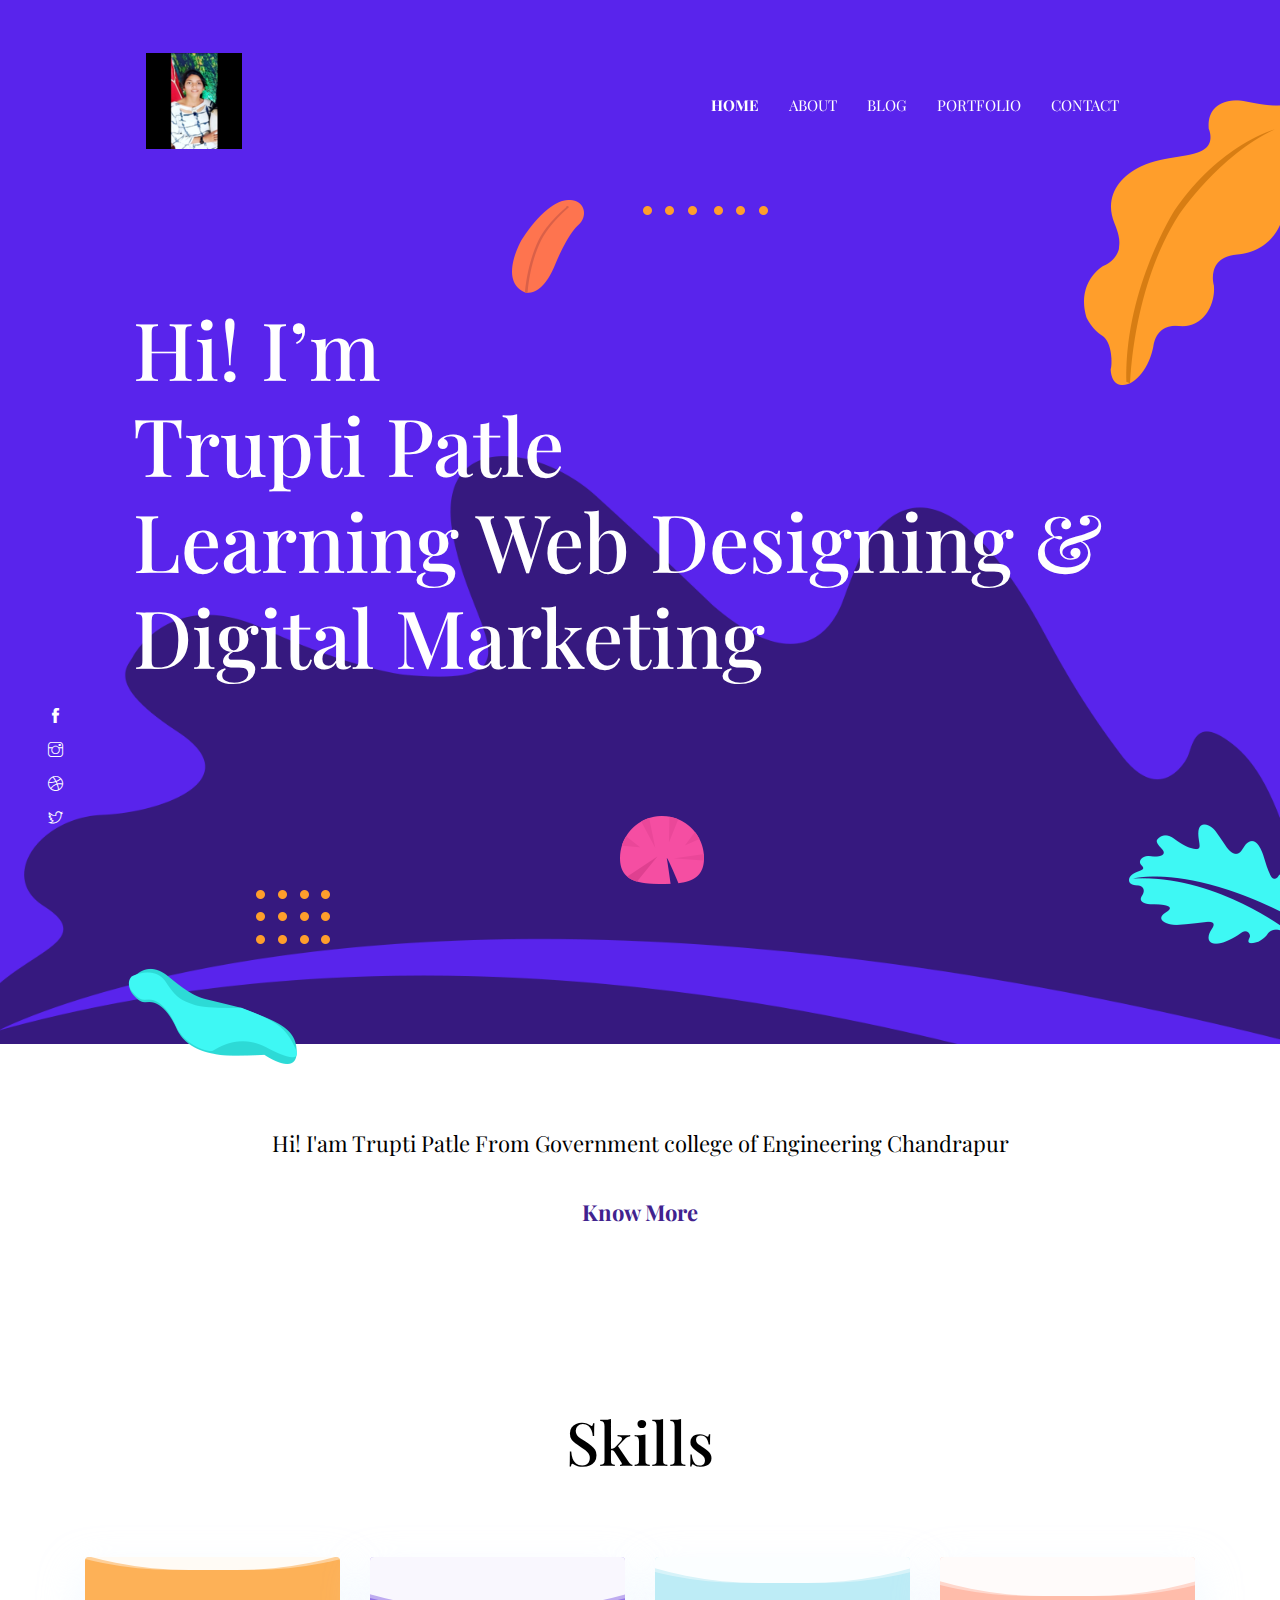
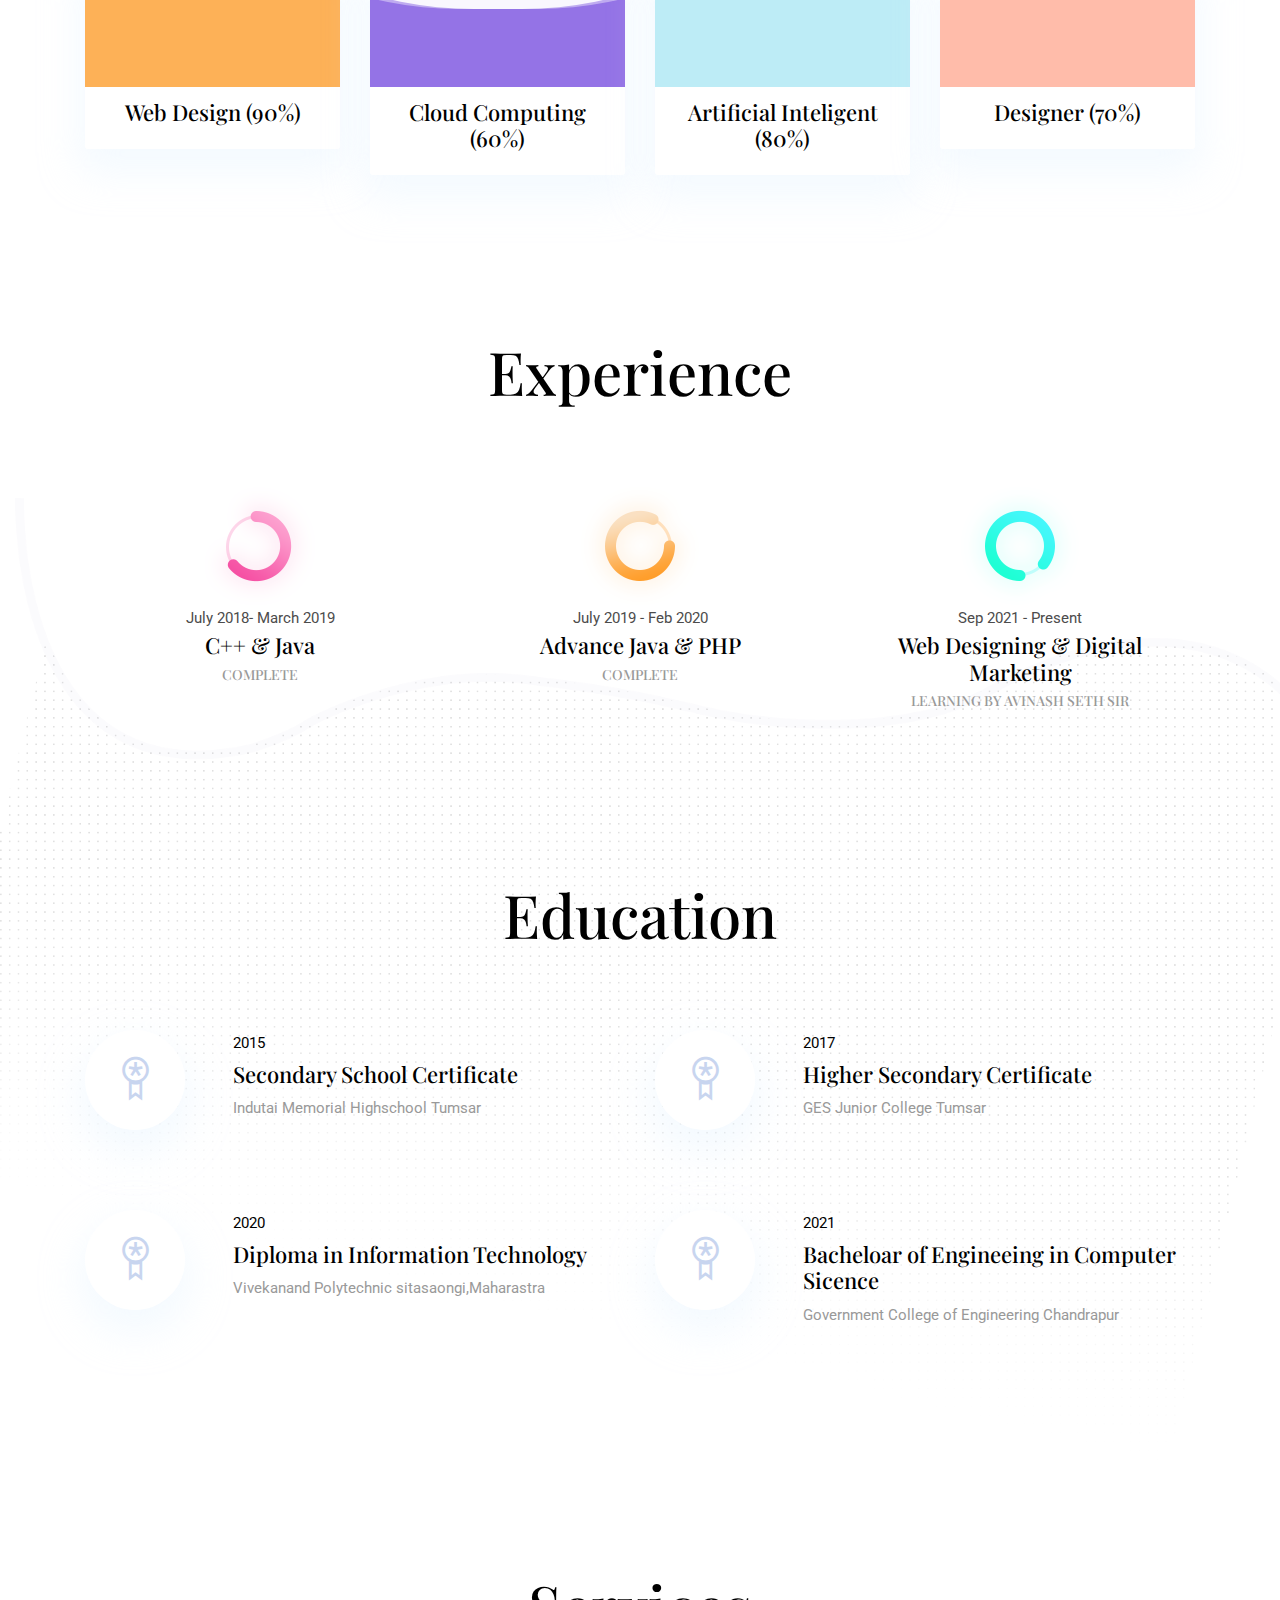
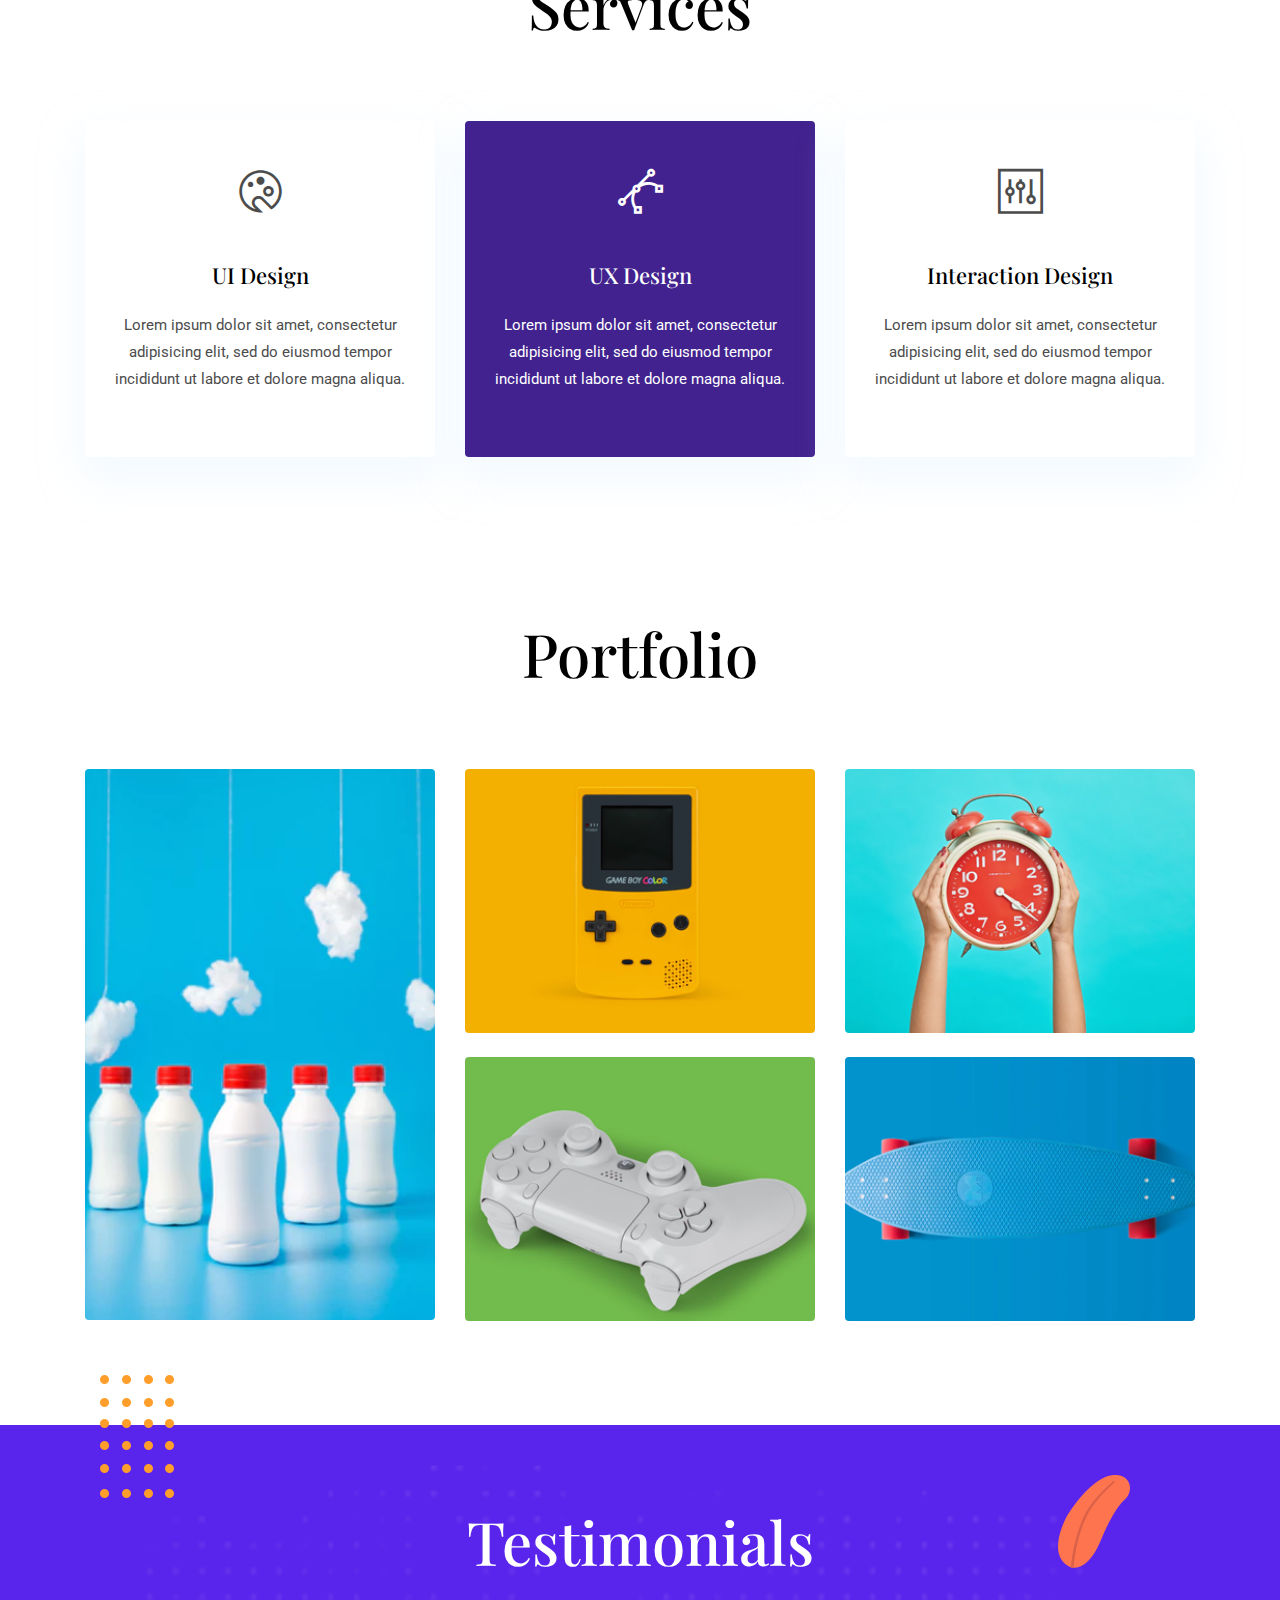
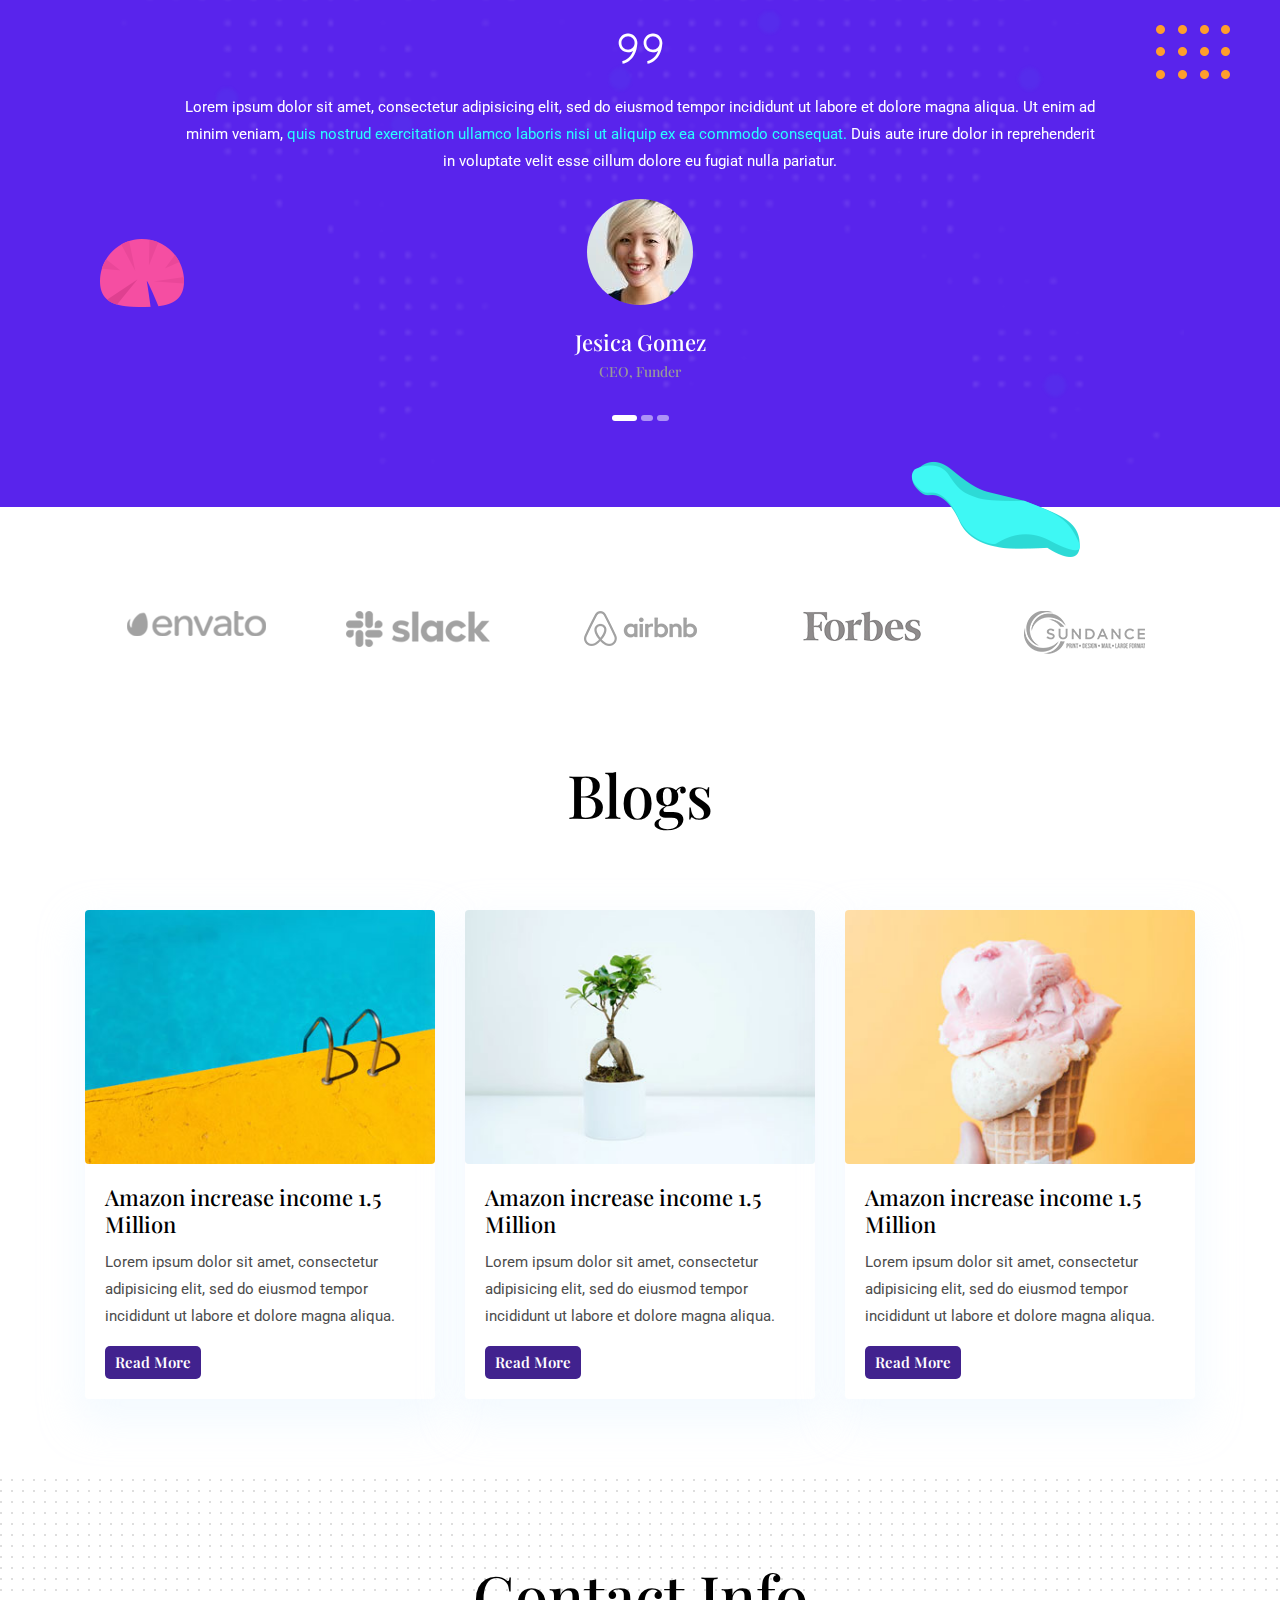
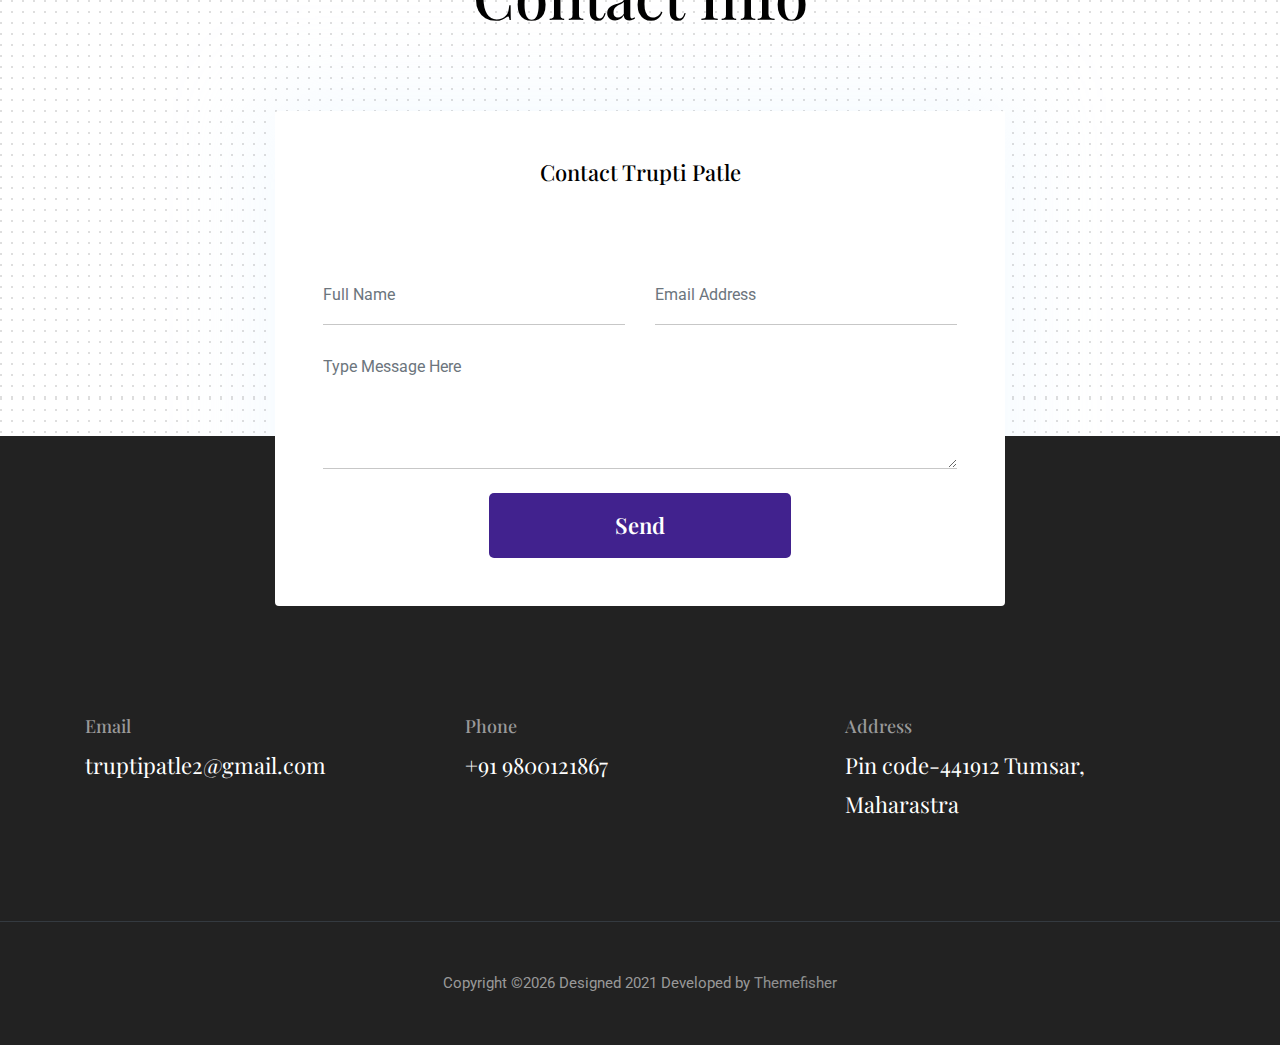
<file: index.html>
<!DOCTYPE html>
<html lang="en">
<head>

  <!-- Basic Page Needs
  ================================================== -->
  <meta charset="utf-8">
  <title>Trupti Patle</title>

  <!-- Mobile Specific Metas
  ================================================== -->
  <meta http-equiv="X-UA-Compatible" content="IE=edge">
  <meta name="description" content="Creative Portfolio Template">
  <meta name="viewport" content="width=device-width, initial-scale=1.0, maximum-scale=5.0">
  <meta name="author" content="Themefisher">
  <meta name="generator" content="Themefisher Kross Template v1.0">
  <!-- Favicon -->
  <link rel="apple-touch-icon" sizes="57x57" href="/favicon/apple-icon-57x57.png">
<link rel="apple-touch-icon" sizes="60x60" href="/favicon/apple-icon-60x60.png">
<link rel="apple-touch-icon" sizes="72x72" href="/favicon/apple-icon-72x72.png">
<link rel="apple-touch-icon" sizes="76x76" href="/favicon/apple-icon-76x76.png">
<link rel="apple-touch-icon" sizes="114x114" href="/favicon/apple-icon-114x114.png">
<link rel="apple-touch-icon" sizes="120x120" href="/favicon/apple-icon-120x120.png">
<link rel="apple-touch-icon" sizes="144x144" href="/favicon/apple-icon-144x144.png">
<link rel="apple-touch-icon" sizes="152x152" href="/favicon/apple-icon-152x152.png">
<link rel="apple-touch-icon" sizes="180x180" href="favicon/apple-icon-180x180.png">
<link rel="icon" type="image/png" sizes="192x192"  href="/favicon/android-icon-192x192.png">
<link rel="icon" type="image/png" sizes="32x32" href="/favicon/favicon-32x32.png">
<link rel="icon" type="image/png" sizes="96x96" href="/favicon/favicon-96x96.png">
<link rel="icon" type="image/png" sizes="16x16" href="/favicon/favicon-16x16.png">
<link rel="manifest" href="/manifest.json">
<meta name="msapplication-TileColor" content="#ffffff">
<meta name="msapplication-TileImage" content="/ms-icon-144x144.png">
<meta name="theme-color" content="#ffffff">
  
  <!-- ** Plugins Needed for the Project ** -->
  <!-- Bootstrap -->
  <link rel="stylesheet" href="plugins/bootstrap/bootstrap.min.css">
  <!-- slick slider -->
  <link rel="stylesheet" href="plugins/slick/slick.css">
  <!-- themefy-icon -->
  <link rel="stylesheet" href="plugins/themify-icons/themify-icons.css">

  <!-- Main Stylesheet -->
  <link href="css/style.css" rel="stylesheet">

</head>
<body>
  

<header class="navigation fixed-top">
  <nav class="navbar navbar-expand-lg navbar-dark">
    <a class="navbar-brand font-tertiary h3" href="index.html"><img src="favicon/favicon-96x96.png" alt="Myself"></a>
    <button class="navbar-toggler" type="button" data-toggle="collapse" data-target="#navigation"
      aria-controls="navigation" aria-expanded="false" aria-label="Toggle navigation">
      <span class="navbar-toggler-icon"></span>
    </button>

    <div class="collapse navbar-collapse text-center" id="navigation">
      <ul class="navbar-nav ml-auto">
        <li class="nav-item active">
          <a class="nav-link" href="index.html">Home</a>
        </li>
        <li class="nav-item">
          <a class="nav-link" href="about.html">about</a>
        </li>
        <li class="nav-item">
          <a class="nav-link" href="blog.html">Blog</a>
        </li>
        <li class="nav-item">
          <a class="nav-link" href="portfolio.html">Portfolio</a>
        </li>
        <li class="nav-item">
          <a class="nav-link" href="contact.html">Contact</a>
        </li>
      </ul>
    </div>
  </nav>
</header>

<!-- hero area -->
<section class="hero-area bg-primary" id="parallax">
  <div class="container">
    <div class="row">
      <div class="col-lg-11 mx-auto">
        <h1 class="text-white font-tertiary">Hi! I’m <br> Trupti Patle <br> Learning Web Designing & Digital Marketing</h1>
      </div>
    </div>
  </div>
  <div class="layer-bg w-100">
    <img class="img-fluid w-100" src="images/illustrations/leaf-bg.png" alt="bg-shape">
  </div>
  <div class="layer" id="l2">
    <img src="images/illustrations/dots-cyan.png" alt="bg-shape">
  </div>
  <div class="layer" id="l3">
    <img src="images/illustrations/leaf-orange.png" alt="bg-shape">
  </div>
  <div class="layer" id="l4">
    <img src="images/illustrations/dots-orange.png" alt="bg-shape">
  </div>
  <div class="layer" id="l5">
    <img src="images/illustrations/leaf-yellow.png" alt="bg-shape">
  </div>
  <div class="layer" id="l6">
    <img src="images/illustrations/leaf-cyan.png" alt="bg-shape">
  </div>
  <div class="layer" id="l7">
    <img src="images/illustrations/dots-group-orange.png" alt="bg-shape">
  </div>
  <div class="layer" id="l8">
    <img src="images/illustrations/leaf-pink-round.png" alt="bg-shape">
  </div>
  <div class="layer" id="l9">
    <img src="images/illustrations/leaf-cyan-2.png" alt="bg-shape">
  </div>
  <!-- social icon -->
  <ul class="list-unstyled ml-5 mt-3 position-relative zindex-1">
    <li class="mb-3"><a class="text-white" href="https://themefisher.com/"><i class="ti-facebook"></i></a></li>
    <li class="mb-3"><a class="text-white" href="https://themefisher.com/"><i class="ti-instagram"></i></a></li>
    <li class="mb-3"><a class="text-white" href="https://themefisher.com/"><i class="ti-dribbble"></i></a></li>
    <li class="mb-3"><a class="text-white" href="https://themefisher.com/"><i class="ti-twitter"></i></a></li>
  </ul>
  <!-- /social icon -->
</section>
<!-- /hero area -->

<!-- about -->
<section class="section">
  <div class="container">
    <div class="row">
      <div class="col-lg-10 mx-auto text-center">
        <p class="font-secondary paragraph-lg text-dark">Hi! I'am Trupti Patle From Government college of Engineering Chandrapur</p>
        <a href="about.html" class="btn btn-transparent">know more</a>
      </div>
    </div>
  </div>
</section>
<!-- /about -->

<!-- skills -->
<section class="section">
  <div class="container">
    <div class="row">
      <div class="col-lg-12 text-center">
        <h2 class="section-title">Skills</h2>
      </div>
      <div class="col-lg-3 col-sm-6 mb-4 mb-lg-0">
        <div class="card shadow text-center">
          <div class="position-relative rounded-top progress-wrapper" data-color="#fdb157">
            <div class="wave" data-progress="90%"></div>
          </div>
          <div class="card-footer bg-white">
            <h4 class="card-title">Web Design (90%)</h4>
          </div>
        </div>
      </div>
      <div class="col-lg-3 col-sm-6 mb-4 mb-lg-0">
        <div class="card shadow text-center">
          <div class="position-relative rounded-top progress-wrapper" data-color="#9473e6">
            <div class="wave" data-progress="60%"></div>
          </div>
          <div class="card-footer bg-white">
            <h4 class="card-title">Cloud Computing (60%)</h4>
          </div>
        </div>
      </div>
      <div class="col-lg-3 col-sm-6 mb-4 mb-lg-0">
        <div class="card shadow text-center">
          <div class="position-relative rounded-top progress-wrapper" data-color="#bdecf6">
            <div class="wave" data-progress="80%"></div>
          </div>
          <div class="card-footer bg-white">
            <h4 class="card-title">Artificial Inteligent (80%)</h4>
          </div>
        </div>
      </div>
      <div class="col-lg-3 col-sm-6 mb-4 mb-lg-0">
        <div class="card shadow text-center">
          <div class="position-relative rounded-top progress-wrapper" data-color="#ffbcaa">
            <div class="wave" data-progress="70%"></div>
          </div>
          <div class="card-footer bg-white">
            <h4 class="card-title">Designer (70%)</h4>
          </div>
        </div>
      </div>
    </div>
  </div>
</section>
<!-- /skills -->

<!-- experience -->
<section class="section">
  <div class="container">
    <div class="row justify-content-around">
      <div class="col-lg-12 text-center">
        <h2 class="section-title">Experience</h2>
      </div>
      <div class="col-lg-3 col-md-4 text-center">
        <img src="images/experience/icon-1.png" alt="icon">
        <p class="mb-0">July 2018- March 2019</p>
        <h4>C++ & Java</h4>
        <h6 class="text-light">COMPLETE</h6>
      </div>
      <div class="col-lg-3 col-md-4 text-center">
        <img src="images/experience/icon-2.png" alt="icon">
        <p class="mb-0">July 2019 - Feb 2020</p>
        <h4>Advance Java & PHP</h4>
        <h6 class="text-light">COMPLETE</h6>
      </div>
      <div class="col-lg-3 col-md-4 text-center">
        <img src="images/experience/icon-3.png" alt="icon">
        <p class="mb-0">Sep 2021 - Present</p>
        <h4>Web Designing & Digital Marketing</h4>
        <h6 class="text-light">LEARNING BY AVINASH SETH SIR</h6>
      </div>
    </div>
  </div>
</section>
<!-- ./experience -->

<!-- education -->
<section class="section position-relative">
  <div class="container">
    <div class="row">
      <div class="col-lg-12 text-center">
        <h2 class="section-title">Education</h2>
      </div>
      <div class="col-lg-6 col-md-6 mb-80">
        <div class="d-flex">
          <div class="mr-lg-5 mr-3">
            <i class="ti-medall icon icon-light icon-bg bg-white shadow rounded-circle d-block"></i>
          </div>
          <div>
            <p class="text-dark mb-1">2015</p>
            <h4>Secondary School Certificate</h4>
            <p class="mb-0 text-light">Indutai Memorial Highschool Tumsar</p>
          </div>
        </div>
      </div>
      <div class="col-lg-6 col-md-6 mb-80">
        <div class="d-flex">
          <div class="mr-lg-5 mr-3">
            <i class="ti-medall icon icon-light icon-bg bg-white shadow rounded-circle d-block"></i>
          </div>
          <div>
            <p class="text-dark mb-1">2017</p>
            <h4>Higher Secondary Certificate</h4>
            <p class="mb-0 text-light">GES Junior College Tumsar</p>
          </div>
        </div>
      </div>
      <div class="col-lg-6 col-md-6 mb-80">
        <div class="d-flex">
          <div class="mr-lg-5 mr-3">
            <i class="ti-medall icon icon-light icon-bg bg-white shadow rounded-circle d-block"></i>
          </div>
          <div>
            <p class="text-dark mb-1">2020</p>
            <h4>Diploma in Information Technology</h4>
            <p class="mb-0 text-light">Vivekanand Polytechnic sitasaongi,Maharastra</p>
          </div>
        </div>
      </div>
      <div class="col-lg-6 col-md-6 mb-80">
        <div class="d-flex">
          <div class="mr-lg-5 mr-3">
            <i class="ti-medall icon icon-light icon-bg bg-white shadow rounded-circle d-block"></i>
          </div>
          <div>
            <p class="text-dark mb-1">2021</p>
            <h4>Bacheloar of Engineeing in Computer Sicence</h4>
            <p class="mb-0 text-light">Government College of Engineering Chandrapur</p>
          </div>
        </div>
      </div>
    </div>
  </div>
  <!-- bg image -->
  <img class="img-fluid edu-bg-image w-100" src="images/backgrounds/education-bg.png" alt="bg-image">
</section>
<!-- /education -->

<!-- services -->
<section class="section">
  <div class="container">
    <div class="row">
      <div class="col-12 text-center">
        <h2 class="section-title">Services</h2>
      </div>
      <div class="col-md-4 mb-4 mb-md-0">
        <div class="card hover-shadow shadow">
          <div class="card-body text-center px-4 py-5">
            <i class="ti-palette icon mb-5 d-inline-block"></i>
            <h4 class="mb-4">UI Design</h4>
            <p>Lorem ipsum dolor sit amet, consectetur adipisicing elit, sed do eiusmod tempor incididunt ut labore et
              dolore magna aliqua.</p>
          </div>
        </div>
      </div>
      <div class="col-md-4 mb-4 mb-md-0">
        <div class="card active-bg-primary hover-shadow shadow">
          <div class="card-body text-center px-4 py-5">
            <i class="ti-vector icon mb-5 d-inline-block"></i>
            <h4 class="mb-4">UX Design</h4>
            <p>Lorem ipsum dolor sit amet, consectetur adipisicing elit, sed do eiusmod tempor incididunt ut labore et
              dolore magna aliqua.</p>
          </div>
        </div>
      </div>
      <div class="col-md-4 mb-4 mb-md-0">
        <div class="card hover-shadow shadow">
          <div class="card-body text-center px-4 py-5">
            <i class="ti-panel icon mb-5 d-inline-block"></i>
            <h4 class="mb-4">Interaction Design</h4>
            <p>Lorem ipsum dolor sit amet, consectetur adipisicing elit, sed do eiusmod tempor incididunt ut labore et
              dolore magna aliqua.</p>
          </div>
        </div>
      </div>
    </div>
  </div>
</section>
<!-- /services -->

<!-- portfolio -->
<section class="section">
  <div class="container">
    <div class="row">
      <div class="col-12 text-center">
        <h2 class="section-title">Portfolio</h2>
      </div>
    </div>
    <div class="row shuffle-wrapper">
      <div class="col-lg-4 col-6 mb-4 shuffle-item">
        <div class="position-relative rounded hover-wrapper">
          <img src="images/portfolio/item-1.png" alt="portfolio-image" class="img-fluid rounded w-100">
          <div class="hover-overlay">
            <div class="hover-content">
              <a class="btn btn-light btn-sm" href="#!">view project</a>
            </div>
          </div>
        </div>
      </div>
      <div class="col-lg-4 col-6 mb-4 shuffle-item">
        <div class="position-relative rounded hover-wrapper">
          <img src="images/portfolio/item-2.png" alt="portfolio-image" class="img-fluid rounded w-100">
          <div class="hover-overlay">
            <div class="hover-content">
              <a class="btn btn-light btn-sm" href="#!">view project</a>
            </div>
          </div>
        </div>
      </div>
      <div class="col-lg-4 col-6 mb-4 shuffle-item">
        <div class="position-relative rounded hover-wrapper">
          <img src="images/portfolio/item-3.png" alt="portfolio-image" class="img-fluid rounded w-100">
          <div class="hover-overlay">
            <div class="hover-content">
              <a class="btn btn-light btn-sm" href="#!">view project</a>
            </div>
          </div>
        </div>
      </div>
      <div class="col-lg-4 col-6 mb-4 shuffle-item">
        <div class="position-relative rounded hover-wrapper">
          <img src="images/portfolio/item-4.png" alt="portfolio-image" class="img-fluid rounded w-100">
          <div class="hover-overlay">
            <div class="hover-content">
              <a class="btn btn-light btn-sm" href="#!">view project</a>
            </div>
          </div>
        </div>
      </div>
      <div class="col-lg-4 col-6 mb-4 shuffle-item">
        <div class="position-relative rounded hover-wrapper">
          <img src="images/portfolio/item-5.png" alt="portfolio-image" class="img-fluid rounded w-100">
          <div class="hover-overlay">
            <div class="hover-content">
              <a class="btn btn-light btn-sm" href="#!">view project</a>
            </div>
          </div>
        </div>
      </div>
    </div>
  </div>
</section>
<!-- /portfolio -->

<!-- testimonial -->
<section class="section bg-primary position-relative testimonial-bg-shapes">
  <div class="container">
    <div class="row">
      <div class="col-12 text-center">
        <h2 class="section-title text-white mb-5">Testimonials</h2>
      </div>
      <div class="col-lg-10 mx-auto testimonial-slider">
        <!-- slider-item -->
        <div class="text-center testimonial-content">
          <i class="ti-quote-right text-white icon mb-4 d-inline-block"></i>
          <p class="text-white mb-4">Lorem ipsum dolor sit amet, consectetur adipisicing elit, sed do eiusmod tempor
            incididunt ut labore et dolore magna aliqua. Ut enim ad minim veniam, <strong>quis nostrud exercitation
              ullamco laboris nisi ut aliquip ex ea commodo consequat.</strong> Duis aute irure dolor in reprehenderit
            in voluptate velit esse cillum dolore eu fugiat nulla pariatur.</p>
          <img class="img-fluid rounded-circle mb-4 d-inline-block" src="images/testimonial/client-1.png"
            alt="client-image">
          <h4 class="text-white">Jesica Gomez</h4>
          <h6 class="text-light mb-4">CEO, Funder</h6>
        </div>
        <!-- slider-item -->
        <div class="text-center testimonial-content">
          <i class="ti-quote-right text-white icon mb-4 d-inline-block"></i>
          <p class="text-white mb-4">Lorem ipsum dolor sit amet, consectetur adipisicing elit, sed do eiusmod tempor
            incididunt ut labore et dolore magna aliqua. Ut enim ad minim veniam, <strong>quis nostrud exercitation
              ullamco
              laboris nisi ut aliquip ex ea commodo consequat.</strong> Duis aute irure dolor in reprehenderit in
            voluptate velit
            esse cillum dolore eu fugiat nulla pariatur.</p>
          <img class="img-fluid rounded-circle mb-4 d-inline-block" src="images/testimonial/client-1.png"
            alt="client-image">
          <h4 class="text-white">Jesica Gomez</h4>
          <h6 class="text-light mb-4">CEO, Funder</h6>
        </div>
        <!-- slider-item -->
        <div class="text-center testimonial-content">
          <i class="ti-quote-right text-white icon mb-4 d-inline-block"></i>
          <p class="text-white mb-4">Lorem ipsum dolor sit amet, consectetur adipisicing elit, sed do eiusmod tempor
            incididunt ut labore et dolore magna aliqua. Ut enim ad minim veniam, <strong>quis nostrud exercitation
              ullamco
              laboris nisi ut aliquip ex ea commodo consequat.</strong> Duis aute irure dolor in reprehenderit in
            voluptate velit
            esse cillum dolore eu fugiat nulla pariatur.</p>
          <img class="img-fluid rounded-circle mb-4 d-inline-block" src="images/testimonial/client-1.png"
            alt="client-image">
          <h4 class="text-white">Jesica Gomez</h4>
          <h6 class="text-light mb-4">CEO, Funder</h6>
        </div>
      </div>
    </div>
  </div>
  <!-- bg shapes -->
  <img src="images/backgrounds/map.png" alt="map" class="img-fluid bg-map">
  <img src="images/illustrations/dots-group-v.png" alt="bg-shape" class="img-fluid bg-shape-1">
  <img src="images/illustrations/leaf-orange.png" alt="bg-shape" class="img-fluid bg-shape-2">
  <img src="images/illustrations/dots-group-sm.png" alt="bg-shape" class="img-fluid bg-shape-3">
  <img src="images/illustrations/leaf-pink-round.png" alt="bg-shape" class="img-fluid bg-shape-4">
  <img src="images/illustrations/leaf-cyan.png" alt="bg-shape" class="img-fluid bg-shape-5">
</section>
<!-- /testimonial -->

<!-- client logo slider -->
<section class="section pb-0">
  <div class="container">
    <div class="client-logo-slider d-flex align-items-center">
      <a href="contact.html" class="text-center d-block outline-0 p-4"><img class="d-unset img-fluid"
          src="images/clients-logo/client-logo-1.png" alt="client-logo"></a>
      <a href="contact.html" class="text-center d-block outline-0 p-4"><img class="d-unset img-fluid"
          src="images/clients-logo/client-logo-2.png" alt="client-logo"></a>
      <a href="contact.html" class="text-center d-block outline-0 p-4"><img class="d-unset img-fluid"
          src="images/clients-logo/client-logo-3.png" alt="client-logo"></a>
      <a href="contact.html" class="text-center d-block outline-0 p-4"><img class="d-unset img-fluid"
          src="images/clients-logo/client-logo-4.png" alt="client-logo"></a>
      <a href="contact.html" class="text-center d-block outline-0 p-4"><img class="d-unset img-fluid"
          src="images/clients-logo/client-logo-5.png" alt="client-logo"></a>
      <a href="contact.html" class="text-center d-block outline-0 p-4"><img class="d-unset img-fluid"
          src="images/clients-logo/client-logo-1.png" alt="client-logo"></a>
      <a href="contact.html" class="text-center d-block outline-0 p-4"><img class="d-unset img-fluid"
          src="images/clients-logo/client-logo-2.png" alt="client-logo"></a>
      <a href="contact.html" class="text-center d-block outline-0 p-4"><img class="d-unset img-fluid"
          src="images/clients-logo/client-logo-3.png" alt="client-logo"></a>
      <a href="contact.html" class="text-center d-block outline-0 p-4"><img class="d-unset img-fluid"
          src="images/clients-logo/client-logo-4.png" alt="client-logo"></a>
      <a href="contact.html" class="text-center d-block outline-0 p-4"><img class="d-unset img-fluid"
          src="images/clients-logo/client-logo-5.png" alt="client-logo"></a>
    </div>
  </div>
</section>
<!-- /client logo slider -->

<!-- blog -->
<section class="section">
  <div class="container">
    <div class="row">
      <div class="col-12 text-center">
        <h2 class="section-title">Blogs</h2>
      </div>
      <div class="col-lg-4 col-sm-6 mb-4 mb-lg-0">
        <article class="card shadow">
          <img class="rounded card-img-top" src="images/blog/post-3.jpg" alt="post-thumb">
          <div class="card-body">
            <h4 class="card-title"><a class="text-dark" href="blog-single.html">Amazon increase income 1.5 Million</a>
            </h4>
            <p class="cars-text">Lorem ipsum dolor sit amet, consectetur adipisicing elit, sed do eiusmod tempor
              incididunt ut labore et
              dolore magna aliqua.</p>
            <a href="blog-single.html" class="btn btn-xs btn-primary">Read More</a>
          </div>
        </article>
      </div>
      <div class="col-lg-4 col-sm-6 mb-4 mb-lg-0">
        <article class="card shadow">
          <img class="rounded card-img-top" src="images/blog/post-4.jpg" alt="post-thumb">
          <div class="card-body">
            <h4 class="card-title"><a class="text-dark" href="blog-single.html">Amazon increase income 1.5 Million</a>
            </h4>
            <p class="cars-text">Lorem ipsum dolor sit amet, consectetur adipisicing elit, sed do eiusmod tempor
              incididunt ut labore et
              dolore magna aliqua.</p>
            <a href="blog-single.html" class="btn btn-xs btn-primary">Read More</a>
          </div>
        </article>
      </div>
      <div class="col-lg-4 col-sm-6 mb-4 mb-lg-0">
        <article class="card shadow">
          <img class="rounded card-img-top" src="images/blog/post-2.jpg" alt="post-thumb">
          <div class="card-body">
            <h4 class="card-title"><a class="text-dark" href="blog-single.html">Amazon increase income 1.5 Million</a>
            </h4>
            <p class="cars-text">Lorem ipsum dolor sit amet, consectetur adipisicing elit, sed do eiusmod tempor
              incididunt ut labore et
              dolore magna aliqua.</p>
            <a href="blog-single.html" class="btn btn-xs btn-primary">Read More</a>
          </div>
        </article>
      </div>
    </div>
  </div>
</section>
<!-- /blog -->

<!-- contact -->
<section class="section section-on-footer" data-background="images/backgrounds/bg-dots.png">
  <div class="container">
    <div class="row">
      <div class="col-12 text-center">
        <h2 class="section-title">Contact Info</h2>
      </div>
      <div class="col-lg-8 mx-auto">
        <div class="bg-white rounded text-center p-5 shadow-down">
          <h4 class="mb-80">Contact Trupti Patle</h4>
          <form action="#" class="row">
            <div class="col-md-6">
              <input type="text" id="name" name="name" placeholder="Full Name" class="form-control px-0 mb-4" required>
            </div>
            <div class="col-md-6">
              <input type="email" id="email" name="email" placeholder="Email Address" class="form-control px-0 mb-4" required>
            </div>
            <div class="col-12">
              <textarea name="message" id="message" class="form-control px-0 mb-4"
                placeholder="Type Message Here" required></textarea>
            </div>
            <div class="col-lg-6 col-10 mx-auto">
              <button class="btn btn-primary w-100">send</button>
            </div>
          </form>
        </div>
      </div>
    </div>
  </div>
</section>
<!-- /contact -->

<!-- footer -->
<footer class="bg-dark footer-section">
  <div class="section">
    <div class="container">
      <div class="row">
        <div class="col-md-4">
          <h5 class="text-light">Email</h5>
          <p class="text-white paragraph-lg font-secondary">truptipatle2@gmail.com</p>
        </div>
        <div class="col-md-4">
          <h5 class="text-light">Phone</h5>
          <p class="text-white paragraph-lg font-secondary">+91 9800121867</p>
        </div>
        <div class="col-md-4">
          <h5 class="text-light">Address</h5>
          <p class="text-white paragraph-lg font-secondary">Pin code-441912   Tumsar, Maharastra</p>
        </div>
      </div>
    </div>
  </div>
  <div class="border-top text-center border-dark py-5">
    <p class="mb-0 text-light">Copyright &copy;<script>
        var CurrentYear = new Date().getFullYear()
        document.write(CurrentYear)
      </script> Designed 2021 Developed by <a class="text-white-50" href="Themefisher">Themefisher</a></p>
  </div>
</footer>
<!-- /footer -->

<!-- jQuery -->
<script src="plugins/jQuery/jquery.min.js"></script>
<!-- Bootstrap JS -->
<script src="plugins/bootstrap/bootstrap.min.js"></script>
<!-- slick slider -->
<script src="plugins/slick/slick.min.js"></script>
<!-- filter -->
<script src="plugins/shuffle/shuffle.min.js"></script>

<!-- Main Script -->
<script src="js/script.js"></script>

</body>
</html>
</file>
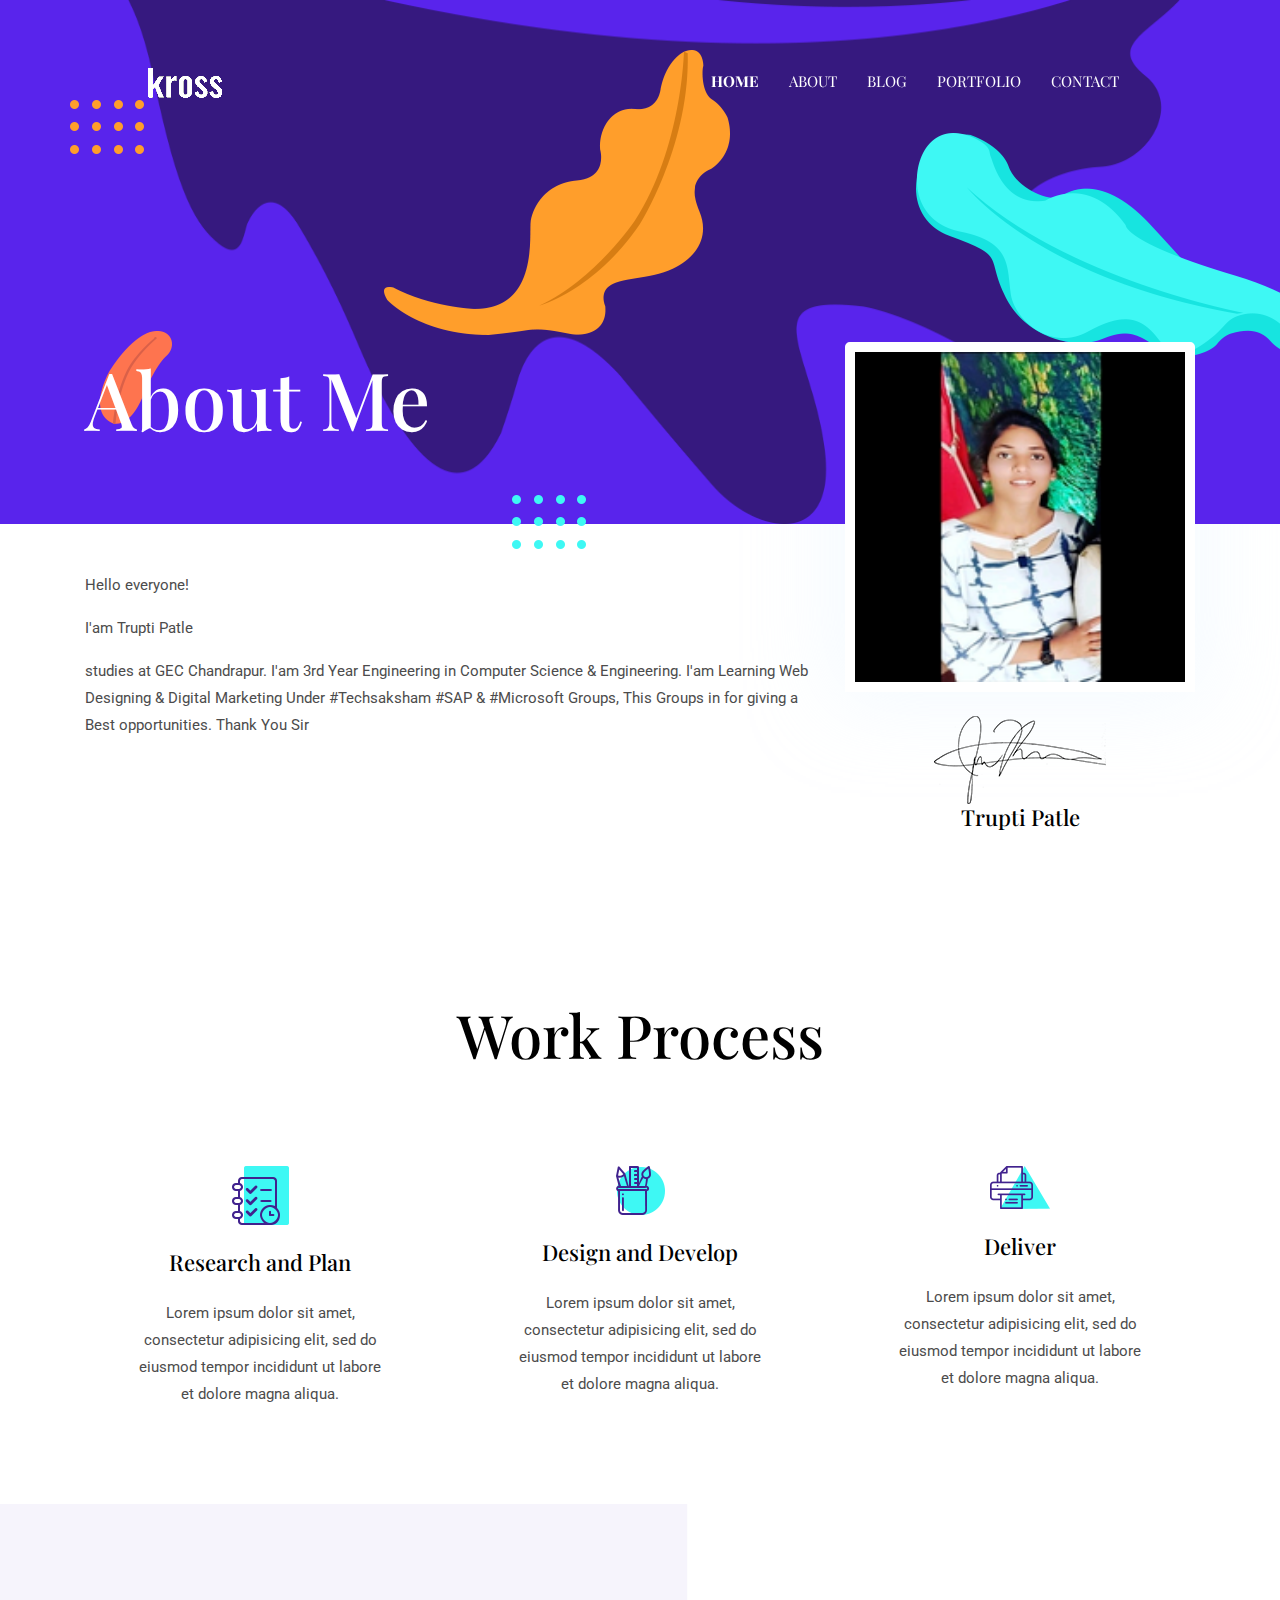
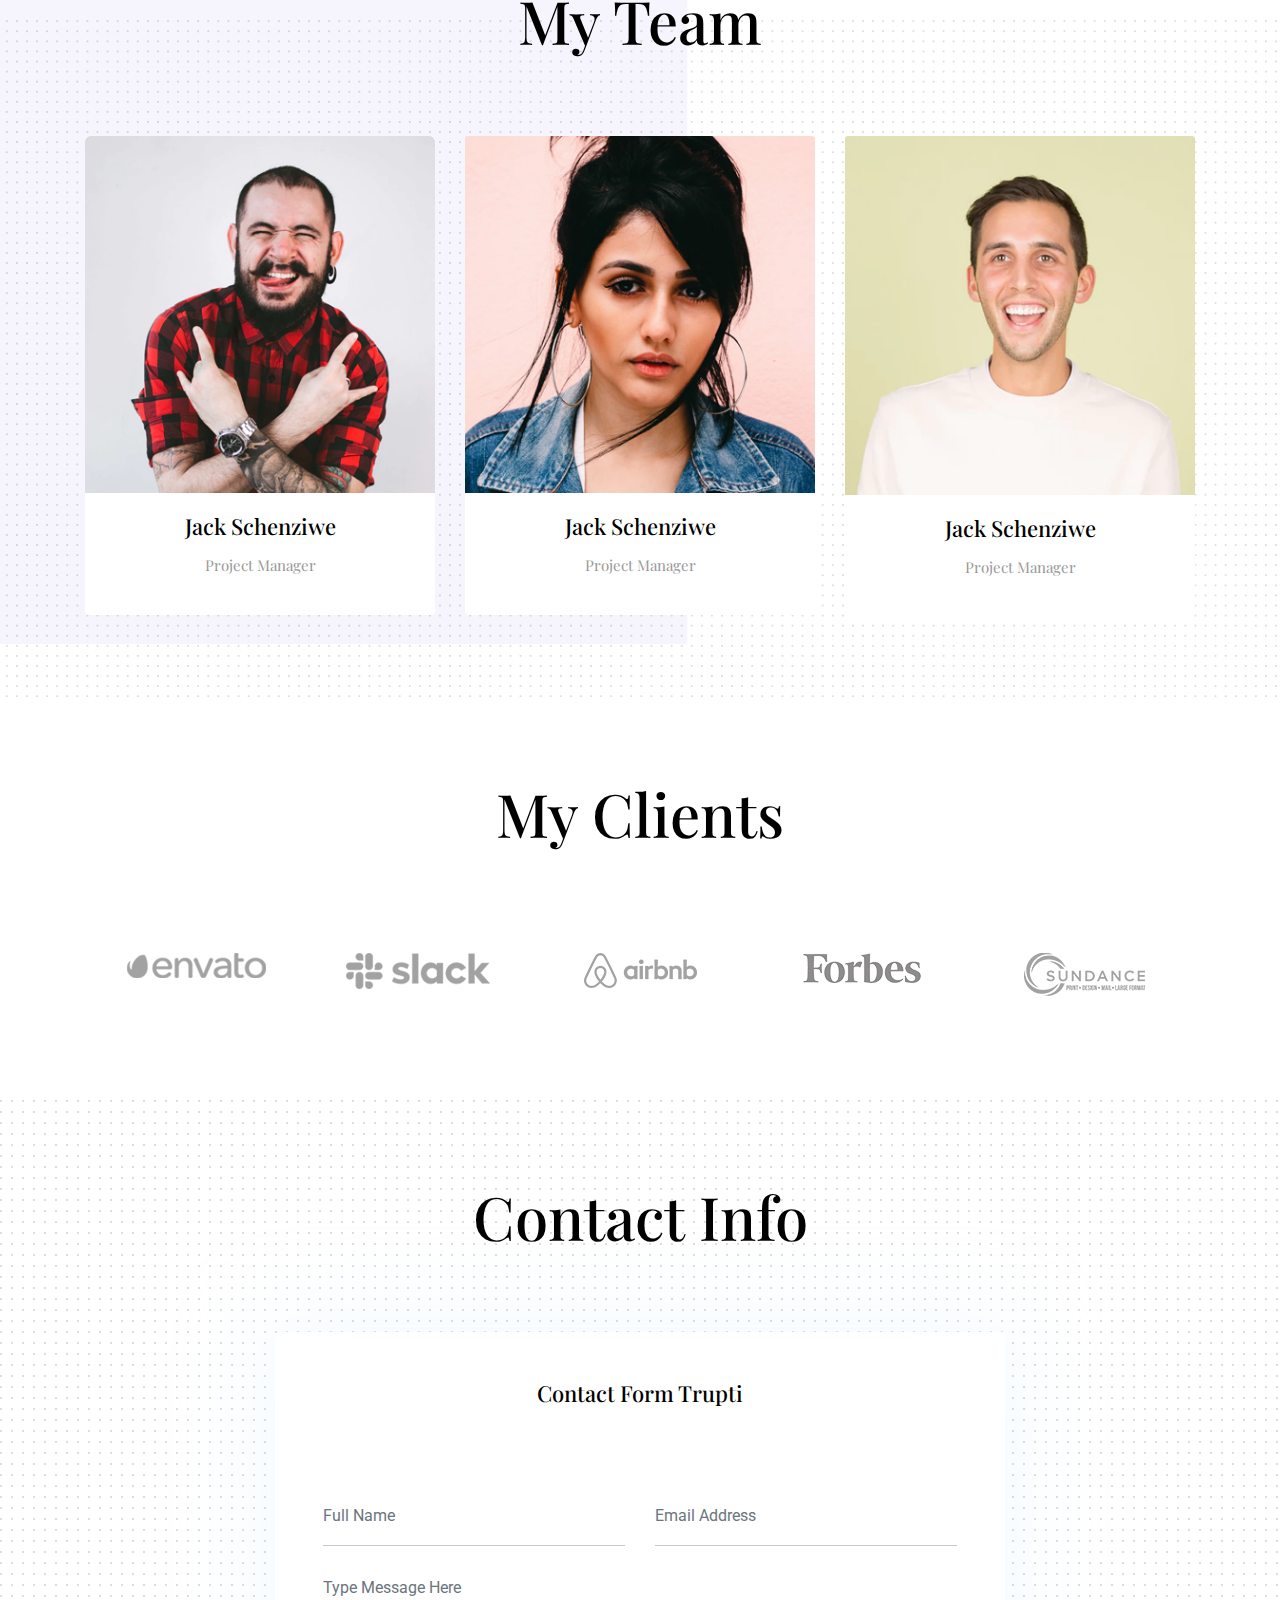
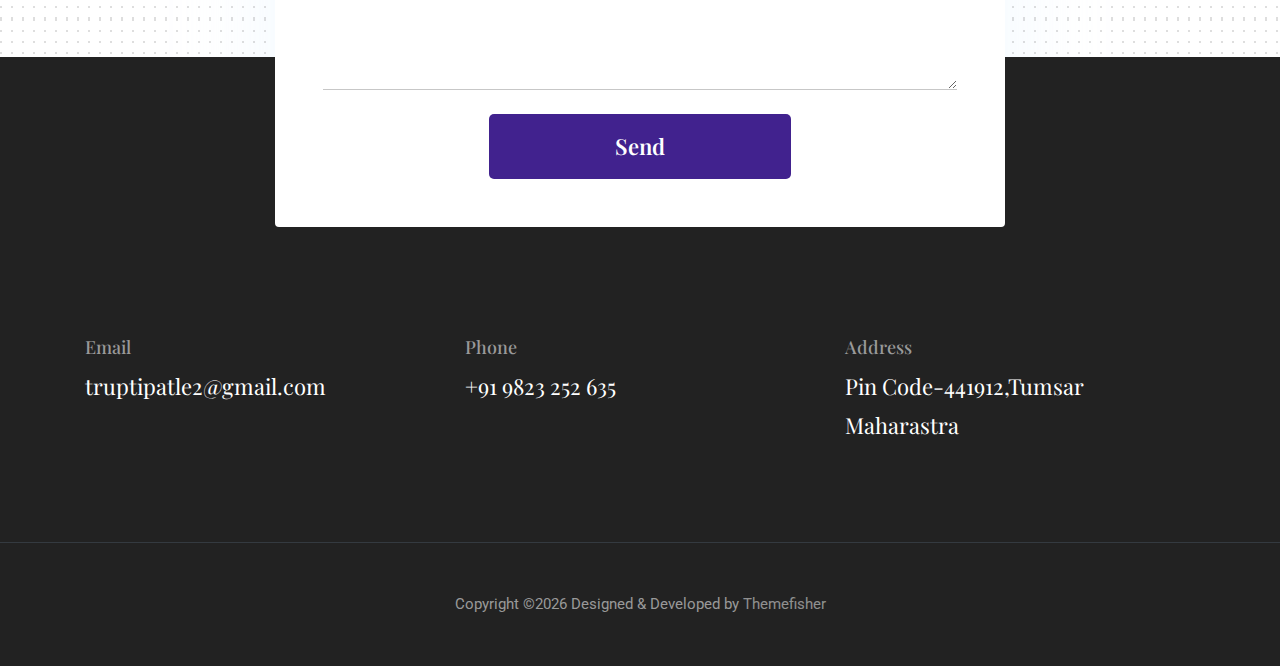
<file: about.html>
<!DOCTYPE html>
<html lang="en">
<head>

  <!-- Basic Page Needs
  ================================================== -->
  <meta charset="utf-8">
  <title>Trupti Patle</title>

  <!-- Mobile Specific Metas
  ================================================== -->
  <meta http-equiv="X-UA-Compatible" content="IE=edge">
  <meta name="description" content="Creative Portfolio Template">
  <meta name="viewport" content="width=device-width, initial-scale=1.0, maximum-scale=5.0">
  <meta name="author" content="Themefisher">
  <meta name="generator" content="Themefisher Kross Template v1.0">
  <!-- Favicon -->
  <link rel="apple-touch-icon" sizes="57x57" href="/favicon/apple-icon-57x57.png">
  <link rel="apple-touch-icon" sizes="60x60" href="/favicon/apple-icon-60x60.png">
  <link rel="apple-touch-icon" sizes="72x72" href="/favicon/apple-icon-72x72.png">
  <link rel="apple-touch-icon" sizes="76x76" href="/favicon/apple-icon-76x76.png">
  <link rel="apple-touch-icon" sizes="114x114" href="/favicon/apple-icon-114x114.png">
  <link rel="apple-touch-icon" sizes="120x120" href="/favicon/apple-icon-120x120.png">
  <link rel="apple-touch-icon" sizes="144x144" href="/favicon/apple-icon-144x144.png">
  <link rel="apple-touch-icon" sizes="152x152" href="/favicon/apple-icon-152x152.png">
  <link rel="apple-touch-icon" sizes="180x180" href="favicon/apple-icon-180x180.png">
  <link rel="icon" type="image/png" sizes="192x192"  href="/favicon/android-icon-192x192.png">
  <link rel="icon" type="image/png" sizes="32x32" href="/favicon/favicon-32x32.png">
  <link rel="icon" type="image/png" sizes="96x96" href="/favicon/favicon-96x96.png">
  <link rel="icon" type="image/png" sizes="16x16" href="/favicon/favicon-16x16.png">
  <link rel="manifest" href="/manifest.json">
  <meta name="msapplication-TileColor" content="#ffffff">
  <meta name="msapplication-TileImage" content="/ms-icon-144x144.png">
  <meta name="theme-color" content="#ffffff">
  
  <!-- ** Plugins Needed for the Project ** -->
  <!-- Bootstrap -->
  <link rel="stylesheet" href="plugins/bootstrap/bootstrap.min.css">
  <!-- slick slider -->
  <link rel="stylesheet" href="plugins/slick/slick.css">
  <!-- themefy-icon -->
  <link rel="stylesheet" href="plugins/themify-icons/themify-icons.css">

  <!-- Main Stylesheet -->
  <link href="css/style.css" rel="stylesheet">

</head>
<body>
  

<header class="navigation fixed-top">
  <nav class="navbar navbar-expand-lg navbar-dark">
    <a class="navbar-brand font-tertiary h3" href="index.html"><img src="images/logo.png" alt="Myself"></a>
    <button class="navbar-toggler" type="button" data-toggle="collapse" data-target="#navigation"
      aria-controls="navigation" aria-expanded="false" aria-label="Toggle navigation">
      <span class="navbar-toggler-icon"></span>
    </button>

    <div class="collapse navbar-collapse text-center" id="navigation">
      <ul class="navbar-nav ml-auto">
        <li class="nav-item active">
          <a class="nav-link" href="index.html">Home</a>
        </li>
        <li class="nav-item">
          <a class="nav-link" href="about.html">about</a>
        </li>
        <li class="nav-item">
          <a class="nav-link" href="blog.html">Blog</a>
        </li>
        <li class="nav-item">
          <a class="nav-link" href="portfolio.html">Portfolio</a>
        </li>
        <li class="nav-item">
          <a class="nav-link" href="contact.html">Contact</a>
        </li>
      </ul>
    </div>
  </nav>
</header>

<!-- page title -->
<section class="page-title-alt bg-primary position-relative">
  <div class="container">
    <div class="row">
      <div class="col-12">
        <h1 class="text-white font-tertiary">About Me</h1>
      </div>
    </div>
  </div>
  <!-- background shapes -->
  <img src="images/illustrations/leaf-bg-top.png" alt="illustrations" class="bg-shape-1 w-100">
  <img src="images/illustrations/dots-group-sm.png" alt="illustrations" class="bg-shape-2">
  <img src="images/illustrations/leaf-yellow.png" alt="illustrations" class="bg-shape-3">
  <img src="images/illustrations/leaf-orange.png" alt="illustrations" class="bg-shape-4">
  <img src="images/illustrations/dots-group-cyan.png" alt="illustrations" class="bg-shape-5">
  <img src="images/illustrations/leaf-cyan-lg.png" alt="illustrations" class="bg-shape-6">
</section>
<!-- /page title -->

<!-- about -->
<section class="section pt-5">
  <div class="container">
    <div class="row">
      <div class="col-md-8">
        <p>Hello everyone!</p>
        <p>I'am Trupti Patle</p>
        <p>studies at GEC Chandrapur. I'am 3rd Year Engineering in Computer Science & Engineering.
          I'am Learning Web Designing & Digital Marketing Under #Techsaksham #SAP & #Microsoft Groups,
        This Groups in for giving a Best opportunities.
      Thank You Sir  </p>
      </div>
      <div class="col-md-4 text-center drag-lg-top">
        <div class="shadow-down mb-4">
          <img src="favicon/apple-icon.png" alt="author" class="img-fluid w-100 rounded-lg border-thick border-white">
        </div>
        <img src="images/about/signature.png" alt="signature" class="img-fluid">
        <h4>Trupti Patle</h4>
      </div>
    </div>
  </div>
</section>
<!-- /about -->

<!-- Work Process -->
<section class="section">
  <div class="container">
    <div class="row justify-content-around">
      <div class="col-lg-12 text-center">
        <h2 class="section-title">Work Process</h2>
      </div>
      <div class="col-lg-3 col-md-4 text-center hover-shadow pt-3">
        <div class="">
          <img src="images/icons/plan.png" class="mb-4" alt="icon">
          <h4 class="mb-4">Research and Plan</h4>
          <p>Lorem ipsum dolor sit amet, consectetur adipisicing elit, sed do eiusmod tempor incididunt ut labore et
            dolore magna aliqua.</p>
        </div>
      </div>
      <div class="col-lg-3 col-md-4 text-center hover-shadow pt-3">
        <img src="images/icons/design.png" class="mb-4" alt="icon">
        <h4 class="mb-4">Design and Develop</h4>
        <p>Lorem ipsum dolor sit amet, consectetur adipisicing elit, sed do eiusmod tempor incididunt ut labore et
          dolore magna aliqua.</p>
      </div>
      <div class="col-lg-3 col-md-4 text-center hover-shadow pt-3">
        <img src="images/icons/print.png" class="mb-4" alt="icon">
        <h4 class="mb-4">Deliver</h4>
        <p>Lorem ipsum dolor sit amet, consectetur adipisicing elit, sed do eiusmod tempor incididunt ut labore et
          dolore magna aliqua.</p>
      </div>
    </div>
  </div>
</section>
<!-- ./Work Process -->

<!-- team -->
<section class="section bg-cover" data-background="images/backgrounds/team-bg.png">
  <div class="container">
    <div class="row">
      <div class="col-12 text-center">
        <h2 class="section-title">My Team</h2>
      </div>
      <div class="col-md-4 col-sm-6 mb-4 mb-md-0">
        <div class="card text-center">
          <img src="images/team/member-1.png" class="card-img-top">
          <div class="card-body">
            <h4 class="card-title">Jack Schenziwe</h4>
            <p class="text-light font-secondary">Project Manager</p>
          </div>
        </div>
      </div>
      <div class="col-md-4 col-sm-6 mb-4 mb-md-0">
        <div class="card text-center">
          <img src="images/team/member-2.png" class="card-img-top">
          <div class="card-body">
            <h4 class="card-title">Jack Schenziwe</h4>
            <p class="text-light font-secondary">Project Manager</p>
          </div>
        </div>
      </div>
      <div class="col-md-4 col-sm-6 mb-4 mb-md-0">
        <div class="card text-center">
          <img src="images/team/member-3.png" class="card-img-top">
          <div class="card-body">
            <h4 class="card-title">Jack Schenziwe</h4>
            <p class="text-light font-secondary">Project Manager</p>
          </div>
        </div>
      </div>
    </div>
  </div>
</section>
<!-- /team -->

<!-- clients -->
<section class="section">
  <div class="container">
    <div class="row">
      <div class="col-12 text-center">
        <h2 class="section-title">My Clients</h2>
      </div>
    </div>
    <div class="row">
      <div class="col-12">
        <div class="client-logo-slider d-flex align-items-center">
          <a href="contact.html" class="text-center d-block outline-0 p-4"><img class="d-unset img-fluid"
              src="images/clients-logo/client-logo-1.png" alt="client-logo"></a>
          <a href="contact.html" class="text-center d-block outline-0 p-4"><img class="d-unset img-fluid"
              src="images/clients-logo/client-logo-2.png" alt="client-logo"></a>
          <a href="contact.html" class="text-center d-block outline-0 p-4"><img class="d-unset img-fluid"
              src="images/clients-logo/client-logo-3.png" alt="client-logo"></a>
          <a href="contact.html" class="text-center d-block outline-0 p-4"><img class="d-unset img-fluid"
              src="images/clients-logo/client-logo-4.png" alt="client-logo"></a>
          <a href="contact.html" class="text-center d-block outline-0 p-4"><img class="d-unset img-fluid"
              src="images/clients-logo/client-logo-5.png" alt="client-logo"></a>
          <a href="contact.html" class="text-center d-block outline-0 p-4"><img class="d-unset img-fluid"
              src="images/clients-logo/client-logo-1.png" alt="client-logo"></a>
          <a href="contact.html" class="text-center d-block outline-0 p-4"><img class="d-unset img-fluid"
              src="images/clients-logo/client-logo-2.png" alt="client-logo"></a>
          <a href="contact.html" class="text-center d-block outline-0 p-4"><img class="d-unset img-fluid"
              src="images/clients-logo/client-logo-3.png" alt="client-logo"></a>
          <a href="contact.html" class="text-center d-block outline-0 p-4"><img class="d-unset img-fluid"
              src="images/clients-logo/client-logo-4.png" alt="client-logo"></a>
          <a href="contact.html" class="text-center d-block outline-0 p-4"><img class="d-unset img-fluid"
              src="images/clients-logo/client-logo-5.png" alt="client-logo"></a>
        </div>
      </div>
    </div>
  </div>
</section>
<!-- /clients -->

<!-- contact -->
<section class="section section-on-footer" data-background="images/backgrounds/bg-dots.png">
  <div class="container">
    <div class="row">
      <div class="col-12 text-center">
        <h2 class="section-title">Contact Info</h2>
      </div>
      <div class="col-lg-8 mx-auto">
        <div class="bg-white rounded text-center p-5 shadow-down">
          <h4 class="mb-80">Contact Form Trupti</h4>
          <form action="#" class="row">
            <div class="col-md-6">
              <input type="text" id="name" name="name" placeholder="Full Name" class="form-control px-0 mb-4" required>
            </div>
            <div class="col-md-6">
              <input type="email" id="email" name="email" placeholder="Email Address" class="form-control px-0 mb-4" required>
            </div>
            <div class="col-12">
              <textarea name="message" id="message" class="form-control px-0 mb-4"
                placeholder="Type Message Here" required></textarea>
            </div>
            <div class="col-lg-6 col-10 mx-auto">
              <button class="btn btn-primary w-100">send</button>
            </div>
          </form>
        </div>
      </div>
    </div>
  </div>
</section>
<!-- /contact -->

<!-- footer -->
<footer class="bg-dark footer-section">
  <div class="section">
    <div class="container">
      <div class="row">
        <div class="col-md-4">
          <h5 class="text-light">Email</h5>
          <p class="text-white paragraph-lg font-secondary">truptipatle2@gmail.com</p>
        </div>
        <div class="col-md-4">
          <h5 class="text-light">Phone</h5>
          <p class="text-white paragraph-lg font-secondary">+91 9823 252 635</p>
        </div>
        <div class="col-md-4">
          <h5 class="text-light">Address</h5>
          <p class="text-white paragraph-lg font-secondary">Pin Code-441912,Tumsar Maharastra</p>
        </div>
      </div>
    </div>
  </div>
  <div class="border-top text-center border-dark py-5">
    <p class="mb-0 text-light">Copyright &copy;<script>
        var CurrentYear = new Date().getFullYear()
        document.write(CurrentYear)
      </script> Designed &amp; Developed by <a class="text-white-50" href="Themefisher">Themefisher</a></p>
  </div>
</footer>
<!-- /footer -->

<!-- jQuery -->
<script src="plugins/jQuery/jquery.min.js"></script>
<!-- Bootstrap JS -->
<script src="plugins/bootstrap/bootstrap.min.js"></script>
<!-- slick slider -->
<script src="plugins/slick/slick.min.js"></script>
<!-- filter -->
<script src="plugins/shuffle/shuffle.min.js"></script>

<!-- Main Script -->
<script src="js/script.js"></script>

</body>
</html>
</file>
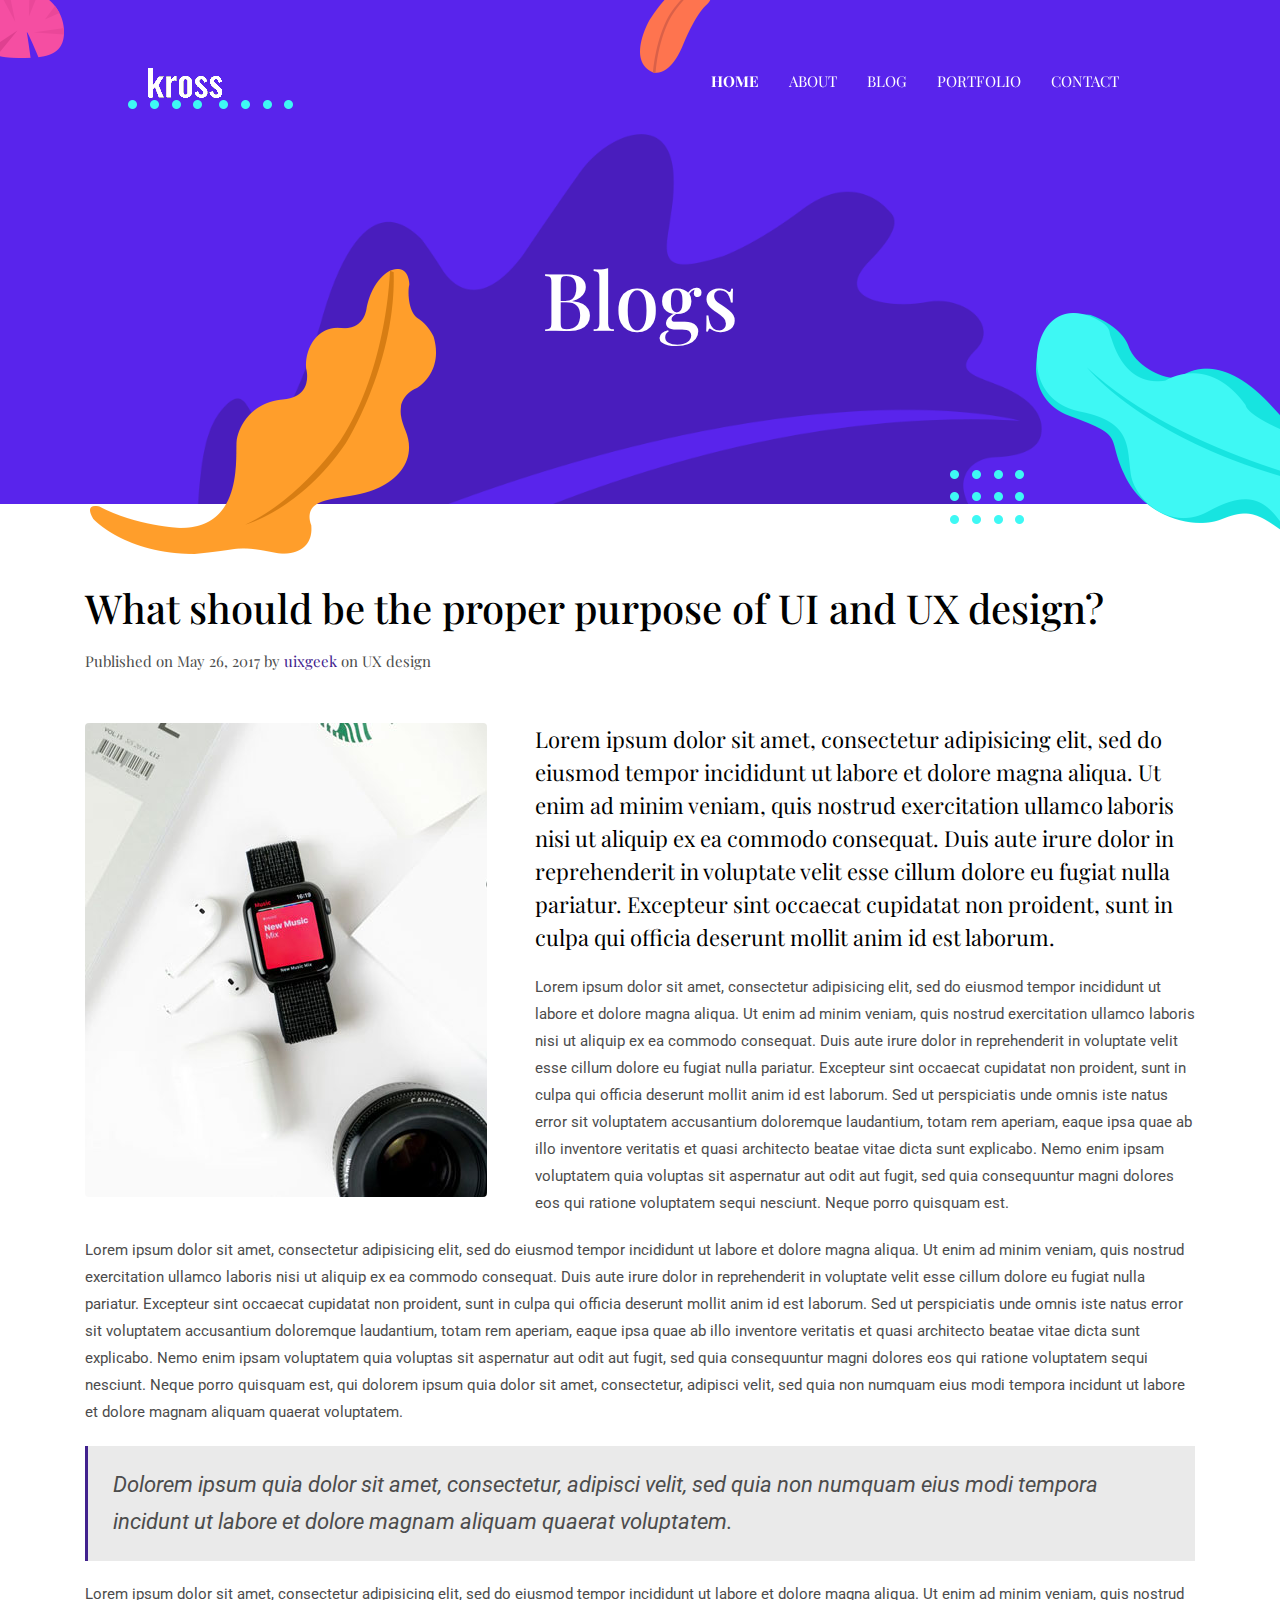
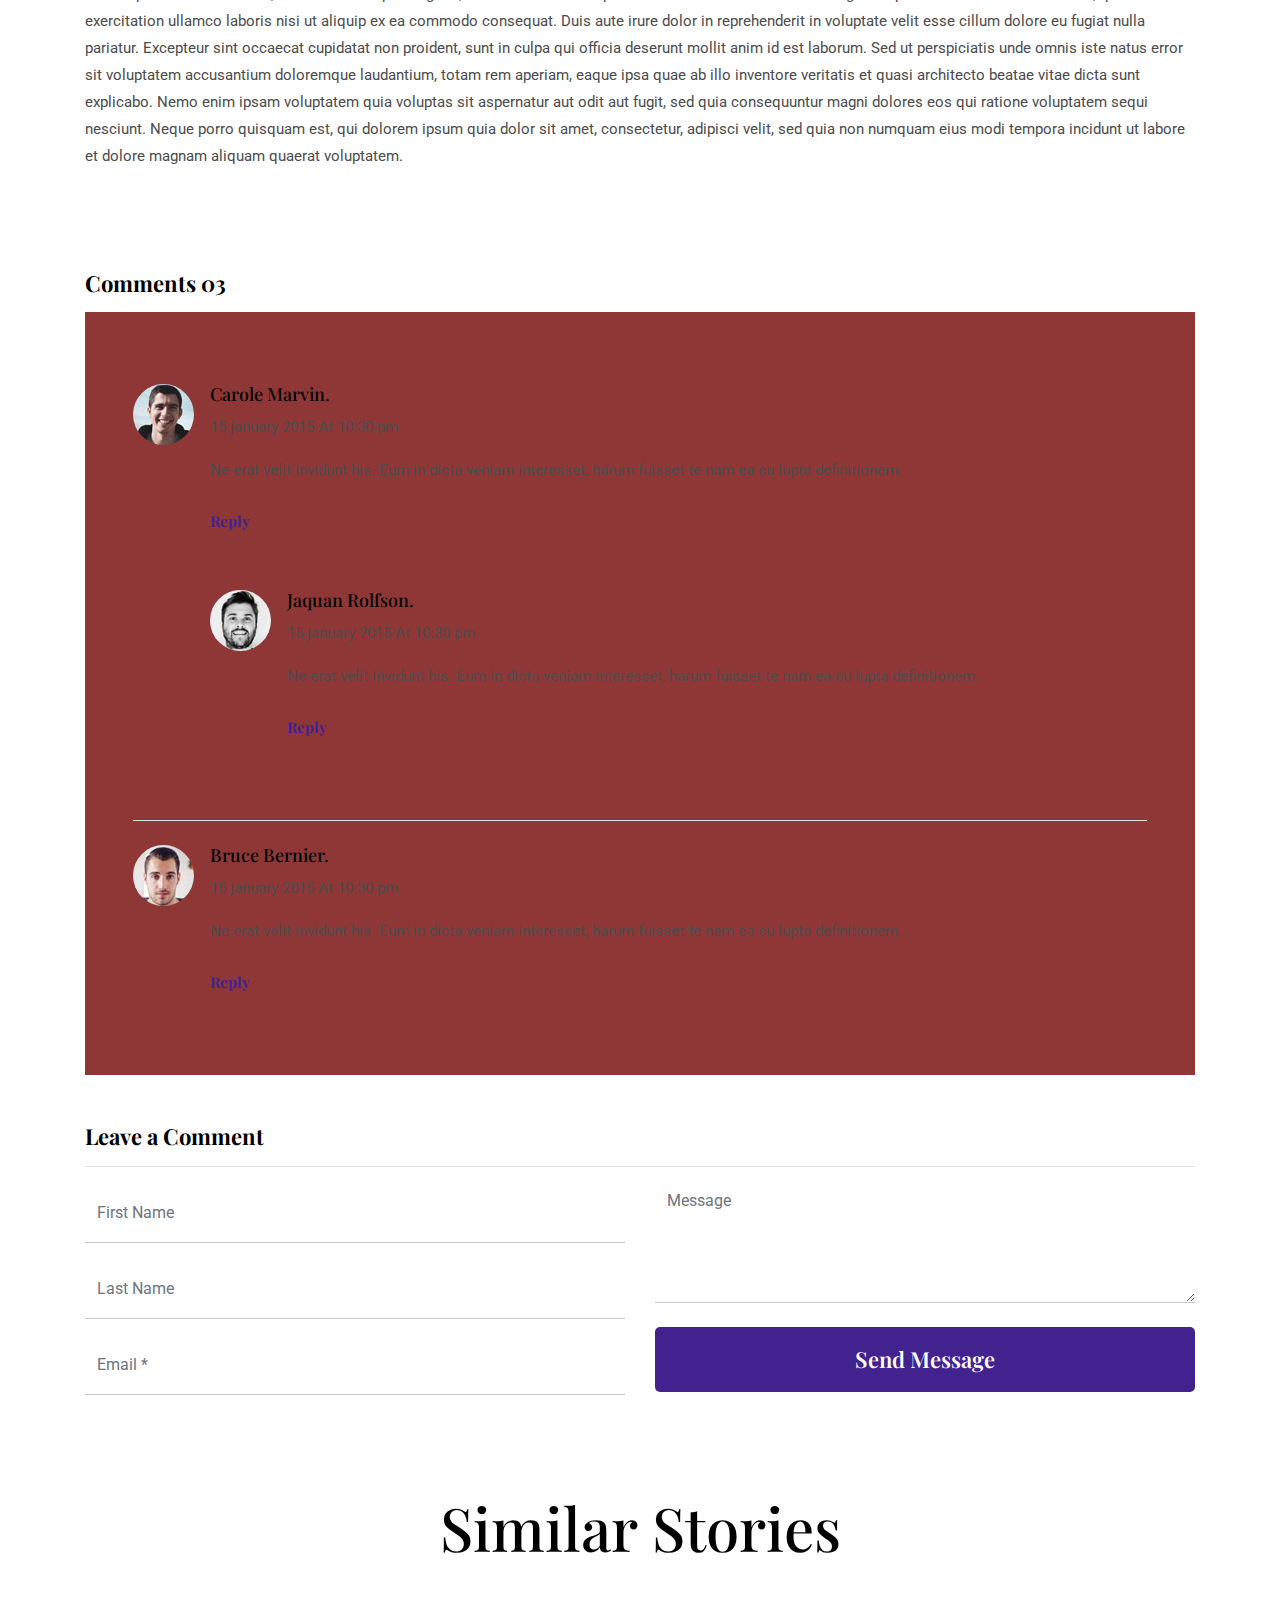
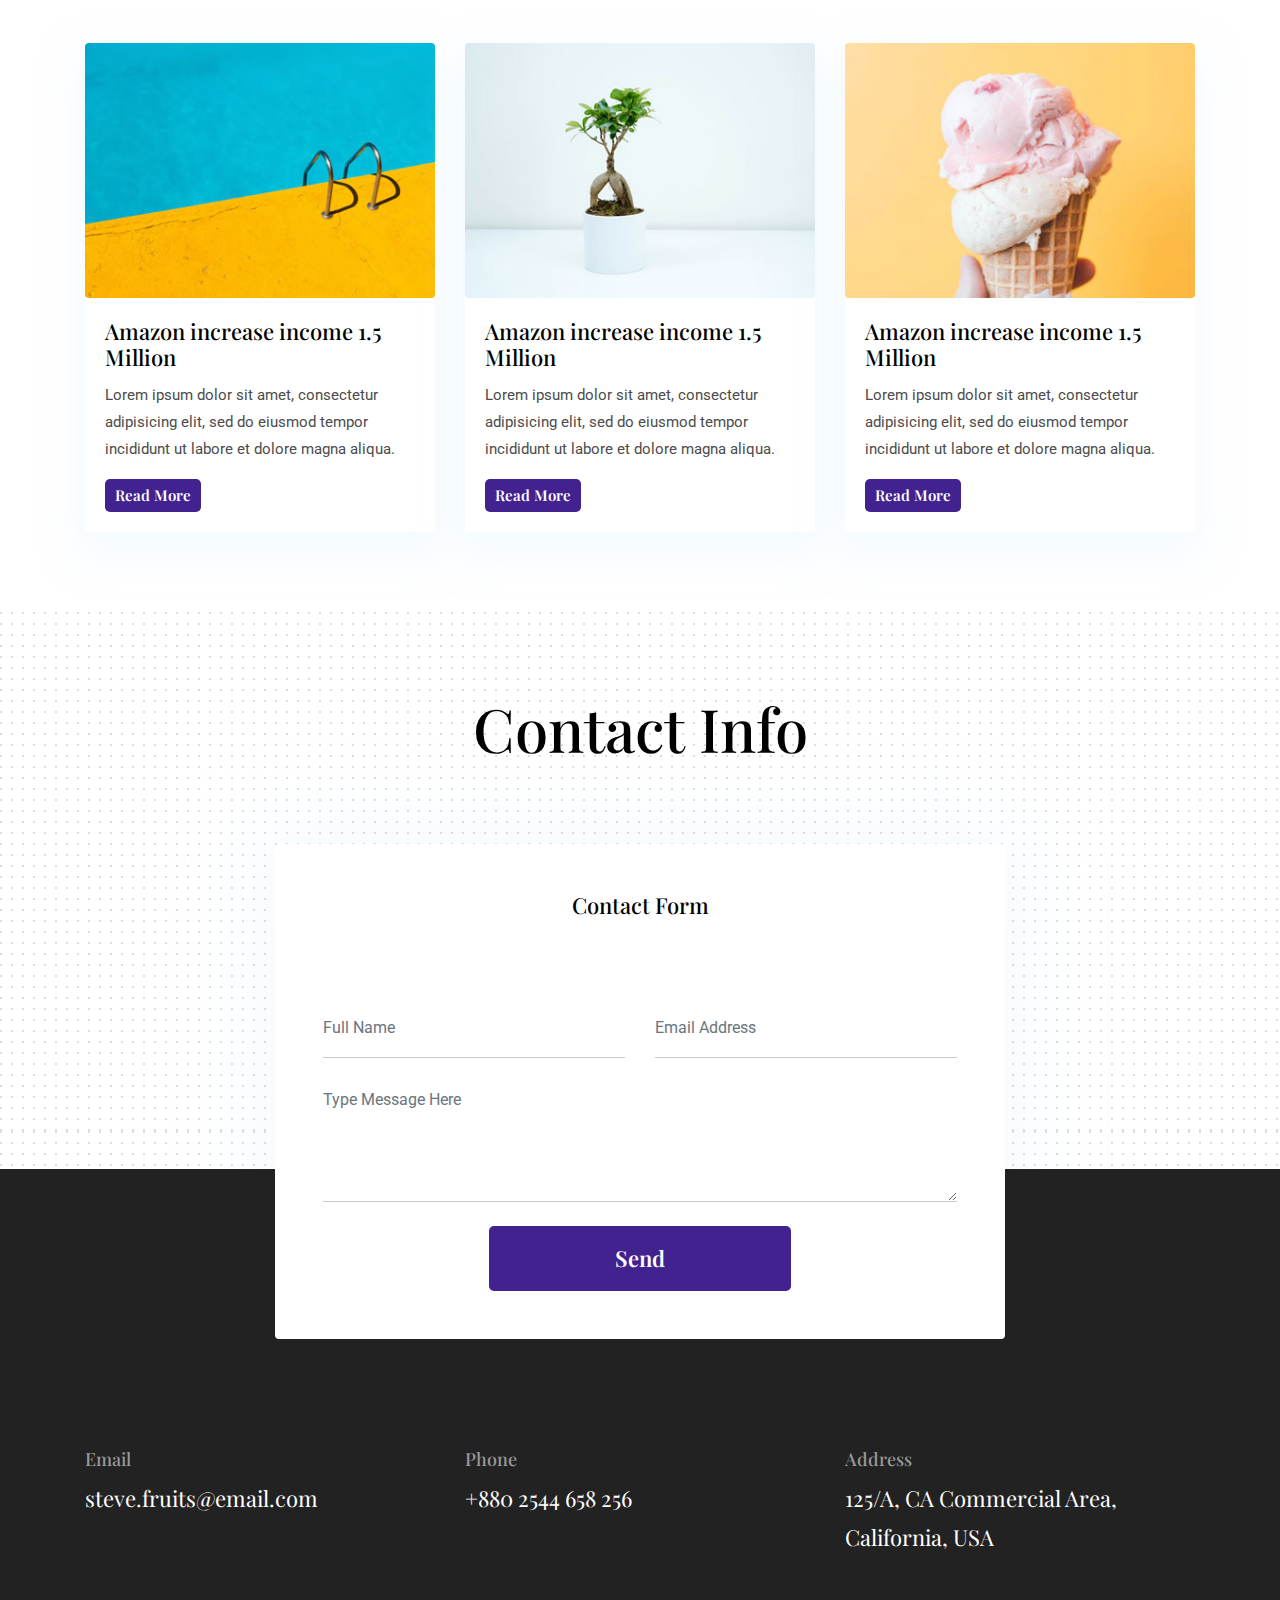
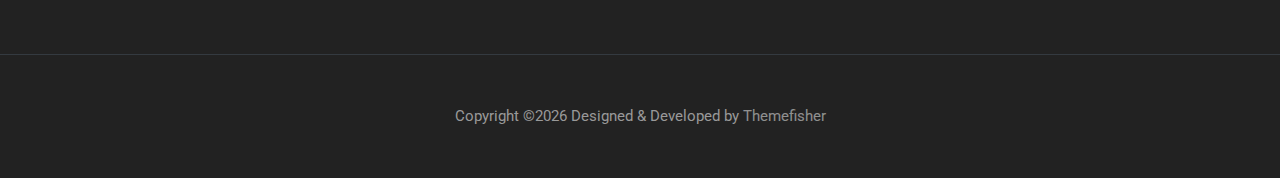
<file: blog-single.html>
<!--
 // WEBSITE: https://themefisher.com
 // TWITTER: https://twitter.com/themefisher
 // FACEBOOK: https://www.facebook.com/themefisher
 // GITHUB: https://github.com/themefisher/
-->

<!-- 
THEME: Kross - Creative Portfolio Template
VERSION: 1.0.0
AUTHOR: Themefisher

HOMEPAGE: https://themefisher.com/products/kross-creative-portfolio-template/
DEMO: https://demo.themefisher.com/kross/
GITHUB: https://github.com/themefisher/meghna-onepage-html5-business-template

Get HUGO Version : https://gethugothemes.com/products/kross-hugo-theme/

WEBSITE: https://themefisher.com
TWITTER: https://twitter.com/themefisher
FACEBOOK: https://www.facebook.com/themefisher
-->

<!DOCTYPE html>
<html lang="en">
<head>

  <!-- Basic Page Needs
  ================================================== -->
  <meta charset="utf-8">
  <title>Kross - Creative Portfolio Template</title>

  <!-- Mobile Specific Metas
  ================================================== -->
  <meta http-equiv="X-UA-Compatible" content="IE=edge">
  <meta name="description" content="Creative Portfolio Template">
  <meta name="viewport" content="width=device-width, initial-scale=1.0, maximum-scale=5.0">
  <meta name="author" content="Themefisher">
  <meta name="generator" content="Themefisher Kross Template v1.0">
  <!-- Favicon -->
  <link rel="shortcut icon" type="image/x-icon" href="images/favicon.png" />
  
  <!-- ** Plugins Needed for the Project ** -->
  <!-- Bootstrap -->
  <link rel="stylesheet" href="plugins/bootstrap/bootstrap.min.css">
  <!-- slick slider -->
  <link rel="stylesheet" href="plugins/slick/slick.css">
  <!-- themefy-icon -->
  <link rel="stylesheet" href="plugins/themify-icons/themify-icons.css">

  <!-- Main Stylesheet -->
  <link href="css/style.css" rel="stylesheet">

</head>
<body>
  

<header class="navigation fixed-top">
  <nav class="navbar navbar-expand-lg navbar-dark">
    <a class="navbar-brand font-tertiary h3" href="index.html"><img src="images/logo.png" alt="Myself"></a>
    <button class="navbar-toggler" type="button" data-toggle="collapse" data-target="#navigation"
      aria-controls="navigation" aria-expanded="false" aria-label="Toggle navigation">
      <span class="navbar-toggler-icon"></span>
    </button>

    <div class="collapse navbar-collapse text-center" id="navigation">
      <ul class="navbar-nav ml-auto">
        <li class="nav-item active">
          <a class="nav-link" href="index.html">Home</a>
        </li>
        <li class="nav-item">
          <a class="nav-link" href="about.html">about</a>
        </li>
        <li class="nav-item">
          <a class="nav-link" href="blog.html">Blog</a>
        </li>
        <li class="nav-item">
          <a class="nav-link" href="portfolio.html">Portfolio</a>
        </li>
        <li class="nav-item">
          <a class="nav-link" href="contact.html">Contact</a>
        </li>
      </ul>
    </div>
  </nav>
</header>

<!-- page title -->
<section class="page-title bg-primary position-relative">
  <div class="container">
    <div class="row">
      <div class="col-12 text-center">
        <h1 class="text-white font-tertiary">Blogs</h1>
      </div>
    </div>
  </div>
  <!-- background shapes -->
  <img src="images/illustrations/page-title.png" alt="illustrations" class="bg-shape-1 w-100">
  <img src="images/illustrations/leaf-pink-round.png" alt="illustrations" class="bg-shape-2">
  <img src="images/illustrations/dots-cyan.png" alt="illustrations" class="bg-shape-3">
  <img src="images/illustrations/leaf-orange.png" alt="illustrations" class="bg-shape-4">
  <img src="images/illustrations/leaf-yellow.png" alt="illustrations" class="bg-shape-5">
  <img src="images/illustrations/dots-group-cyan.png" alt="illustrations" class="bg-shape-6">
  <img src="images/illustrations/leaf-cyan-lg.png" alt="illustrations" class="bg-shape-7">
</section>
<!-- /page title -->

<section class="section">
  <div class="container">
    <div class="row">
      <div class="col-lg-12">
        <h3 class="font-tertiary mb-3">What should be the proper purpose of UI and UX design?</h3>
        <p class="font-secondary mb-5">Published on May 26, 2017 by <span class="text-primary">uixgeek</span
            class="text-primary"> on <span>UX design</span></p>
        <div class="content">
          <img src="images/blog/post-1.jpg" alt="post-thumb" class="img-fluid rounded float-left mr-5 mb-4">
          <strong>Lorem ipsum dolor sit amet, consectetur adipisicing elit, sed do eiusmod tempor incididunt ut labore
            et dolore magna aliqua. Ut enim ad minim veniam, quis nostrud exercitation ullamco laboris nisi ut aliquip
            ex ea commodo consequat. Duis aute irure dolor in reprehenderit in voluptate velit esse cillum dolore eu
            fugiat nulla pariatur. Excepteur sint occaecat cupidatat non proident, sunt in culpa qui officia deserunt
            mollit anim id est laborum.</strong>
          <p>Lorem ipsum dolor sit amet, consectetur adipisicing elit, sed do eiusmod tempor incididunt ut labore et
            dolore magna aliqua. Ut enim ad minim veniam, quis nostrud exercitation ullamco laboris nisi ut aliquip ex
            ea commodo consequat. Duis aute irure dolor in reprehenderit in voluptate velit esse cillum dolore eu fugiat
            nulla pariatur. Excepteur sint occaecat cupidatat non proident, sunt in culpa qui officia deserunt mollit
            anim id est laborum. Sed ut perspiciatis unde omnis iste natus error sit voluptatem accusantium doloremque
            laudantium, totam rem aperiam, eaque ipsa quae ab illo inventore veritatis et quasi architecto beatae vitae
            dicta sunt explicabo. Nemo enim ipsam voluptatem quia voluptas sit aspernatur aut odit aut fugit, sed quia
            consequuntur magni dolores eos qui ratione voluptatem sequi nesciunt. Neque porro quisquam est.</p>
          <p>Lorem ipsum dolor sit amet, consectetur adipisicing elit, sed do eiusmod tempor incididunt ut labore et
            dolore magna aliqua. Ut enim ad minim veniam, quis nostrud exercitation ullamco laboris nisi ut aliquip ex
            ea commodo consequat. Duis aute irure dolor in reprehenderit in voluptate velit esse cillum dolore eu fugiat
            nulla pariatur. Excepteur sint occaecat cupidatat non proident, sunt in culpa qui officia deserunt mollit
            anim id est laborum. Sed ut perspiciatis unde omnis iste natus error sit voluptatem accusantium doloremque
            laudantium, totam rem aperiam, eaque ipsa quae ab illo inventore veritatis et quasi architecto beatae vitae
            dicta sunt explicabo. Nemo enim ipsam voluptatem quia voluptas sit aspernatur aut odit aut fugit, sed quia
            consequuntur magni dolores eos qui ratione voluptatem sequi nesciunt. Neque porro quisquam est, qui dolorem
            ipsum quia dolor sit amet, consectetur, adipisci velit, sed quia non numquam eius modi tempora incidunt ut
            labore et dolore magnam aliquam quaerat voluptatem.</p>
          <blockquote>Dolorem ipsum quia dolor sit amet, consectetur, adipisci velit, sed quia non numquam eius modi
            tempora incidunt ut labore et dolore magnam aliquam quaerat voluptatem.</blockquote>
          <p>Lorem ipsum dolor sit amet, consectetur adipisicing elit, sed do eiusmod tempor incididunt ut labore et
            dolore magna aliqua. Ut enim ad minim veniam, quis nostrud exercitation ullamco laboris nisi ut aliquip ex
            ea commodo consequat. Duis aute irure dolor in reprehenderit in voluptate velit esse cillum dolore eu fugiat
            nulla pariatur. Excepteur sint occaecat cupidatat non proident, sunt in culpa qui officia deserunt mollit
            anim id est laborum. Sed ut perspiciatis unde omnis iste natus error sit voluptatem accusantium doloremque
            laudantium, totam rem aperiam, eaque ipsa quae ab illo inventore veritatis et quasi architecto beatae vitae
            dicta sunt explicabo. Nemo enim ipsam voluptatem quia voluptas sit aspernatur aut odit aut fugit, sed quia
            consequuntur magni dolores eos qui ratione voluptatem sequi nesciunt. Neque porro quisquam est, qui dolorem
            ipsum quia dolor sit amet, consectetur, adipisci velit, sed quia non numquam eius modi tempora incidunt ut
            labore et dolore magnam aliquam quaerat voluptatem.</p>
        </div>
      </div>
    </div>
  </div>
</section>

<section>
  <div class="container">
    <div class="row">
      <div class="col-lg-12">
        <h4 class="font-weight-bold mb-3">Comments 03</h4>
        <div class="bg-gray p-5 mb-4">
          <div class="media border-bottom py-4">
            <img src="images/user-1.jpg" class="img-fluid align-self-start rounded-circle mr-3" alt="">
            <div class="media-body">
              <h5 class="mt-0">Carole Marvin.</h5>
              <p>15 january 2015 At 10:30 pm</p>
              <p>Ne erat velit invidunt his. Eum in dicta veniam interesset, harum fuisset te nam ea cu lupta
                definitionem.</p>
              <a href="#!" class="btn btn-transparent btn-sm pl-0">Reply</a>
              <div class="media my-5">
                <img src="images/user-2.jpg" class="img-fluid align-self-start rounded-circle mr-3" alt="">
                <div class="media-body">
                  <h5 class="mt-0">Jaquan Rolfson.</h5>
                  <p>15 january 2015 At 10:30 pm</p>
                  <p>Ne erat velit invidunt his. Eum in dicta veniam interesset, harum fuisset te nam ea cu lupta
                    definitionem.</p>
                  <a href="#!" class="btn btn-transparent btn-sm pl-0">Reply</a>
                </div>
              </div>
            </div>
          </div>
          <div class="media py-4">
            <img src="images/user-3.jpg" class="img-fluid align-self-start rounded-circle mr-3" alt="">
            <div class="media-body">
              <h5 class="mt-0">Bruce Bernier.</h5>
              <p>15 january 2015 At 10:30 pm</p>
              <p>Ne erat velit invidunt his. Eum in dicta veniam interesset, harum fuisset te nam ea cu lupta
                definitionem.</p>
              <a href="#!" class="btn btn-transparent btn-sm pl-0">Reply</a>
            </div>
          </div>
        </div>
        <div class="mt-5">
          <h4 class="font-weight-bold mb-3 border-bottom pb-3">Leave a Comment</h4>
          <form action="#" class="row">
            <div class="col-md-6">
              <input type="text" class="form-control mb-3" placeholder="First Name" name="fname" id="fname" required>
              <input type="text" class="form-control mb-3" placeholder="Last Name" name="lname" id="lname" required>
              <input type="text" class="form-control mb-3" placeholder="Email *" name="mail" id="mail" required>
            </div>
            <div class="col-md-6">
              <textarea name="comment" id="comment" placeholder="Message" class="form-control mb-4"></textarea required>
              <button type="submit" class="btn btn-primary w-100">Send Message</button>
            </div>
          </form>
        </div>
      </div>
    </div>
  </div>
</section>

<!-- blog -->
<section class="section">
  <div class="container">
    <div class="row">
      <div class="col-12 text-center">
        <h2 class="section-title">Similar Stories</h2>
      </div>
      <div class="col-lg-4 col-sm-6 mb-4 mb-lg-0">
        <article class="card shadow">
          <img class="rounded card-img-top" src="images/blog/post-3.jpg" alt="post-thumb">
          <div class="card-body">
            <h4 class="card-title"><a class="text-dark" href="blog-single.html">Amazon increase income 1.5 Million</a>
            </h4>
            <p class="cars-text">Lorem ipsum dolor sit amet, consectetur adipisicing elit, sed do eiusmod tempor
              incididunt ut labore et
              dolore magna aliqua.</p>
            <a href="blog-single.html" class="btn btn-xs btn-primary">Read More</a>
          </div>
        </article>
      </div>
      <div class="col-lg-4 col-sm-6 mb-4 mb-lg-0">
        <article class="card shadow">
          <img class="rounded card-img-top" src="images/blog/post-4.jpg" alt="post-thumb">
          <div class="card-body">
            <h4 class="card-title"><a class="text-dark" href="blog-single.html">Amazon increase income 1.5 Million</a>
            </h4>
            <p class="cars-text">Lorem ipsum dolor sit amet, consectetur adipisicing elit, sed do eiusmod tempor
              incididunt ut labore et
              dolore magna aliqua.</p>
            <a href="blog-single.html" class="btn btn-xs btn-primary">Read More</a>
          </div>
        </article>
      </div>
      <div class="col-lg-4 col-sm-6 mb-4 mb-lg-0">
        <article class="card shadow">
          <img class="rounded card-img-top" src="images/blog/post-2.jpg" alt="post-thumb">
          <div class="card-body">
            <h4 class="card-title"><a class="text-dark" href="blog-single.html">Amazon increase income 1.5 Million</a>
            </h4>
            <p class="cars-text">Lorem ipsum dolor sit amet, consectetur adipisicing elit, sed do eiusmod tempor
              incididunt ut labore et
              dolore magna aliqua.</p>
            <a href="blog-single.html" class="btn btn-xs btn-primary">Read More</a>
          </div>
        </article>
      </div>
    </div>
  </div>
</section>
<!-- /blog -->

<!-- contact -->
<section class="section section-on-footer" data-background="images/backgrounds/bg-dots.png">
  <div class="container">
    <div class="row">
      <div class="col-12 text-center">
        <h2 class="section-title">Contact Info</h2>
      </div>
      <div class="col-lg-8 mx-auto">
        <div class="bg-white rounded text-center p-5 shadow-down">
          <h4 class="mb-80">Contact Form</h4>
          <form action="#" class="row">
            <div class="col-md-6">
              <input type="text" id="name" name="name" placeholder="Full Name" class="form-control px-0 mb-4" required>
            </div>
            <div class="col-md-6">
              <input type="email" id="email" name="email" placeholder="Email Address" class="form-control px-0 mb-4" required>
            </div>
            <div class="col-12">
              <textarea name="message" id="message" class="form-control px-0 mb-4"
                placeholder="Type Message Here" required></textarea>
            </div>
            <div class="col-lg-6 col-10 mx-auto">
              <button class="btn btn-primary w-100">send</button>
            </div>
          </form>
        </div>
      </div>
    </div>
  </div>
</section>
<!-- /contact -->

<!-- footer -->
<footer class="bg-dark footer-section">
  <div class="section">
    <div class="container">
      <div class="row">
        <div class="col-md-4">
          <h5 class="text-light">Email</h5>
          <p class="text-white paragraph-lg font-secondary">steve.fruits@email.com</p>
        </div>
        <div class="col-md-4">
          <h5 class="text-light">Phone</h5>
          <p class="text-white paragraph-lg font-secondary">+880 2544 658 256</p>
        </div>
        <div class="col-md-4">
          <h5 class="text-light">Address</h5>
          <p class="text-white paragraph-lg font-secondary">125/A, CA Commercial Area, California, USA</p>
        </div>
      </div>
    </div>
  </div>
  <div class="border-top text-center border-dark py-5">
    <p class="mb-0 text-light">Copyright &copy;<script>
        var CurrentYear = new Date().getFullYear()
        document.write(CurrentYear)
      </script> Designed &amp; Developed by <a class="text-white-50" href="Themefisher">Themefisher</a></p>
  </div>
</footer>
<!-- /footer -->

<!-- jQuery -->
<script src="plugins/jQuery/jquery.min.js"></script>
<!-- Bootstrap JS -->
<script src="plugins/bootstrap/bootstrap.min.js"></script>
<!-- slick slider -->
<script src="plugins/slick/slick.min.js"></script>
<!-- filter -->
<script src="plugins/shuffle/shuffle.min.js"></script>

<!-- Main Script -->
<script src="js/script.js"></script>

</body>
</html>
</file>
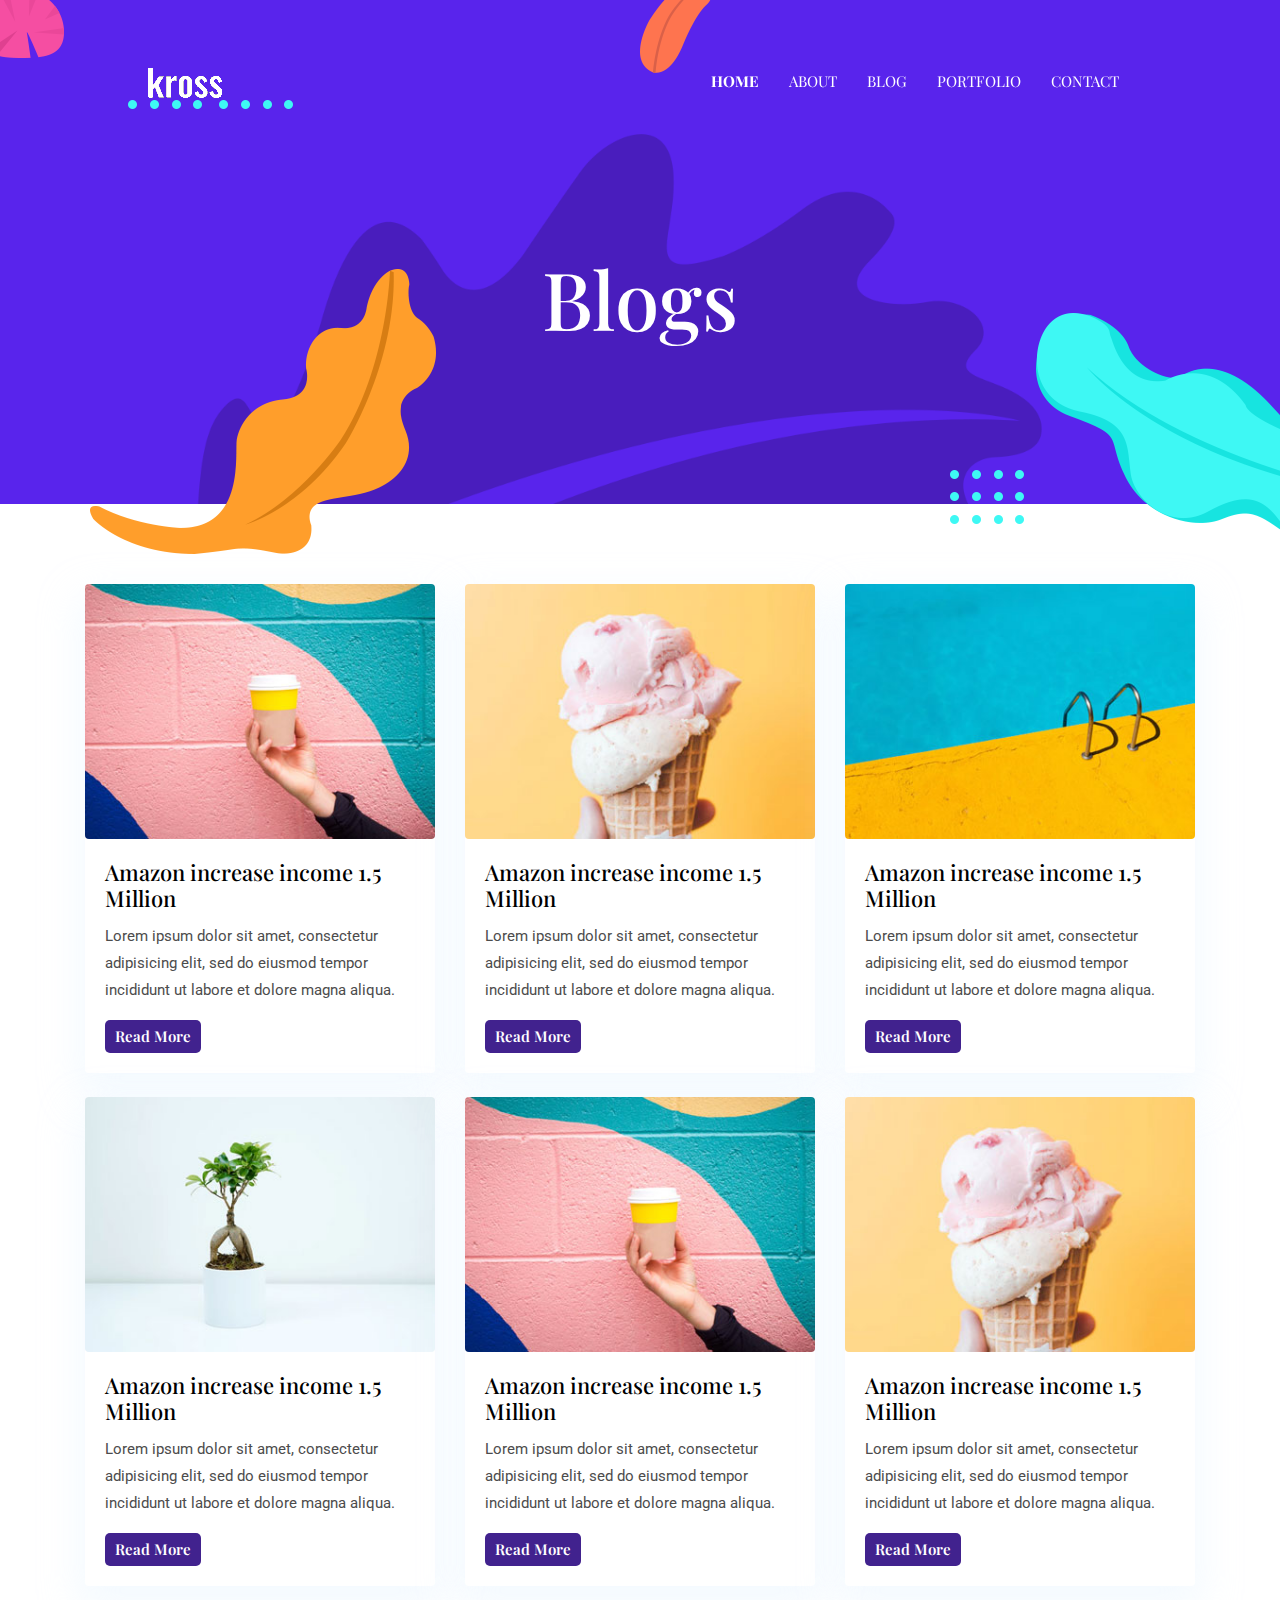
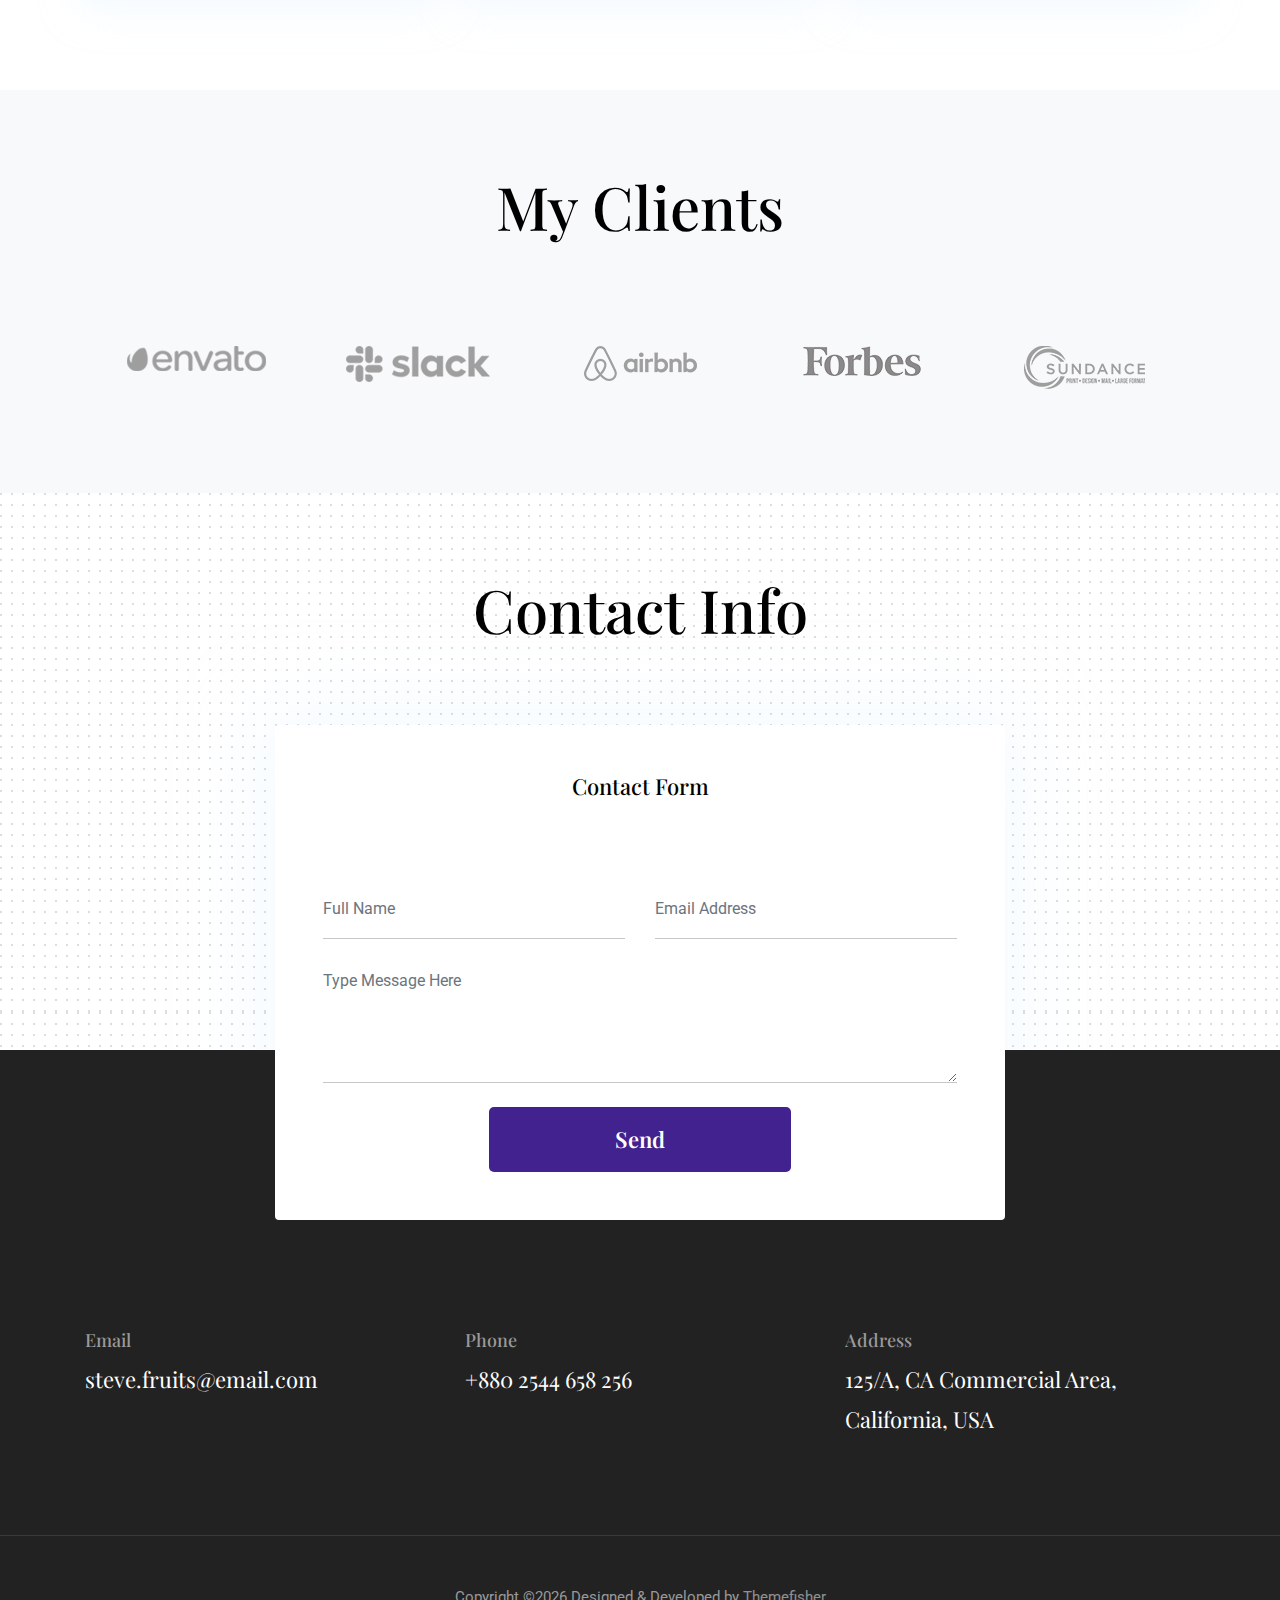
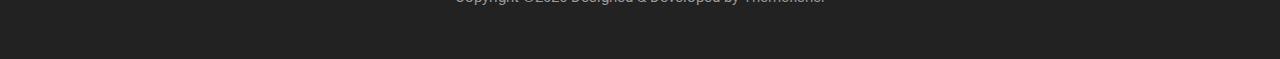
<file: blog.html>
<!--
 // WEBSITE: https://themefisher.com
 // TWITTER: https://twitter.com/themefisher
 // FACEBOOK: https://www.facebook.com/themefisher
 // GITHUB: https://github.com/themefisher/
-->

<!-- 
THEME: Kross - Creative Portfolio Template
VERSION: 1.0.0
AUTHOR: Themefisher

HOMEPAGE: https://themefisher.com/products/kross-creative-portfolio-template/
DEMO: https://demo.themefisher.com/kross/
GITHUB: https://github.com/themefisher/meghna-onepage-html5-business-template

Get HUGO Version : https://gethugothemes.com/products/kross-hugo-theme/

WEBSITE: https://themefisher.com
TWITTER: https://twitter.com/themefisher
FACEBOOK: https://www.facebook.com/themefisher
-->

<!DOCTYPE html>
<html lang="en">
<head>

  <!-- Basic Page Needs
  ================================================== -->
  <meta charset="utf-8">
  <title>Kross - Creative Portfolio Template</title>

  <!-- Mobile Specific Metas
  ================================================== -->
  <meta http-equiv="X-UA-Compatible" content="IE=edge">
  <meta name="description" content="Creative Portfolio Template">
  <meta name="viewport" content="width=device-width, initial-scale=1.0, maximum-scale=5.0">
  <meta name="author" content="Themefisher">
  <meta name="generator" content="Themefisher Kross Template v1.0">
  <!-- Favicon -->
  <link rel="shortcut icon" type="image/x-icon" href="images/favicon.png" />
  
  <!-- ** Plugins Needed for the Project ** -->
  <!-- Bootstrap -->
  <link rel="stylesheet" href="plugins/bootstrap/bootstrap.min.css">
  <!-- slick slider -->
  <link rel="stylesheet" href="plugins/slick/slick.css">
  <!-- themefy-icon -->
  <link rel="stylesheet" href="plugins/themify-icons/themify-icons.css">

  <!-- Main Stylesheet -->
  <link href="css/style.css" rel="stylesheet">

</head>
<body>
  

<header class="navigation fixed-top">
  <nav class="navbar navbar-expand-lg navbar-dark">
    <a class="navbar-brand font-tertiary h3" href="index.html"><img src="images/logo.png" alt="Myself"></a>
    <button class="navbar-toggler" type="button" data-toggle="collapse" data-target="#navigation"
      aria-controls="navigation" aria-expanded="false" aria-label="Toggle navigation">
      <span class="navbar-toggler-icon"></span>
    </button>

    <div class="collapse navbar-collapse text-center" id="navigation">
      <ul class="navbar-nav ml-auto">
        <li class="nav-item active">
          <a class="nav-link" href="index.html">Home</a>
        </li>
        <li class="nav-item">
          <a class="nav-link" href="about.html">about</a>
        </li>
        <li class="nav-item">
          <a class="nav-link" href="blog.html">Blog</a>
        </li>
        <li class="nav-item">
          <a class="nav-link" href="portfolio.html">Portfolio</a>
        </li>
        <li class="nav-item">
          <a class="nav-link" href="contact.html">Contact</a>
        </li>
      </ul>
    </div>
  </nav>
</header>

<!-- page title -->
<section class="page-title bg-primary position-relative">
  <div class="container">
    <div class="row">
      <div class="col-12 text-center">
        <h1 class="text-white font-tertiary">Blogs</h1>
      </div>
    </div>
  </div>
  <!-- background shapes -->
  <img src="images/illustrations/page-title.png" alt="illustrations" class="bg-shape-1 w-100">
  <img src="images/illustrations/leaf-pink-round.png" alt="illustrations" class="bg-shape-2">
  <img src="images/illustrations/dots-cyan.png" alt="illustrations" class="bg-shape-3">
  <img src="images/illustrations/leaf-orange.png" alt="illustrations" class="bg-shape-4">
  <img src="images/illustrations/leaf-yellow.png" alt="illustrations" class="bg-shape-5">
  <img src="images/illustrations/dots-group-cyan.png" alt="illustrations" class="bg-shape-6">
  <img src="images/illustrations/leaf-cyan-lg.png" alt="illustrations" class="bg-shape-7">
</section>
<!-- /page title -->

<!-- blog -->
<section class="section">
  <div class="container">
    <div class="row">
        <div class="col-lg-4 col-sm-6 mb-4">
          <article class="card shadow">
            <img class="rounded card-img-top" src="images/blog/post-5.jpg" alt="post-thumb">
            <div class="card-body">
              <h4 class="card-title"><a class="text-dark" href="blog-single.html">Amazon increase income 1.5 Million</a>
              </h4>
              <p class="cars-text">Lorem ipsum dolor sit amet, consectetur adipisicing elit, sed do eiusmod tempor
                incididunt ut labore et
                dolore magna aliqua.</p>
              <a href="blog-single.html" class="btn btn-xs btn-primary">Read More</a>
            </div>
          </article>
        </div>
      <div class="col-lg-4 col-sm-6 mb-4">
        <article class="card shadow">
          <img class="rounded card-img-top" src="images/blog/post-2.jpg" alt="post-thumb">
          <div class="card-body">
            <h4 class="card-title"><a class="text-dark" href="blog-single.html">Amazon increase income 1.5 Million</a>
            </h4>
            <p class="cars-text">Lorem ipsum dolor sit amet, consectetur adipisicing elit, sed do eiusmod tempor
              incididunt ut labore et
              dolore magna aliqua.</p>
            <a href="blog-single.html" class="btn btn-xs btn-primary">Read More</a>
          </div>
        </article>
      </div>
      <div class="col-lg-4 col-sm-6 mb-4">
        <article class="card shadow">
          <img class="rounded card-img-top" src="images/blog/post-3.jpg" alt="post-thumb">
          <div class="card-body">
            <h4 class="card-title"><a class="text-dark" href="blog-single.html">Amazon increase income 1.5 Million</a>
            </h4>
            <p class="cars-text">Lorem ipsum dolor sit amet, consectetur adipisicing elit, sed do eiusmod tempor
              incididunt ut labore et
              dolore magna aliqua.</p>
            <a href="blog-single.html" class="btn btn-xs btn-primary">Read More</a>
          </div>
        </article>
      </div>
      <div class="col-lg-4 col-sm-6 mb-4">
        <article class="card shadow">
          <img class="rounded card-img-top" src="images/blog/post-4.jpg" alt="post-thumb">
          <div class="card-body">
            <h4 class="card-title"><a class="text-dark" href="blog-single.html">Amazon increase income 1.5 Million</a>
            </h4>
            <p class="cars-text">Lorem ipsum dolor sit amet, consectetur adipisicing elit, sed do eiusmod tempor
              incididunt ut labore et
              dolore magna aliqua.</p>
            <a href="blog-single.html" class="btn btn-xs btn-primary">Read More</a>
          </div>
        </article>
      </div>
      <div class="col-lg-4 col-sm-6 mb-4">
        <article class="card shadow">
          <img class="rounded card-img-top" src="images/blog/post-5.jpg" alt="post-thumb">
          <div class="card-body">
            <h4 class="card-title"><a class="text-dark" href="blog-single.html">Amazon increase income 1.5 Million</a>
            </h4>
            <p class="cars-text">Lorem ipsum dolor sit amet, consectetur adipisicing elit, sed do eiusmod tempor
              incididunt ut labore et
              dolore magna aliqua.</p>
            <a href="blog-single.html" class="btn btn-xs btn-primary">Read More</a>
          </div>
        </article>
      </div>
      <div class="col-lg-4 col-sm-6 mb-4">
        <article class="card shadow">
          <img class="rounded card-img-top" src="images/blog/post-2.jpg" alt="post-thumb">
          <div class="card-body">
            <h4 class="card-title"><a class="text-dark" href="blog-single.html">Amazon increase income 1.5 Million</a>
            </h4>
            <p class="cars-text">Lorem ipsum dolor sit amet, consectetur adipisicing elit, sed do eiusmod tempor
              incididunt ut labore et
              dolore magna aliqua.</p>
            <a href="blog-single.html" class="btn btn-xs btn-primary">Read More</a>
          </div>
        </article>
      </div>
    </div>
  </div>
</section>
<!-- /blog -->

<!-- clients -->
<section class="section bg-light">
  <div class="container">
    <div class="row">
      <div class="col-12 text-center">
        <h2 class="section-title">My Clients</h2>
      </div>
    </div>
    <div class="row">
      <div class="col-12">
        <div class="client-logo-slider d-flex align-items-center">
          <a href="contact.html" class="text-center d-block outline-0 p-4"><img class="d-unset img-fluid"
              src="images/clients-logo/client-logo-1.png" alt="client-logo"></a>
          <a href="contact.html" class="text-center d-block outline-0 p-4"><img class="d-unset img-fluid"
              src="images/clients-logo/client-logo-2.png" alt="client-logo"></a>
          <a href="contact.html" class="text-center d-block outline-0 p-4"><img class="d-unset img-fluid"
              src="images/clients-logo/client-logo-3.png" alt="client-logo"></a>
          <a href="contact.html" class="text-center d-block outline-0 p-4"><img class="d-unset img-fluid"
              src="images/clients-logo/client-logo-4.png" alt="client-logo"></a>
          <a href="contact.html" class="text-center d-block outline-0 p-4"><img class="d-unset img-fluid"
              src="images/clients-logo/client-logo-5.png" alt="client-logo"></a>
          <a href="contact.html" class="text-center d-block outline-0 p-4"><img class="d-unset img-fluid"
              src="images/clients-logo/client-logo-1.png" alt="client-logo"></a>
          <a href="contact.html" class="text-center d-block outline-0 p-4"><img class="d-unset img-fluid"
              src="images/clients-logo/client-logo-2.png" alt="client-logo"></a>
          <a href="contact.html" class="text-center d-block outline-0 p-4"><img class="d-unset img-fluid"
              src="images/clients-logo/client-logo-3.png" alt="client-logo"></a>
          <a href="contact.html" class="text-center d-block outline-0 p-4"><img class="d-unset img-fluid"
              src="images/clients-logo/client-logo-4.png" alt="client-logo"></a>
          <a href="contact.html" class="text-center d-block outline-0 p-4"><img class="d-unset img-fluid"
              src="images/clients-logo/client-logo-5.png" alt="client-logo"></a>
        </div>
      </div>
    </div>
  </div>
</section>
<!-- /clients -->

<!-- contact -->
<section class="section section-on-footer" data-background="images/backgrounds/bg-dots.png">
  <div class="container">
    <div class="row">
      <div class="col-12 text-center">
        <h2 class="section-title">Contact Info</h2>
      </div>
      <div class="col-lg-8 mx-auto">
        <div class="bg-white rounded text-center p-5 shadow-down">
          <h4 class="mb-80">Contact Form</h4>
          <form action="#" class="row">
            <div class="col-md-6">
              <input type="text" id="name" name="name" placeholder="Full Name" class="form-control px-0 mb-4" required>
            </div>
            <div class="col-md-6">
              <input type="email" id="email" name="email" placeholder="Email Address" class="form-control px-0 mb-4" required>
            </div>
            <div class="col-12">
              <textarea name="message" id="message" class="form-control px-0 mb-4"
                placeholder="Type Message Here" required></textarea>
            </div>
            <div class="col-lg-6 col-10 mx-auto">
              <button class="btn btn-primary w-100">send</button>
            </div>
          </form>
        </div>
      </div>
    </div>
  </div>
</section>
<!-- /contact -->

<!-- footer -->
<footer class="bg-dark footer-section">
  <div class="section">
    <div class="container">
      <div class="row">
        <div class="col-md-4">
          <h5 class="text-light">Email</h5>
          <p class="text-white paragraph-lg font-secondary">steve.fruits@email.com</p>
        </div>
        <div class="col-md-4">
          <h5 class="text-light">Phone</h5>
          <p class="text-white paragraph-lg font-secondary">+880 2544 658 256</p>
        </div>
        <div class="col-md-4">
          <h5 class="text-light">Address</h5>
          <p class="text-white paragraph-lg font-secondary">125/A, CA Commercial Area, California, USA</p>
        </div>
      </div>
    </div>
  </div>
  <div class="border-top text-center border-dark py-5">
    <p class="mb-0 text-light">Copyright &copy;<script>
        var CurrentYear = new Date().getFullYear()
        document.write(CurrentYear)
      </script> Designed &amp; Developed by <a class="text-white-50" href="Themefisher">Themefisher</a></p>
  </div>
</footer>
<!-- /footer -->

<!-- jQuery -->
<script src="plugins/jQuery/jquery.min.js"></script>
<!-- Bootstrap JS -->
<script src="plugins/bootstrap/bootstrap.min.js"></script>
<!-- slick slider -->
<script src="plugins/slick/slick.min.js"></script>
<!-- filter -->
<script src="plugins/shuffle/shuffle.min.js"></script>

<!-- Main Script -->
<script src="js/script.js"></script>

</body>
</html>
</file>
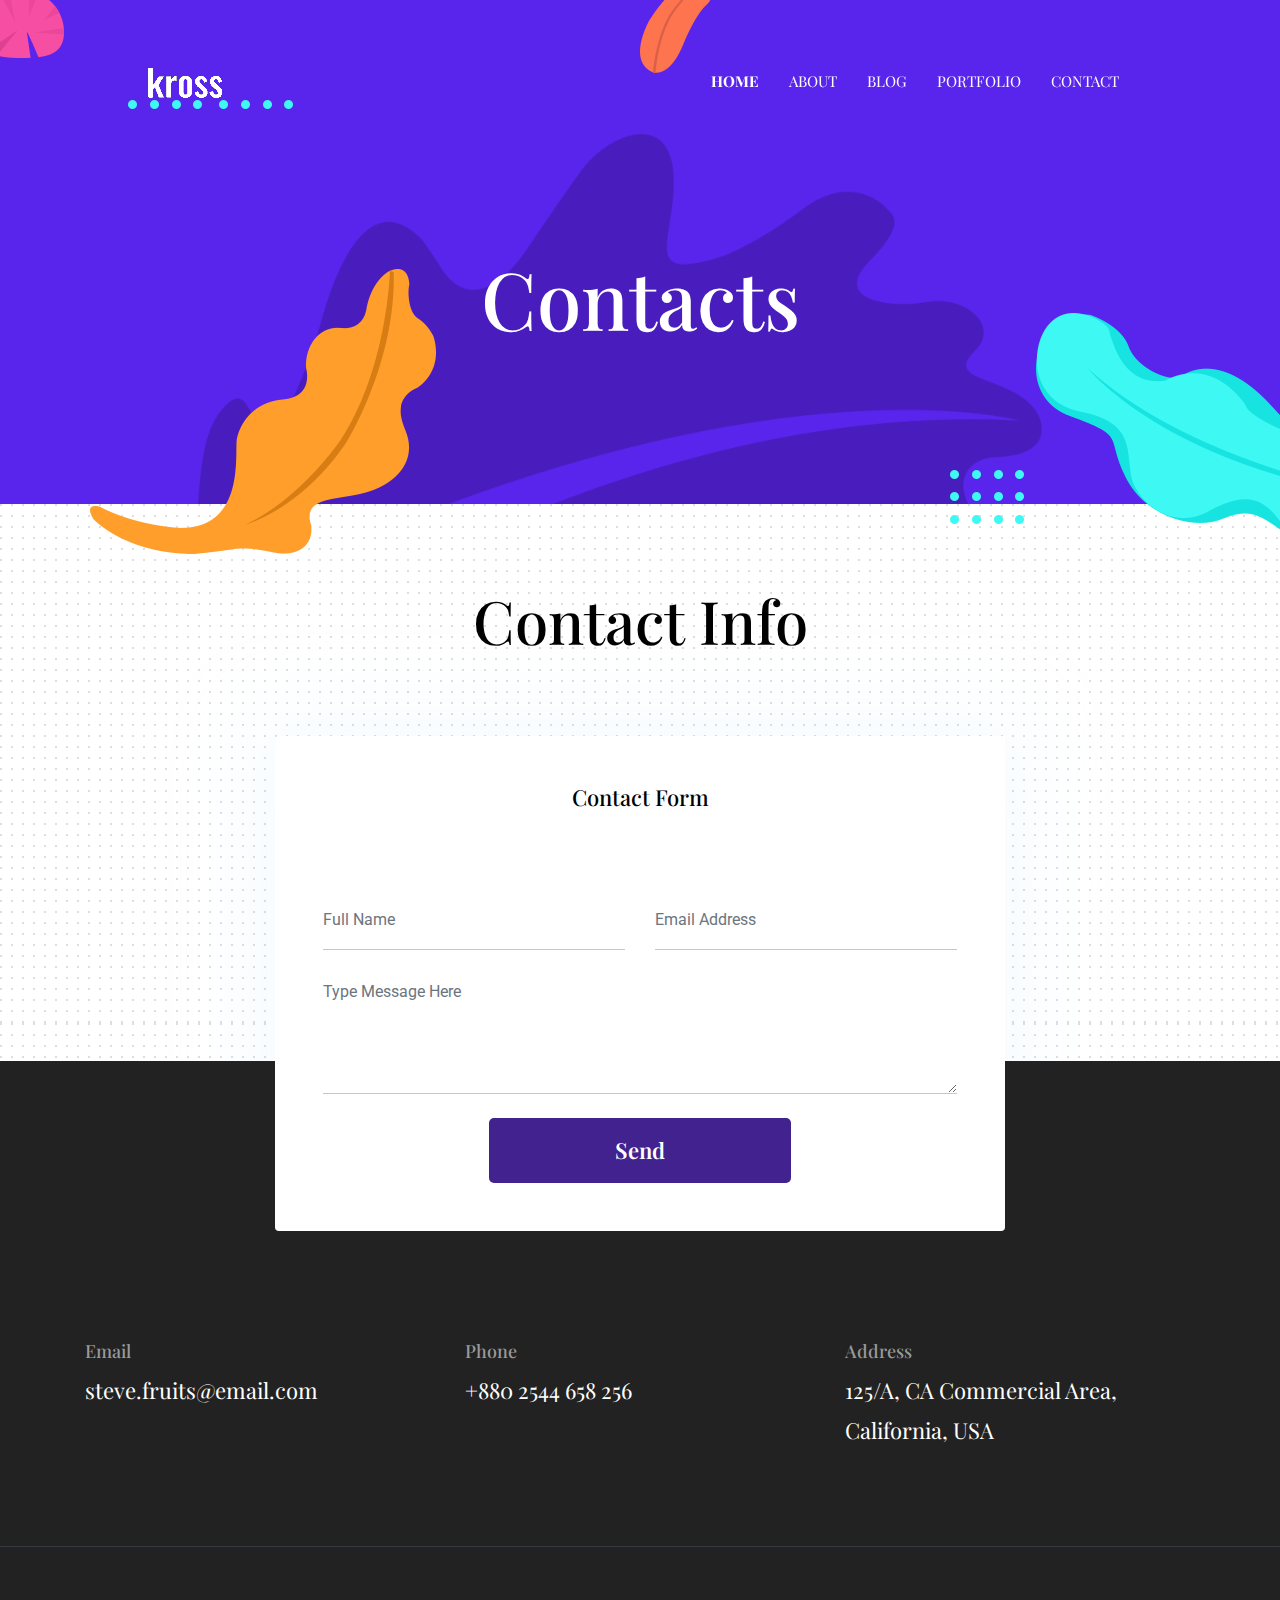
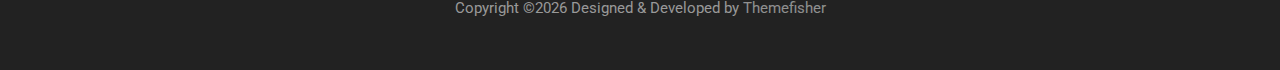
<file: contact.html>
<!--
 // WEBSITE: https://themefisher.com
 // TWITTER: https://twitter.com/themefisher
 // FACEBOOK: https://www.facebook.com/themefisher
 // GITHUB: https://github.com/themefisher/
-->

<!-- 
THEME: Kross - Creative Portfolio Template
VERSION: 1.0.0
AUTHOR: Themefisher

HOMEPAGE: https://themefisher.com/products/kross-creative-portfolio-template/
DEMO: https://demo.themefisher.com/kross/
GITHUB: https://github.com/themefisher/meghna-onepage-html5-business-template

Get HUGO Version : https://gethugothemes.com/products/kross-hugo-theme/

WEBSITE: https://themefisher.com
TWITTER: https://twitter.com/themefisher
FACEBOOK: https://www.facebook.com/themefisher
-->

<!DOCTYPE html>
<html lang="en">
<head>

  <!-- Basic Page Needs
  ================================================== -->
  <meta charset="utf-8">
  <title>Kross - Creative Portfolio Template</title>

  <!-- Mobile Specific Metas
  ================================================== -->
  <meta http-equiv="X-UA-Compatible" content="IE=edge">
  <meta name="description" content="Creative Portfolio Template">
  <meta name="viewport" content="width=device-width, initial-scale=1.0, maximum-scale=5.0">
  <meta name="author" content="Themefisher">
  <meta name="generator" content="Themefisher Kross Template v1.0">
  <!-- Favicon -->
  <link rel="shortcut icon" type="image/x-icon" href="images/favicon.png" />
  
  <!-- ** Plugins Needed for the Project ** -->
  <!-- Bootstrap -->
  <link rel="stylesheet" href="plugins/bootstrap/bootstrap.min.css">
  <!-- slick slider -->
  <link rel="stylesheet" href="plugins/slick/slick.css">
  <!-- themefy-icon -->
  <link rel="stylesheet" href="plugins/themify-icons/themify-icons.css">

  <!-- Main Stylesheet -->
  <link href="css/style.css" rel="stylesheet">

</head>
<body>
  

<header class="navigation fixed-top">
  <nav class="navbar navbar-expand-lg navbar-dark">
    <a class="navbar-brand font-tertiary h3" href="index.html"><img src="images/logo.png" alt="Myself"></a>
    <button class="navbar-toggler" type="button" data-toggle="collapse" data-target="#navigation"
      aria-controls="navigation" aria-expanded="false" aria-label="Toggle navigation">
      <span class="navbar-toggler-icon"></span>
    </button>

    <div class="collapse navbar-collapse text-center" id="navigation">
      <ul class="navbar-nav ml-auto">
        <li class="nav-item active">
          <a class="nav-link" href="index.html">Home</a>
        </li>
        <li class="nav-item">
          <a class="nav-link" href="about.html">about</a>
        </li>
        <li class="nav-item">
          <a class="nav-link" href="blog.html">Blog</a>
        </li>
        <li class="nav-item">
          <a class="nav-link" href="portfolio.html">Portfolio</a>
        </li>
        <li class="nav-item">
          <a class="nav-link" href="contact.html">Contact</a>
        </li>
      </ul>
    </div>
  </nav>
</header>

<!-- page title -->
<section class="page-title bg-primary position-relative">
  <div class="container">
    <div class="row">
      <div class="col-12 text-center">
        <h1 class="text-white font-tertiary">Contacts</h1>
      </div>
    </div>
  </div>
  <!-- background shapes -->
  <img src="images/illustrations/page-title.png" alt="illustrations" class="bg-shape-1 w-100">
  <img src="images/illustrations/leaf-pink-round.png" alt="illustrations" class="bg-shape-2">
  <img src="images/illustrations/dots-cyan.png" alt="illustrations" class="bg-shape-3">
  <img src="images/illustrations/leaf-orange.png" alt="illustrations" class="bg-shape-4">
  <img src="images/illustrations/leaf-yellow.png" alt="illustrations" class="bg-shape-5">
  <img src="images/illustrations/dots-group-cyan.png" alt="illustrations" class="bg-shape-6">
  <img src="images/illustrations/leaf-cyan-lg.png" alt="illustrations" class="bg-shape-7">
</section>
<!-- /page title -->

<!-- contact -->
<section class="section section-on-footer" data-background="images/backgrounds/bg-dots.png">
  <div class="container">
    <div class="row">
      <div class="col-12 text-center">
        <h2 class="section-title">Contact Info</h2>
      </div>
      <div class="col-lg-8 mx-auto">
        <div class="bg-white rounded text-center p-5 shadow-down">
          <h4 class="mb-80">Contact Form</h4>
          <form action="#" class="row">
            <div class="col-md-6">
              <input type="text" id="name" name="name" placeholder="Full Name" class="form-control px-0 mb-4" required>
            </div>
            <div class="col-md-6">
              <input type="email" id="email" name="email" placeholder="Email Address" class="form-control px-0 mb-4" required>
            </div>
            <div class="col-12">
              <textarea name="message" id="message" class="form-control px-0 mb-4"
                placeholder="Type Message Here" required></textarea>
            </div>
            <div class="col-lg-6 col-10 mx-auto">
              <button class="btn btn-primary w-100">send</button>
            </div>
          </form>
        </div>
      </div>
    </div>
  </div>
</section>
<!-- /contact -->

<!-- footer -->
<footer class="bg-dark footer-section">
  <div class="section">
    <div class="container">
      <div class="row">
        <div class="col-md-4">
          <h5 class="text-light">Email</h5>
          <p class="text-white paragraph-lg font-secondary">steve.fruits@email.com</p>
        </div>
        <div class="col-md-4">
          <h5 class="text-light">Phone</h5>
          <p class="text-white paragraph-lg font-secondary">+880 2544 658 256</p>
        </div>
        <div class="col-md-4">
          <h5 class="text-light">Address</h5>
          <p class="text-white paragraph-lg font-secondary">125/A, CA Commercial Area, California, USA</p>
        </div>
      </div>
    </div>
  </div>
  <div class="border-top text-center border-dark py-5">
    <p class="mb-0 text-light">Copyright &copy;<script>
        var CurrentYear = new Date().getFullYear()
        document.write(CurrentYear)
      </script> Designed &amp; Developed by <a class="text-white-50" href="Themefisher">Themefisher</a></p>
  </div>
</footer>
<!-- /footer -->

<!-- jQuery -->
<script src="plugins/jQuery/jquery.min.js"></script>
<!-- Bootstrap JS -->
<script src="plugins/bootstrap/bootstrap.min.js"></script>
<!-- slick slider -->
<script src="plugins/slick/slick.min.js"></script>
<!-- filter -->
<script src="plugins/shuffle/shuffle.min.js"></script>

<!-- Main Script -->
<script src="js/script.js"></script>

</body>
</html>
</file>
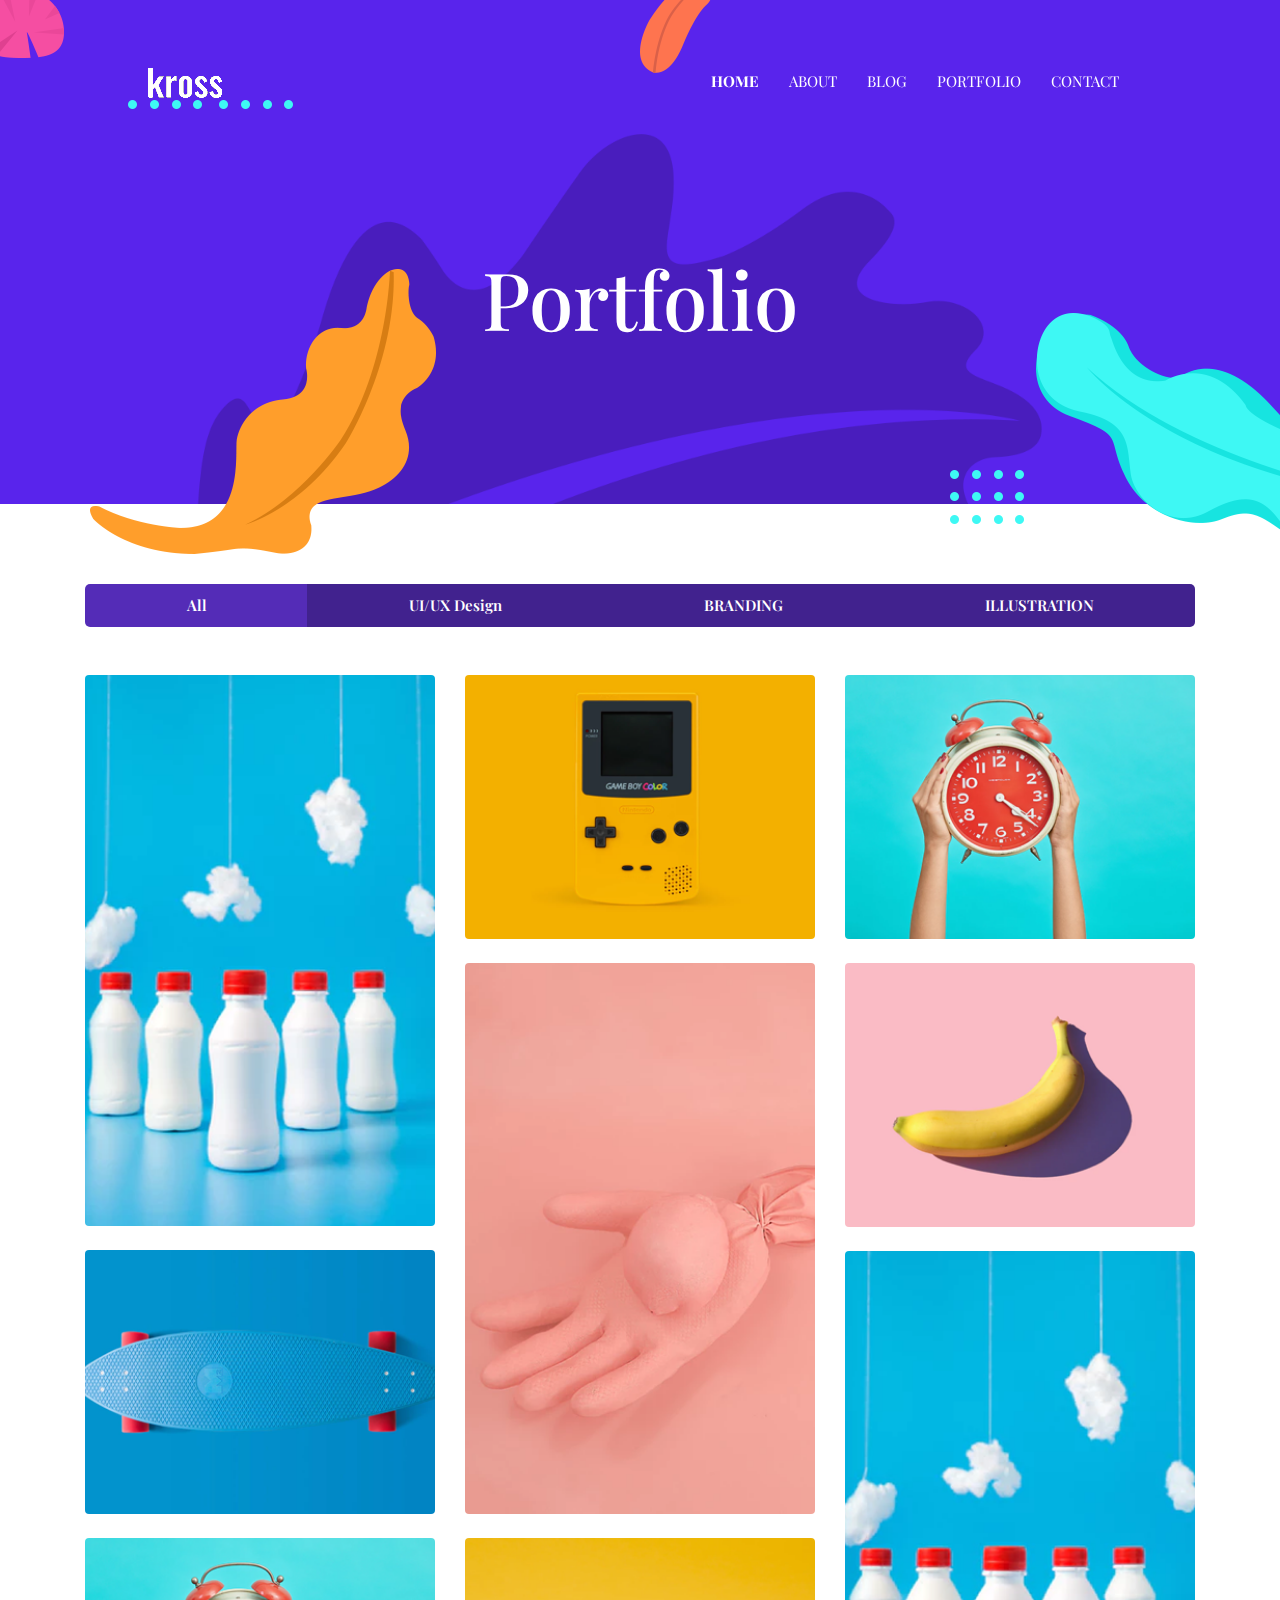
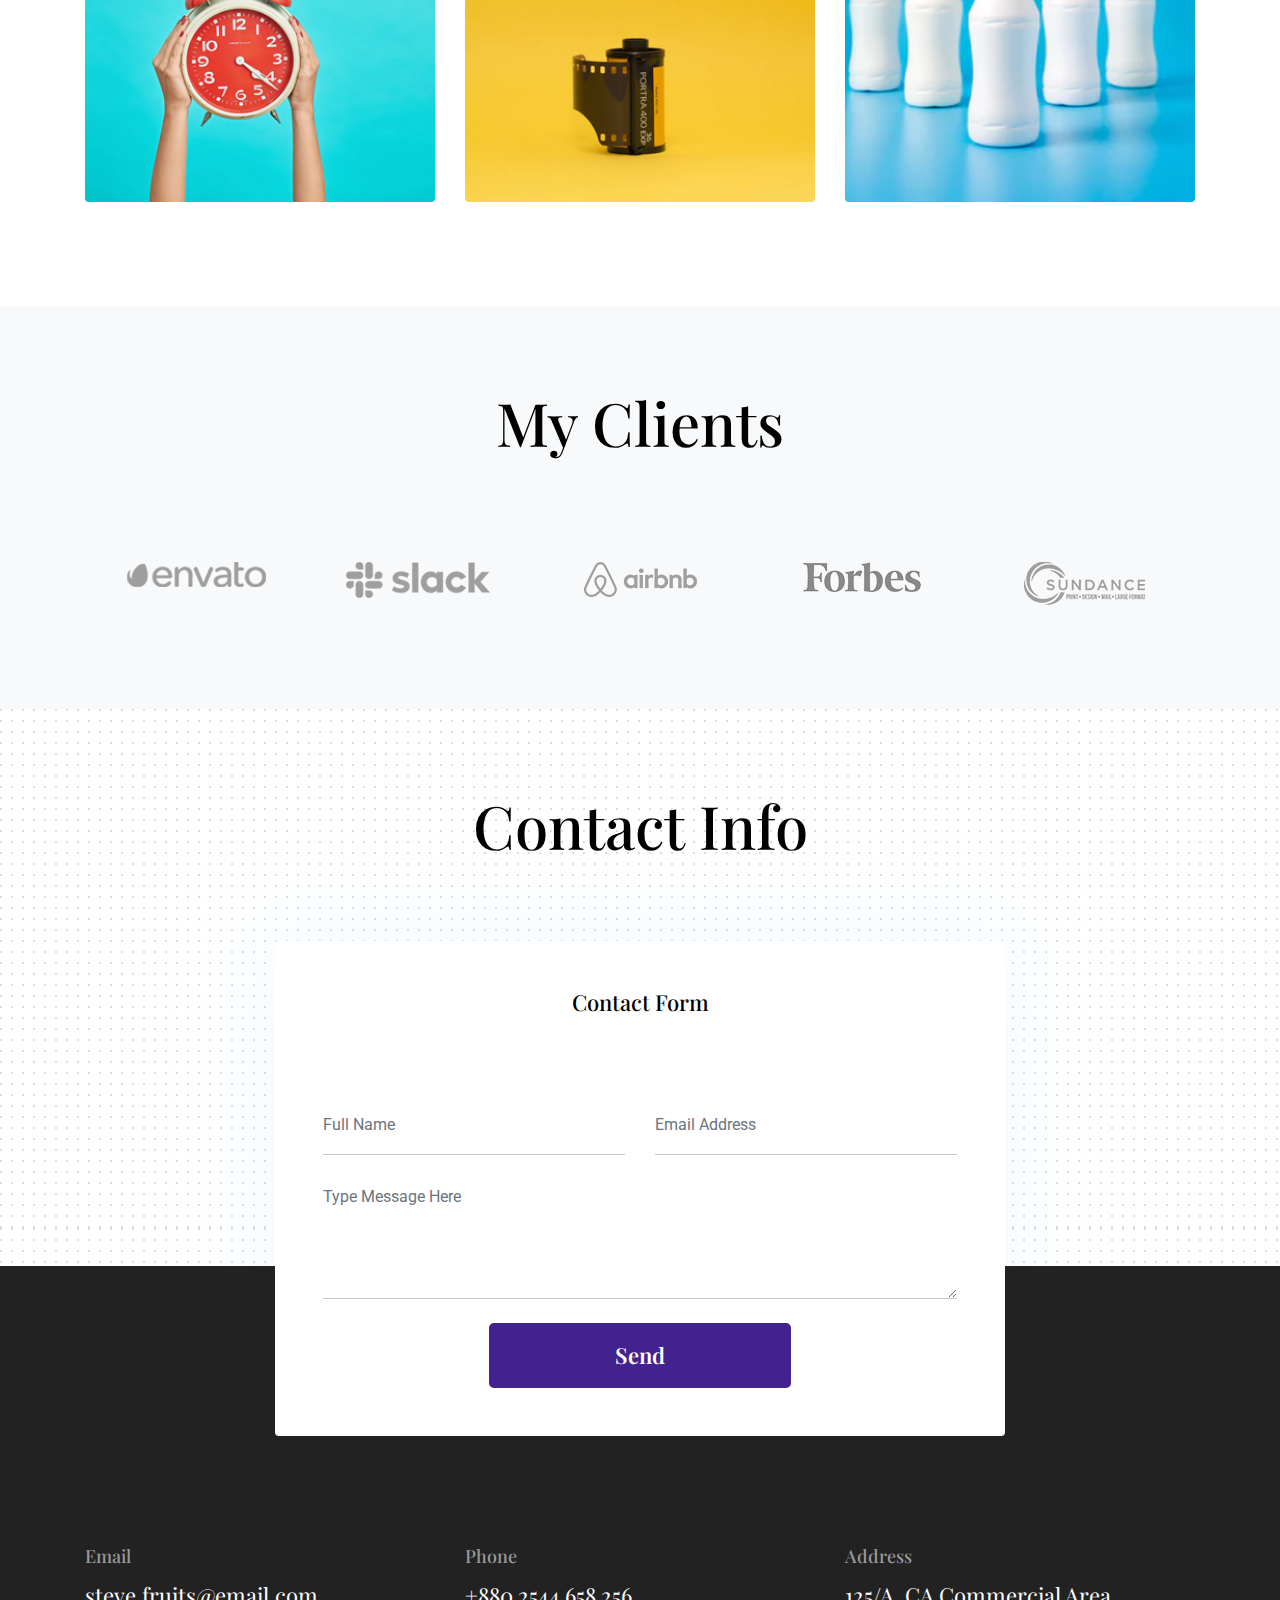
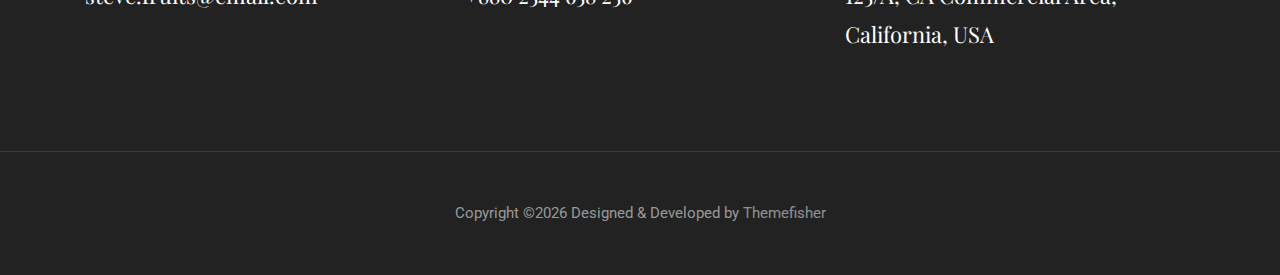
<file: portfolio.html>
<!--
 // WEBSITE: https://themefisher.com
 // TWITTER: https://twitter.com/themefisher
 // FACEBOOK: https://www.facebook.com/themefisher
 // GITHUB: https://github.com/themefisher/
-->

<!-- 
THEME: Kross - Creative Portfolio Template
VERSION: 1.0.0
AUTHOR: Themefisher

HOMEPAGE: https://themefisher.com/products/kross-creative-portfolio-template/
DEMO: https://demo.themefisher.com/kross/
GITHUB: https://github.com/themefisher/meghna-onepage-html5-business-template

Get HUGO Version : https://gethugothemes.com/products/kross-hugo-theme/

WEBSITE: https://themefisher.com
TWITTER: https://twitter.com/themefisher
FACEBOOK: https://www.facebook.com/themefisher
-->

<!DOCTYPE html>
<html lang="en">
<head>

  <!-- Basic Page Needs
  ================================================== -->
  <meta charset="utf-8">
  <title>Kross - Creative Portfolio Template</title>

  <!-- Mobile Specific Metas
  ================================================== -->
  <meta http-equiv="X-UA-Compatible" content="IE=edge">
  <meta name="description" content="Creative Portfolio Template">
  <meta name="viewport" content="width=device-width, initial-scale=1.0, maximum-scale=5.0">
  <meta name="author" content="Themefisher">
  <meta name="generator" content="Themefisher Kross Template v1.0">
  <!-- Favicon -->
  <link rel="shortcut icon" type="image/x-icon" href="images/favicon.png" />
  
  <!-- ** Plugins Needed for the Project ** -->
  <!-- Bootstrap -->
  <link rel="stylesheet" href="plugins/bootstrap/bootstrap.min.css">
  <!-- slick slider -->
  <link rel="stylesheet" href="plugins/slick/slick.css">
  <!-- themefy-icon -->
  <link rel="stylesheet" href="plugins/themify-icons/themify-icons.css">

  <!-- Main Stylesheet -->
  <link href="css/style.css" rel="stylesheet">

</head>
<body>
  

<header class="navigation fixed-top">
  <nav class="navbar navbar-expand-lg navbar-dark">
    <a class="navbar-brand font-tertiary h3" href="index.html"><img src="images/logo.png" alt="Myself"></a>
    <button class="navbar-toggler" type="button" data-toggle="collapse" data-target="#navigation"
      aria-controls="navigation" aria-expanded="false" aria-label="Toggle navigation">
      <span class="navbar-toggler-icon"></span>
    </button>

    <div class="collapse navbar-collapse text-center" id="navigation">
      <ul class="navbar-nav ml-auto">
        <li class="nav-item active">
          <a class="nav-link" href="index.html">Home</a>
        </li>
        <li class="nav-item">
          <a class="nav-link" href="about.html">about</a>
        </li>
        <li class="nav-item">
          <a class="nav-link" href="blog.html">Blog</a>
        </li>
        <li class="nav-item">
          <a class="nav-link" href="portfolio.html">Portfolio</a>
        </li>
        <li class="nav-item">
          <a class="nav-link" href="contact.html">Contact</a>
        </li>
      </ul>
    </div>
  </nav>
</header>

<!-- page title -->
<section class="page-title bg-primary position-relative">
  <div class="container">
    <div class="row">
      <div class="col-12 text-center">
        <h1 class="text-white font-tertiary">Portfolio</h1>
      </div>
    </div>
  </div>
  <!-- background shapes -->
  <img src="images/illustrations/page-title.png" alt="illustrations" class="bg-shape-1 w-100">
  <img src="images/illustrations/leaf-pink-round.png" alt="illustrations" class="bg-shape-2">
  <img src="images/illustrations/dots-cyan.png" alt="illustrations" class="bg-shape-3">
  <img src="images/illustrations/leaf-orange.png" alt="illustrations" class="bg-shape-4">
  <img src="images/illustrations/leaf-yellow.png" alt="illustrations" class="bg-shape-5">
  <img src="images/illustrations/dots-group-cyan.png" alt="illustrations" class="bg-shape-6">
  <img src="images/illustrations/leaf-cyan-lg.png" alt="illustrations" class="bg-shape-7">
</section>
<!-- /page title -->

<!-- portfolio -->
<section class="section">
  <div class="container">
    <div class="row mb-5">
      <div class="col-12">
        <div class="btn-group btn-group-toggle justify-content-center d-flex" data-toggle="buttons">
          <label class="btn btn-sm btn-primary active">
            <input type="radio" name="shuffle-filter" value="all" checked="checked" />All
          </label>
          <label class="btn btn-sm btn-primary">
            <input type="radio" name="shuffle-filter" value="design" />UI/UX Design
          </label>
          <label class="btn btn-sm btn-primary">
            <input type="radio" name="shuffle-filter" value="branding" />BRANDING
          </label>
          <label class="btn btn-sm btn-primary">
            <input type="radio" name="shuffle-filter" value="illustration" />ILLUSTRATION
          </label>
        </div>
      </div>
    </div>
    <div class="row shuffle-wrapper">
      <div class="col-lg-4 col-6 mb-4 shuffle-item" data-groups="[&quot;design&quot;,&quot;illustration&quot;]">
        <div class="position-relative rounded hover-wrapper">
          <img src="images/portfolio/item-1.png" alt="portfolio-image" class="img-fluid rounded w-100 d-block">
          <div class="hover-overlay">
            <div class="hover-content">
              <a class="btn btn-light btn-sm" href="#!">view project</a>
            </div>
          </div>
        </div>
      </div>
      <div class="col-lg-4 col-6 mb-4 shuffle-item" data-groups="[&quot;branding&quot;]">
        <div class="position-relative rounded hover-wrapper">
          <img src="images/portfolio/item-2.png" alt="portfolio-image" class="img-fluid rounded w-100 d-block">
          <div class="hover-overlay">
            <div class="hover-content">
              <a class="btn btn-light btn-sm" href="#!">view project</a>
            </div>
          </div>
        </div>
      </div>
      <div class="col-lg-4 col-6 mb-4 shuffle-item" data-groups="[&quot;illustration&quot;]">
        <div class="position-relative rounded hover-wrapper">
          <img src="images/portfolio/item-3.png" alt="portfolio-image" class="img-fluid rounded w-100 d-block">
          <div class="hover-overlay">
            <div class="hover-content">
              <a class="btn btn-light btn-sm" href="#!">view project</a>
            </div>
          </div>
        </div>
      </div>
      <div class="col-lg-4 col-6 mb-4 shuffle-item" data-groups="[&quot;design&quot;,&quot;branding&quot;]">
        <div class="position-relative rounded hover-wrapper">
          <img src="images/portfolio/item-6.png" alt="portfolio-image" class="img-fluid rounded w-100 d-block">
          <div class="hover-overlay">
            <div class="hover-content">
              <a class="btn btn-light btn-sm" href="#!">view project</a>
            </div>
          </div>
        </div>
      </div>
      <div class="col-lg-4 col-6 mb-4 shuffle-item" data-groups="[&quot;illustration&quot;]">
        <div class="position-relative rounded hover-wrapper">
          <img src="images/portfolio/item-8.png" alt="portfolio-image" class="img-fluid rounded w-100 d-block">
          <div class="hover-overlay">
            <div class="hover-content">
              <a class="btn btn-light btn-sm" href="#!">view project</a>
            </div>
          </div>
        </div>
      </div>
      <div class="col-lg-4 col-6 mb-4 shuffle-item" data-groups="[&quot;design&quot;]">
        <div class="position-relative rounded hover-wrapper">
          <img src="images/portfolio/item-5.png" alt="portfolio-image" class="img-fluid rounded w-100 d-block">
          <div class="hover-overlay">
            <div class="hover-content">
              <a class="btn btn-light btn-sm" href="#!">view project</a>
            </div>
          </div>
        </div>
      </div>
      <div class="col-lg-4 col-6 mb-4 shuffle-item" data-groups="[&quot;branding&quot;]">
        <div class="position-relative rounded hover-wrapper">
          <img src="images/portfolio/item-1.png" alt="portfolio-image" class="img-fluid rounded w-100 d-block">
          <div class="hover-overlay">
            <div class="hover-content">
              <a class="btn btn-light btn-sm" href="#!">view project</a>
            </div>
          </div>
        </div>
      </div>
      <div class="col-lg-4 col-6 mb-4 shuffle-item" data-groups="[&quot;design&quot;,&quot;illustration&quot;,&quot;branding&quot;]">
        <div class="position-relative rounded hover-wrapper">
          <img src="images/portfolio/item-3.png" alt="portfolio-image" class="img-fluid rounded w-100 d-block">
          <div class="hover-overlay">
            <div class="hover-content">
              <a class="btn btn-light btn-sm" href="#!">view project</a>
            </div>
          </div>
        </div>
      </div>
      <div class="col-lg-4 col-6 mb-4 shuffle-item illustration" data-groups="[&quot;illustration&quot;]">
        <div class="position-relative rounded hover-wrapper">
          <img src="images/portfolio/item-7.png" alt="portfolio-image" class="img-fluid rounded w-100 d-block">
          <div class="hover-overlay">
            <div class="hover-content">
              <a class="btn btn-light btn-sm" href="#!">view project</a>
            </div>
          </div>
        </div>
      </div>
    </div>
  </div>
</section>
<!-- /portfolio -->

<!-- clients -->
<section class="section bg-light">
  <div class="container">
    <div class="row">
      <div class="col-12 text-center">
        <h2 class="section-title">My Clients</h2>
      </div>
    </div>
    <div class="row">
      <div class="col-12">
        <div class="client-logo-slider d-flex align-items-center">
          <a href="contact.html" class="text-center d-block outline-0 p-4"><img class="d-unset img-fluid"
              src="images/clients-logo/client-logo-1.png" alt="client-logo"></a>
          <a href="contact.html" class="text-center d-block outline-0 p-4"><img class="d-unset img-fluid"
              src="images/clients-logo/client-logo-2.png" alt="client-logo"></a>
          <a href="contact.html" class="text-center d-block outline-0 p-4"><img class="d-unset img-fluid"
              src="images/clients-logo/client-logo-3.png" alt="client-logo"></a>
          <a href="contact.html" class="text-center d-block outline-0 p-4"><img class="d-unset img-fluid"
              src="images/clients-logo/client-logo-4.png" alt="client-logo"></a>
          <a href="contact.html" class="text-center d-block outline-0 p-4"><img class="d-unset img-fluid"
              src="images/clients-logo/client-logo-5.png" alt="client-logo"></a>
          <a href="contact.html" class="text-center d-block outline-0 p-4"><img class="d-unset img-fluid"
              src="images/clients-logo/client-logo-1.png" alt="client-logo"></a>
          <a href="contact.html" class="text-center d-block outline-0 p-4"><img class="d-unset img-fluid"
              src="images/clients-logo/client-logo-2.png" alt="client-logo"></a>
          <a href="contact.html" class="text-center d-block outline-0 p-4"><img class="d-unset img-fluid"
              src="images/clients-logo/client-logo-3.png" alt="client-logo"></a>
          <a href="contact.html" class="text-center d-block outline-0 p-4"><img class="d-unset img-fluid"
              src="images/clients-logo/client-logo-4.png" alt="client-logo"></a>
          <a href="contact.html" class="text-center d-block outline-0 p-4"><img class="d-unset img-fluid"
              src="images/clients-logo/client-logo-5.png" alt="client-logo"></a>
        </div>
      </div>
    </div>
  </div>
</section>
<!-- /clients -->

<!-- contact -->
<section class="section section-on-footer" data-background="images/backgrounds/bg-dots.png">
  <div class="container">
    <div class="row">
      <div class="col-12 text-center">
        <h2 class="section-title">Contact Info</h2>
      </div>
      <div class="col-lg-8 mx-auto">
        <div class="bg-white rounded text-center p-5 shadow-down">
          <h4 class="mb-80">Contact Form</h4>
          <form action="#" class="row">
            <div class="col-md-6">
              <input type="text" id="name" name="name" placeholder="Full Name" class="form-control px-0 mb-4" required>
            </div>
            <div class="col-md-6">
              <input type="email" id="email" name="email" placeholder="Email Address" class="form-control px-0 mb-4" required>
            </div>
            <div class="col-12">
              <textarea name="message" id="message" class="form-control px-0 mb-4"
                placeholder="Type Message Here" required></textarea>
            </div>
            <div class="col-lg-6 col-10 mx-auto">
              <button class="btn btn-primary w-100">send</button>
            </div>
          </form>
        </div>
      </div>
    </div>
  </div>
</section>
<!-- /contact -->

<!-- footer -->
<footer class="bg-dark footer-section">
  <div class="section">
    <div class="container">
      <div class="row">
        <div class="col-md-4">
          <h5 class="text-light">Email</h5>
          <p class="text-white paragraph-lg font-secondary">steve.fruits@email.com</p>
        </div>
        <div class="col-md-4">
          <h5 class="text-light">Phone</h5>
          <p class="text-white paragraph-lg font-secondary">+880 2544 658 256</p>
        </div>
        <div class="col-md-4">
          <h5 class="text-light">Address</h5>
          <p class="text-white paragraph-lg font-secondary">125/A, CA Commercial Area, California, USA</p>
        </div>
      </div>
    </div>
  </div>
  <div class="border-top text-center border-dark py-5">
    <p class="mb-0 text-light">Copyright &copy;<script>
        var CurrentYear = new Date().getFullYear()
        document.write(CurrentYear)
      </script> Designed &amp; Developed by <a class="text-white-50" href="Themefisher">Themefisher</a></p>
  </div>
</footer>
<!-- /footer -->

<!-- jQuery -->
<script src="plugins/jQuery/jquery.min.js"></script>
<!-- Bootstrap JS -->
<script src="plugins/bootstrap/bootstrap.min.js"></script>
<!-- slick slider -->
<script src="plugins/slick/slick.min.js"></script>
<!-- filter -->
<script src="plugins/shuffle/shuffle.min.js"></script>

<!-- Main Script -->
<script src="js/script.js"></script>

</body>
</html>
</file>
<file: plugins/themify-icons/themify-icons.css>
@font-face{font-family:themify;src:url(fonts/themify.eot?-fvbane);src:url(fonts/themify.eot?#iefix-fvbane) format('embedded-opentype'),url(fonts/themify.woff?-fvbane) format('woff'),url(fonts/themify.ttf?-fvbane) format('truetype'),url(fonts/themify.svg?-fvbane#themify) format('svg');font-weight:400;font-style:normal}[class*=" ti-"],[class^=ti-]{font-family:themify;speak:none;font-style:normal;font-weight:400;font-variant:normal;text-transform:none;line-height:1;-webkit-font-smoothing:antialiased;-moz-osx-font-smoothing:grayscale}.ti-wand:before{content:"\e600"}.ti-volume:before{content:"\e601"}.ti-user:before{content:"\e602"}.ti-unlock:before{content:"\e603"}.ti-unlink:before{content:"\e604"}.ti-trash:before{content:"\e605"}.ti-thought:before{content:"\e606"}.ti-target:before{content:"\e607"}.ti-tag:before{content:"\e608"}.ti-tablet:before{content:"\e609"}.ti-star:before{content:"\e60a"}.ti-spray:before{content:"\e60b"}.ti-signal:before{content:"\e60c"}.ti-shopping-cart:before{content:"\e60d"}.ti-shopping-cart-full:before{content:"\e60e"}.ti-settings:before{content:"\e60f"}.ti-search:before{content:"\e610"}.ti-zoom-in:before{content:"\e611"}.ti-zoom-out:before{content:"\e612"}.ti-cut:before{content:"\e613"}.ti-ruler:before{content:"\e614"}.ti-ruler-pencil:before{content:"\e615"}.ti-ruler-alt:before{content:"\e616"}.ti-bookmark:before{content:"\e617"}.ti-bookmark-alt:before{content:"\e618"}.ti-reload:before{content:"\e619"}.ti-plus:before{content:"\e61a"}.ti-pin:before{content:"\e61b"}.ti-pencil:before{content:"\e61c"}.ti-pencil-alt:before{content:"\e61d"}.ti-paint-roller:before{content:"\e61e"}.ti-paint-bucket:before{content:"\e61f"}.ti-na:before{content:"\e620"}.ti-mobile:before{content:"\e621"}.ti-minus:before{content:"\e622"}.ti-medall:before{content:"\e623"}.ti-medall-alt:before{content:"\e624"}.ti-marker:before{content:"\e625"}.ti-marker-alt:before{content:"\e626"}.ti-arrow-up:before{content:"\e627"}.ti-arrow-right:before{content:"\e628"}.ti-arrow-left:before{content:"\e629"}.ti-arrow-down:before{content:"\e62a"}.ti-lock:before{content:"\e62b"}.ti-location-arrow:before{content:"\e62c"}.ti-link:before{content:"\e62d"}.ti-layout:before{content:"\e62e"}.ti-layers:before{content:"\e62f"}.ti-layers-alt:before{content:"\e630"}.ti-key:before{content:"\e631"}.ti-import:before{content:"\e632"}.ti-image:before{content:"\e633"}.ti-heart:before{content:"\e634"}.ti-heart-broken:before{content:"\e635"}.ti-hand-stop:before{content:"\e636"}.ti-hand-open:before{content:"\e637"}.ti-hand-drag:before{content:"\e638"}.ti-folder:before{content:"\e639"}.ti-flag:before{content:"\e63a"}.ti-flag-alt:before{content:"\e63b"}.ti-flag-alt-2:before{content:"\e63c"}.ti-eye:before{content:"\e63d"}.ti-export:before{content:"\e63e"}.ti-exchange-vertical:before{content:"\e63f"}.ti-desktop:before{content:"\e640"}.ti-cup:before{content:"\e641"}.ti-crown:before{content:"\e642"}.ti-comments:before{content:"\e643"}.ti-comment:before{content:"\e644"}.ti-comment-alt:before{content:"\e645"}.ti-close:before{content:"\e646"}.ti-clip:before{content:"\e647"}.ti-angle-up:before{content:"\e648"}.ti-angle-right:before{content:"\e649"}.ti-angle-left:before{content:"\e64a"}.ti-angle-down:before{content:"\e64b"}.ti-check:before{content:"\e64c"}.ti-check-box:before{content:"\e64d"}.ti-camera:before{content:"\e64e"}.ti-announcement:before{content:"\e64f"}.ti-brush:before{content:"\e650"}.ti-briefcase:before{content:"\e651"}.ti-bolt:before{content:"\e652"}.ti-bolt-alt:before{content:"\e653"}.ti-blackboard:before{content:"\e654"}.ti-bag:before{content:"\e655"}.ti-move:before{content:"\e656"}.ti-arrows-vertical:before{content:"\e657"}.ti-arrows-horizontal:before{content:"\e658"}.ti-fullscreen:before{content:"\e659"}.ti-arrow-top-right:before{content:"\e65a"}.ti-arrow-top-left:before{content:"\e65b"}.ti-arrow-circle-up:before{content:"\e65c"}.ti-arrow-circle-right:before{content:"\e65d"}.ti-arrow-circle-left:before{content:"\e65e"}.ti-arrow-circle-down:before{content:"\e65f"}.ti-angle-double-up:before{content:"\e660"}.ti-angle-double-right:before{content:"\e661"}.ti-angle-double-left:before{content:"\e662"}.ti-angle-double-down:before{content:"\e663"}.ti-zip:before{content:"\e664"}.ti-world:before{content:"\e665"}.ti-wheelchair:before{content:"\e666"}.ti-view-list:before{content:"\e667"}.ti-view-list-alt:before{content:"\e668"}.ti-view-grid:before{content:"\e669"}.ti-uppercase:before{content:"\e66a"}.ti-upload:before{content:"\e66b"}.ti-underline:before{content:"\e66c"}.ti-truck:before{content:"\e66d"}.ti-timer:before{content:"\e66e"}.ti-ticket:before{content:"\e66f"}.ti-thumb-up:before{content:"\e670"}.ti-thumb-down:before{content:"\e671"}.ti-text:before{content:"\e672"}.ti-stats-up:before{content:"\e673"}.ti-stats-down:before{content:"\e674"}.ti-split-v:before{content:"\e675"}.ti-split-h:before{content:"\e676"}.ti-smallcap:before{content:"\e677"}.ti-shine:before{content:"\e678"}.ti-shift-right:before{content:"\e679"}.ti-shift-left:before{content:"\e67a"}.ti-shield:before{content:"\e67b"}.ti-notepad:before{content:"\e67c"}.ti-server:before{content:"\e67d"}.ti-quote-right:before{content:"\e67e"}.ti-quote-left:before{content:"\e67f"}.ti-pulse:before{content:"\e680"}.ti-printer:before{content:"\e681"}.ti-power-off:before{content:"\e682"}.ti-plug:before{content:"\e683"}.ti-pie-chart:before{content:"\e684"}.ti-paragraph:before{content:"\e685"}.ti-panel:before{content:"\e686"}.ti-package:before{content:"\e687"}.ti-music:before{content:"\e688"}.ti-music-alt:before{content:"\e689"}.ti-mouse:before{content:"\e68a"}.ti-mouse-alt:before{content:"\e68b"}.ti-money:before{content:"\e68c"}.ti-microphone:before{content:"\e68d"}.ti-menu:before{content:"\e68e"}.ti-menu-alt:before{content:"\e68f"}.ti-map:before{content:"\e690"}.ti-map-alt:before{content:"\e691"}.ti-loop:before{content:"\e692"}.ti-location-pin:before{content:"\e693"}.ti-list:before{content:"\e694"}.ti-light-bulb:before{content:"\e695"}.ti-Italic:before{content:"\e696"}.ti-info:before{content:"\e697"}.ti-infinite:before{content:"\e698"}.ti-id-badge:before{content:"\e699"}.ti-hummer:before{content:"\e69a"}.ti-home:before{content:"\e69b"}.ti-help:before{content:"\e69c"}.ti-headphone:before{content:"\e69d"}.ti-harddrives:before{content:"\e69e"}.ti-harddrive:before{content:"\e69f"}.ti-gift:before{content:"\e6a0"}.ti-game:before{content:"\e6a1"}.ti-filter:before{content:"\e6a2"}.ti-files:before{content:"\e6a3"}.ti-file:before{content:"\e6a4"}.ti-eraser:before{content:"\e6a5"}.ti-envelope:before{content:"\e6a6"}.ti-download:before{content:"\e6a7"}.ti-direction:before{content:"\e6a8"}.ti-direction-alt:before{content:"\e6a9"}.ti-dashboard:before{content:"\e6aa"}.ti-control-stop:before{content:"\e6ab"}.ti-control-shuffle:before{content:"\e6ac"}.ti-control-play:before{content:"\e6ad"}.ti-control-pause:before{content:"\e6ae"}.ti-control-forward:before{content:"\e6af"}.ti-control-backward:before{content:"\e6b0"}.ti-cloud:before{content:"\e6b1"}.ti-cloud-up:before{content:"\e6b2"}.ti-cloud-down:before{content:"\e6b3"}.ti-clipboard:before{content:"\e6b4"}.ti-car:before{content:"\e6b5"}.ti-calendar:before{content:"\e6b6"}.ti-book:before{content:"\e6b7"}.ti-bell:before{content:"\e6b8"}.ti-basketball:before{content:"\e6b9"}.ti-bar-chart:before{content:"\e6ba"}.ti-bar-chart-alt:before{content:"\e6bb"}.ti-back-right:before{content:"\e6bc"}.ti-back-left:before{content:"\e6bd"}.ti-arrows-corner:before{content:"\e6be"}.ti-archive:before{content:"\e6bf"}.ti-anchor:before{content:"\e6c0"}.ti-align-right:before{content:"\e6c1"}.ti-align-left:before{content:"\e6c2"}.ti-align-justify:before{content:"\e6c3"}.ti-align-center:before{content:"\e6c4"}.ti-alert:before{content:"\e6c5"}.ti-alarm-clock:before{content:"\e6c6"}.ti-agenda:before{content:"\e6c7"}.ti-write:before{content:"\e6c8"}.ti-window:before{content:"\e6c9"}.ti-widgetized:before{content:"\e6ca"}.ti-widget:before{content:"\e6cb"}.ti-widget-alt:before{content:"\e6cc"}.ti-wallet:before{content:"\e6cd"}.ti-video-clapper:before{content:"\e6ce"}.ti-video-camera:before{content:"\e6cf"}.ti-vector:before{content:"\e6d0"}.ti-themify-logo:before{content:"\e6d1"}.ti-themify-favicon:before{content:"\e6d2"}.ti-themify-favicon-alt:before{content:"\e6d3"}.ti-support:before{content:"\e6d4"}.ti-stamp:before{content:"\e6d5"}.ti-split-v-alt:before{content:"\e6d6"}.ti-slice:before{content:"\e6d7"}.ti-shortcode:before{content:"\e6d8"}.ti-shift-right-alt:before{content:"\e6d9"}.ti-shift-left-alt:before{content:"\e6da"}.ti-ruler-alt-2:before{content:"\e6db"}.ti-receipt:before{content:"\e6dc"}.ti-pin2:before{content:"\e6dd"}.ti-pin-alt:before{content:"\e6de"}.ti-pencil-alt2:before{content:"\e6df"}.ti-palette:before{content:"\e6e0"}.ti-more:before{content:"\e6e1"}.ti-more-alt:before{content:"\e6e2"}.ti-microphone-alt:before{content:"\e6e3"}.ti-magnet:before{content:"\e6e4"}.ti-line-double:before{content:"\e6e5"}.ti-line-dotted:before{content:"\e6e6"}.ti-line-dashed:before{content:"\e6e7"}.ti-layout-width-full:before{content:"\e6e8"}.ti-layout-width-default:before{content:"\e6e9"}.ti-layout-width-default-alt:before{content:"\e6ea"}.ti-layout-tab:before{content:"\e6eb"}.ti-layout-tab-window:before{content:"\e6ec"}.ti-layout-tab-v:before{content:"\e6ed"}.ti-layout-tab-min:before{content:"\e6ee"}.ti-layout-slider:before{content:"\e6ef"}.ti-layout-slider-alt:before{content:"\e6f0"}.ti-layout-sidebar-right:before{content:"\e6f1"}.ti-layout-sidebar-none:before{content:"\e6f2"}.ti-layout-sidebar-left:before{content:"\e6f3"}.ti-layout-placeholder:before{content:"\e6f4"}.ti-layout-menu:before{content:"\e6f5"}.ti-layout-menu-v:before{content:"\e6f6"}.ti-layout-menu-separated:before{content:"\e6f7"}.ti-layout-menu-full:before{content:"\e6f8"}.ti-layout-media-right-alt:before{content:"\e6f9"}.ti-layout-media-right:before{content:"\e6fa"}.ti-layout-media-overlay:before{content:"\e6fb"}.ti-layout-media-overlay-alt:before{content:"\e6fc"}.ti-layout-media-overlay-alt-2:before{content:"\e6fd"}.ti-layout-media-left-alt:before{content:"\e6fe"}.ti-layout-media-left:before{content:"\e6ff"}.ti-layout-media-center-alt:before{content:"\e700"}.ti-layout-media-center:before{content:"\e701"}.ti-layout-list-thumb:before{content:"\e702"}.ti-layout-list-thumb-alt:before{content:"\e703"}.ti-layout-list-post:before{content:"\e704"}.ti-layout-list-large-image:before{content:"\e705"}.ti-layout-line-solid:before{content:"\e706"}.ti-layout-grid4:before{content:"\e707"}.ti-layout-grid3:before{content:"\e708"}.ti-layout-grid2:before{content:"\e709"}.ti-layout-grid2-thumb:before{content:"\e70a"}.ti-layout-cta-right:before{content:"\e70b"}.ti-layout-cta-left:before{content:"\e70c"}.ti-layout-cta-center:before{content:"\e70d"}.ti-layout-cta-btn-right:before{content:"\e70e"}.ti-layout-cta-btn-left:before{content:"\e70f"}.ti-layout-column4:before{content:"\e710"}.ti-layout-column3:before{content:"\e711"}.ti-layout-column2:before{content:"\e712"}.ti-layout-accordion-separated:before{content:"\e713"}.ti-layout-accordion-merged:before{content:"\e714"}.ti-layout-accordion-list:before{content:"\e715"}.ti-ink-pen:before{content:"\e716"}.ti-info-alt:before{content:"\e717"}.ti-help-alt:before{content:"\e718"}.ti-headphone-alt:before{content:"\e719"}.ti-hand-point-up:before{content:"\e71a"}.ti-hand-point-right:before{content:"\e71b"}.ti-hand-point-left:before{content:"\e71c"}.ti-hand-point-down:before{content:"\e71d"}.ti-gallery:before{content:"\e71e"}.ti-face-smile:before{content:"\e71f"}.ti-face-sad:before{content:"\e720"}.ti-credit-card:before{content:"\e721"}.ti-control-skip-forward:before{content:"\e722"}.ti-control-skip-backward:before{content:"\e723"}.ti-control-record:before{content:"\e724"}.ti-control-eject:before{content:"\e725"}.ti-comments-smiley:before{content:"\e726"}.ti-brush-alt:before{content:"\e727"}.ti-youtube:before{content:"\e728"}.ti-vimeo:before{content:"\e729"}.ti-twitter:before{content:"\e72a"}.ti-time:before{content:"\e72b"}.ti-tumblr:before{content:"\e72c"}.ti-skype:before{content:"\e72d"}.ti-share:before{content:"\e72e"}.ti-share-alt:before{content:"\e72f"}.ti-rocket:before{content:"\e730"}.ti-pinterest:before{content:"\e731"}.ti-new-window:before{content:"\e732"}.ti-microsoft:before{content:"\e733"}.ti-list-ol:before{content:"\e734"}.ti-linkedin:before{content:"\e735"}.ti-layout-sidebar-2:before{content:"\e736"}.ti-layout-grid4-alt:before{content:"\e737"}.ti-layout-grid3-alt:before{content:"\e738"}.ti-layout-grid2-alt:before{content:"\e739"}.ti-layout-column4-alt:before{content:"\e73a"}.ti-layout-column3-alt:before{content:"\e73b"}.ti-layout-column2-alt:before{content:"\e73c"}.ti-instagram:before{content:"\e73d"}.ti-google:before{content:"\e73e"}.ti-github:before{content:"\e73f"}.ti-flickr:before{content:"\e740"}.ti-facebook:before{content:"\e741"}.ti-dropbox:before{content:"\e742"}.ti-dribbble:before{content:"\e743"}.ti-apple:before{content:"\e744"}.ti-android:before{content:"\e745"}.ti-save:before{content:"\e746"}.ti-save-alt:before{content:"\e747"}.ti-yahoo:before{content:"\e748"}.ti-wordpress:before{content:"\e749"}.ti-vimeo-alt:before{content:"\e74a"}.ti-twitter-alt:before{content:"\e74b"}.ti-tumblr-alt:before{content:"\e74c"}.ti-trello:before{content:"\e74d"}.ti-stack-overflow:before{content:"\e74e"}.ti-soundcloud:before{content:"\e74f"}.ti-sharethis:before{content:"\e750"}.ti-sharethis-alt:before{content:"\e751"}.ti-reddit:before{content:"\e752"}.ti-pinterest-alt:before{content:"\e753"}.ti-microsoft-alt:before{content:"\e754"}.ti-linux:before{content:"\e755"}.ti-jsfiddle:before{content:"\e756"}.ti-joomla:before{content:"\e757"}.ti-html5:before{content:"\e758"}.ti-flickr-alt:before{content:"\e759"}.ti-email:before{content:"\e75a"}.ti-drupal:before{content:"\e75b"}.ti-dropbox-alt:before{content:"\e75c"}.ti-css3:before{content:"\e75d"}.ti-rss:before{content:"\e75e"}.ti-rss-alt:before{content:"\e75f"}
</file>
<file: css/style.css>
/**
 * WEBSITE: https://themefisher.com
 * TWITTER: https://twitter.com/themefisher
 * FACEBOOK: https://www.facebook.com/themefisher
 * GITHUB: https://github.com/themefisher/
 */

/*!
THEME: Kross - Creative Portfolio Template
VERSION: 1.0.0
AUTHOR: Themefisher

HOMEPAGE: https://themefisher.com/products/kross-creative-portfolio-template/
DEMO: https://demo.themefisher.com/kross/
GITHUB: https://github.com/themefisher/meghna-onepage-html5-business-template

Get HUGO Version : https://gethugothemes.com/products/kross-hugo-theme/

WEBSITE: https://themefisher.com
TWITTER: https://twitter.com/themefisher
FACEBOOK: https://www.facebook.com/themefisher
*/
/*  typography */
@import url("https://fonts.googleapis.com/css?family=Playfair+Display:700|Roboto:400");
body {
  line-height: 1.2;
  font-family: "Roboto", sans-serif;
  -webkit-font-smoothing: antialiased;
  font-size: 15px;
  color: #4c4c4c;
}

p, .paragraph {
  font-weight: 400;
  color: #4c4c4c;
  font-size: 15px;
  line-height: 1.8;
  font-family: "Roboto", sans-serif;
}
p-lg, .paragraph-lg {
  font-size: 22px;
}

h1, h2, h3, h4, h5, h6 {
  color: #000;
  font-family: "Playfair Display", serif;
  line-height: 1.2;
}

h1, .h1 {
  font-size: 80px;
}
@media (max-width: 991px) {
  h1, .h1 {
    font-size: 65px;
  }
}

h2, .h2 {
  font-size: 60px;
}
@media (max-width: 991px) {
  h2, .h2 {
    font-size: 50px;
  }
}

h3, .h3 {
  font-size: 40px;
}

h4, .h4 {
  font-size: 22px;
}

h5, .h5 {
  font-size: 18px;
}

h6, .h6 {
  font-size: 14px;
}

/* Button style */
.btn {
  font-size: 22px;
  font-family: "Playfair Display", serif;
  text-transform: capitalize;
  padding: 16px 44px;
  border-radius: 5px;
  font-weight: 600;
  border: 0;
  position: relative;
  z-index: 1;
  transition: 0.2s ease;
}
.btn:focus {
  outline: 0;
  box-shadow: none !important;
}
.btn:active {
  box-shadow: none;
}
.btn-sm {
  font-size: 15px;
  padding: 10px 30px;
}
.btn-xs {
  padding: 5px 10px;
  font-size: 15px;
}

.btn-primary {
  background: #41228e;
  color: #fff;
}
.btn-primary:active {
  background: #542cb7 !important;
}
.btn-primary:hover {
  background: #542cb7;
}
.btn-primary.focus, .btn-primary.active {
  background: #542cb7 !important;
  box-shadow: none !important;
}

.btn-transparent {
  background: transparent;
  color: #41228e;
  font-weight: bold;
}
.btn-transparent:active, .btn-transparent:hover {
  color: #41228e;
}

body {
  background-color: #fff;
  overflow-x: hidden;
}

::-moz-selection {
  background: #542cb7;
  color: #fff;
}

::selection {
  background: #542cb7;
  color: #fff;
}

/* preloader */
.preloader {
  position: fixed;
  top: 0;
  left: 0;
  right: 0;
  bottom: 0;
  background-color: #fff;
  z-index: 999;
  display: flex;
  align-items: center;
  justify-content: center;
}

ol,
ul {
  list-style-type: none;
  margin: 0px;
}

img {
  vertical-align: middle;
  border: 0;
}

a,
a:hover,
a:focus {
  text-decoration: none;
}

a,
button,
select {
  cursor: pointer;
  transition: 0.2s ease;
}
a:focus,
button:focus,
select:focus {
  outline: 0;
}

a.text-dark:hover {
  color: #41228e !important;
}

a:hover {
  color: #41228e;
}

.slick-slide {
  outline: 0;
}

.section {
  padding-top: 80px;
  padding-bottom: 80px;
}
.section-title {
  margin-bottom: 80px;
  font-family: "Playfair Display", serif;
}

.bg-cover {
  background-size: cover;
  background-position: center center;
  background-repeat: no-repeat;
}

/* overlay */
.overlay {
  position: relative;
}
.overlay::before {
  position: absolute;
  content: "";
  height: 100%;
  width: 100%;
  top: 0;
  left: 0;
  background: #000;
  opacity: 0.5;
}

.outline-0 {
  outline: 0 !important;
}

.d-unset {
  display: unset !important;
}

.bg-primary {
  background: #4307e9e1 !important;
}

.bg-gray {
  background: #8f3737 !important;
}

.text-primary {
  color: #41228e !important;
}

.text-color {
  color: #4c4c4c;
}

.text-dark {
  color: #000 !important;
}

.text-light {
  color: #999999 !important;
}

.mb-10 {
  margin-bottom: 10px !important;
}

.mb-20 {
  margin-bottom: 20px !important;
}

.mb-30 {
  margin-bottom: 30px !important;
}

.mb-40 {
  margin-bottom: 40px !important;
}

.mb-50 {
  margin-bottom: 50px !important;
}

.mb-60 {
  margin-bottom: 60px !important;
}

.mb-70 {
  margin-bottom: 70px !important;
}

.mb-80 {
  margin-bottom: 80px !important;
}

.mb-90 {
  margin-bottom: 90px !important;
}

.mb-100 {
  margin-bottom: 100px !important;
}

.zindex-1 {
  z-index: 1;
}

.rounded-lg {
  border-radius: 15px;
}

.overflow-hidden {
  overflow: hidden;
}

.font-secondary {
  font-family: "Playfair Display", serif !important;
}

.font-tertiary {
  font-family: "Playfair Display", serif !important;
}

.shadow {
  box-shadow: 0px 18px 39.1px 6.9px rgba(224, 241, 255, 0.34) !important;
}

.bg-dark {
  background-color: #222222 !important;
}

/* icon */
.icon {
  font-size: 45px;
}

.icon-bg {
  height: 100px;
  width: 100px;
  line-height: 100px;
  text-align: center;
}

.icon-light {
  color: #c8d5ef;
}

/* /icon */
/* slick slider */
.slick-dots {
  text-align: center;
  padding-left: 0;
}
.slick-dots li {
  display: inline-block;
  margin: 2px;
}
.slick-dots li.slick-active button {
  background: #fff;
  width: 25px;
}
.slick-dots li button {
  height: 6px;
  width: 12px;
  background: rgba(255, 255, 255, 0.5);
  color: transparent;
  border-radius: 10px;
  overflow: hidden;
  transition: 0.2s ease;
  border: 0;
}

/* /slick slider */
/* form */
.form-control {
  border: 0;
  border-radius: 0;
  border-bottom: 1px solid #c7c7c7;
  height: 60px;
}
.form-control:focus {
  border-color: #41228e;
  outline: 0;
  box-shadow: none !important;
}

textarea.form-control {
  height: 120px;
}

/* /form */
/* card */
.card {
  border: 0;
}
.card-header {
  border: 0;
}
.card-footer {
  border: 0;
}

/* /card */
.navigation {
  padding: 40px 130px;
  transition: 0.3s ease;
}
.navigation.nav-bg {
  background-color: #41228e;
  padding: 15px 100px;
}
@media (max-width: 991px) {
  .navigation.nav-bg {
    padding: 15px 20px;
  }
}
@media (max-width: 991px) {
  .navigation {
    padding: 20px;
    background: #41228e;
  }
}

.navbar .nav-item .nav-link {
  font-family: "Playfair Display", serif;
  text-transform: uppercase;
  padding: 15px;
}
.navbar .nav-item.active {
  font-weight: bold;
}

.navbar-dark .navbar-nav .nav-link {
  color: #fff;
}

.hero-area {
  padding: 300px 0 200px;
  position: relative;
}
@media (max-width: 767px) {
  .hero-area {
    padding: 250px 0 150px;
    overflow: hidden;
  }
}
.hero-area h1 {
  position: relative;
  z-index: 2;
}

.layer {
  position: absolute;
  z-index: 1;
}

#l1 {
  bottom: 0;
  left: 0;
}

#l2 {
  top: 190px;
  left: -250px;
}

#l3 {
  top: 200px;
  left: 40%;
}

#l4 {
  top: 200px;
  right: 40%;
}

#l5 {
  top: 100px;
  right: -150px;
}

#l6 {
  bottom: -20px;
  left: 10%;
}

#l7 {
  bottom: 100px;
  left: 20%;
}

#l8 {
  bottom: 160px;
  right: 45%;
}

#l9 {
  bottom: 100px;
  right: -10px;
}

.layer-bg {
  position: absolute;
  bottom: 0;
  left: 0;
}

/* skills */
.progress-wrapper {
  height: 130px;
  overflow: hidden;
}

.wave {
  position: absolute;
  width: 100%;
  height: 100%;
}
.wave::before, .wave::after {
  content: "";
  position: absolute;
  width: 800px;
  height: 800px;
  bottom: 0;
  left: 50%;
  background-color: rgba(255, 255, 255, 0.4);
  border-radius: 45%;
  transform: translateX(-50%) rotate(0);
  -webkit-animation: rotate 6s linear infinite;
          animation: rotate 6s linear infinite;
  z-index: 10;
}
.wave::after {
  border-radius: 47%;
  background-color: rgba(255, 255, 255, 0.9);
  transform: translateX(-50%) rotate(0);
  -webkit-animation: rotate 10s linear -5s infinite;
          animation: rotate 10s linear -5s infinite;
  z-index: 20;
}

@-webkit-keyframes rotate {
  50% {
    transform: translateX(-50%) rotate(180deg);
  }
  100% {
    transform: translateX(-50%) rotate(360deg);
  }
}

@keyframes rotate {
  50% {
    transform: translateX(-50%) rotate(180deg);
  }
  100% {
    transform: translateX(-50%) rotate(360deg);
  }
}
/* /skills */
/* education */
.edu-bg-image {
  position: absolute;
  left: 0;
  top: -300px;
  z-index: -1;
}

/* /education */
/* service */
.hover-bg-primary {
  transition: 0.3s ease;
}
.hover-bg-primary:hover {
  background: #41228e;
}
.hover-bg-primary:hover * {
  color: #fff;
}

.active-bg-primary {
  transition: 0.3s ease;
  background: #41228e;
}
.active-bg-primary * {
  color: #fff;
}

.hover-shadow {
  transition: 0.2s ease;
}
.hover-shadow:hover {
  box-shadow: 0px 18px 40px 8px rgba(224, 241, 255, 0.54) !important;
}

/* /service */
/* portfolio */
.hover-wrapper {
  overflow: hidden;
}
.hover-wrapper img {
  transition: 0.3s ease;
  transform: scale(1.1);
}
.hover-wrapper:hover img {
  transform: scale(1);
}
.hover-wrapper:hover .hover-overlay {
  opacity: 1;
  visibility: visible;
}

.hover-overlay {
  position: absolute;
  height: 100%;
  width: 100%;
  border-radius: inherit;
  top: 0;
  left: 0;
  background: rgba(0, 0, 0, 0.3);
  opacity: 0;
  visibility: hidden;
  transition: 0.3s ease;
}

.hover-content {
  position: absolute;
  top: 50%;
  transform: translateY(-50%);
  left: 0;
  right: 0;
  text-align: center;
}

/* /portfolio */
/* testimonial */
.testimonial-content strong {
  color: #2bfdff;
  font-weight: normal;
}

.testimonial-bg-shapes .container {
  position: relative;
  z-index: 1;
}
.testimonial-bg-shapes .bg-map {
  position: absolute;
  left: 50%;
  top: 50%;
  transform: translate(-50%, -50%);
}
.testimonial-bg-shapes .bg-shape-1 {
  position: absolute;
  left: 100px;
  top: -50px;
}
.testimonial-bg-shapes .bg-shape-2 {
  position: absolute;
  right: 150px;
  top: 50px;
}
.testimonial-bg-shapes .bg-shape-3 {
  position: absolute;
  right: 50px;
  top: 200px;
}
.testimonial-bg-shapes .bg-shape-4 {
  position: absolute;
  left: 100px;
  bottom: 200px;
}
.testimonial-bg-shapes .bg-shape-5 {
  position: absolute;
  right: 200px;
  bottom: -50px;
}

/* /testimonial */
/* footer */
.footer-section {
  padding-top: 200px;
}

.section-on-footer {
  margin-bottom: -250px;
}

.shadow-down {
  position: relative;
}
.shadow-down::before {
  position: absolute;
  content: "";
  box-shadow: 0px 0px 80.75px 14.25px rgba(224, 241, 255, 0.34);
  height: 100%;
  width: 100%;
  left: 0;
  top: 0;
  z-index: -1;
}

/* /footer */
.card-lg {
  flex-direction: row-reverse;
  align-items: center;
}
@media (max-width: 991px) {
  .card-lg {
    flex-direction: column;
  }
}

blockquote {
  display: inline-block;
  padding: 20px 25px;
  background: #eaeaea;
  border-left: 3px solid #41228e;
  font-style: italic;
  font-size: 22px;
  line-height: 1.7;
}

.content * {
  margin-bottom: 20px;
}
.content strong {
  font-family: "Playfair Display", serif;
  font-size: 22px;
  font-weight: normal;
  color: #000;
  display: inherit;
  line-height: 1.5;
}

.page-title-alt {
  padding: 350px 0 70px;
}

.border-thick {
  border: 10px solid;
}

.drag-lg-top {
  margin-top: -230px;
}
@media (max-width: 991px) {
  .drag-lg-top {
    margin-top: 0;
  }
}

.page-title-alt .container {
  position: relative;
  z-index: 1;
}
.page-title-alt .bg-shape-1 {
  position: absolute;
  left: 0;
  top: 0;
  height: 100%;
}
.page-title-alt .bg-shape-2 {
  position: absolute;
  left: 70px;
  top: 100px;
}
.page-title-alt .bg-shape-3 {
  position: absolute;
  left: 30%;
  top: 50px;
  transform: rotate(180deg);
}
.page-title-alt .bg-shape-4 {
  position: absolute;
  left: 100px;
  bottom: 100px;
}
.page-title-alt .bg-shape-5 {
  position: absolute;
  left: 40%;
  bottom: -25px;
}
.page-title-alt .bg-shape-6 {
  position: absolute;
  bottom: 100px;
  right: -100px;
}

.page-title {
  padding: 250px 0 150px;
}
.page-title .container {
  position: relative;
  z-index: 1;
}
.page-title .bg-shape-1 {
  position: absolute;
  left: 0;
  bottom: 0;
  width: 100%;
}
.page-title .bg-shape-2 {
  position: absolute;
  left: -20px;
  top: -10px;
}
.page-title .bg-shape-3 {
  position: absolute;
  left: 10%;
  top: 100px;
}
.page-title .bg-shape-4 {
  position: absolute;
  left: 50%;
  top: -20px;
}
.page-title .bg-shape-5 {
  position: absolute;
  left: 90px;
  bottom: -50px;
  transform: rotate(180deg);
}
.page-title .bg-shape-6 {
  position: absolute;
  right: 20%;
  bottom: -20px;
}
.page-title .bg-shape-7 {
  position: absolute;
  right: -220px;
  bottom: -100px;
}

.filter-controls li {
  cursor: pointer;
}
.filter-controls li.active {
  font-weight: bold;
}
/*# sourceMappingURL=style.css.map */
</file>
